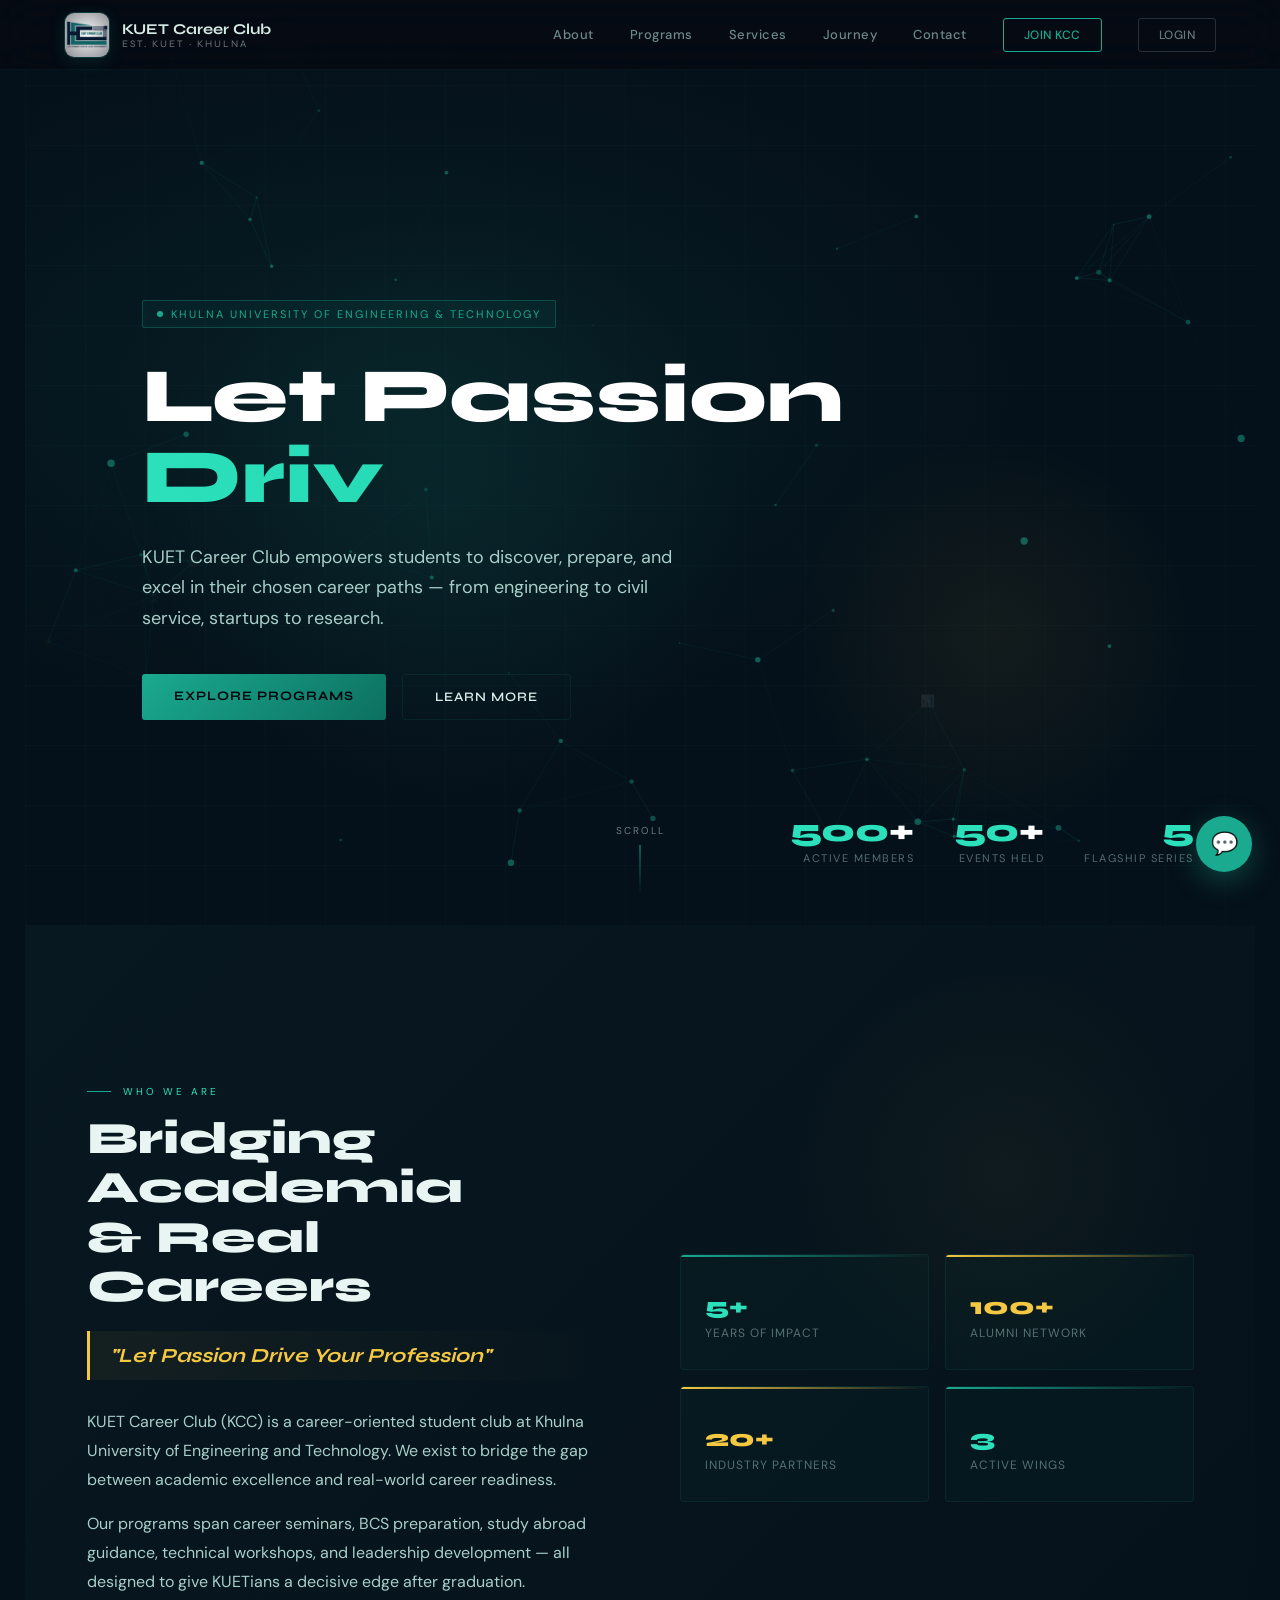
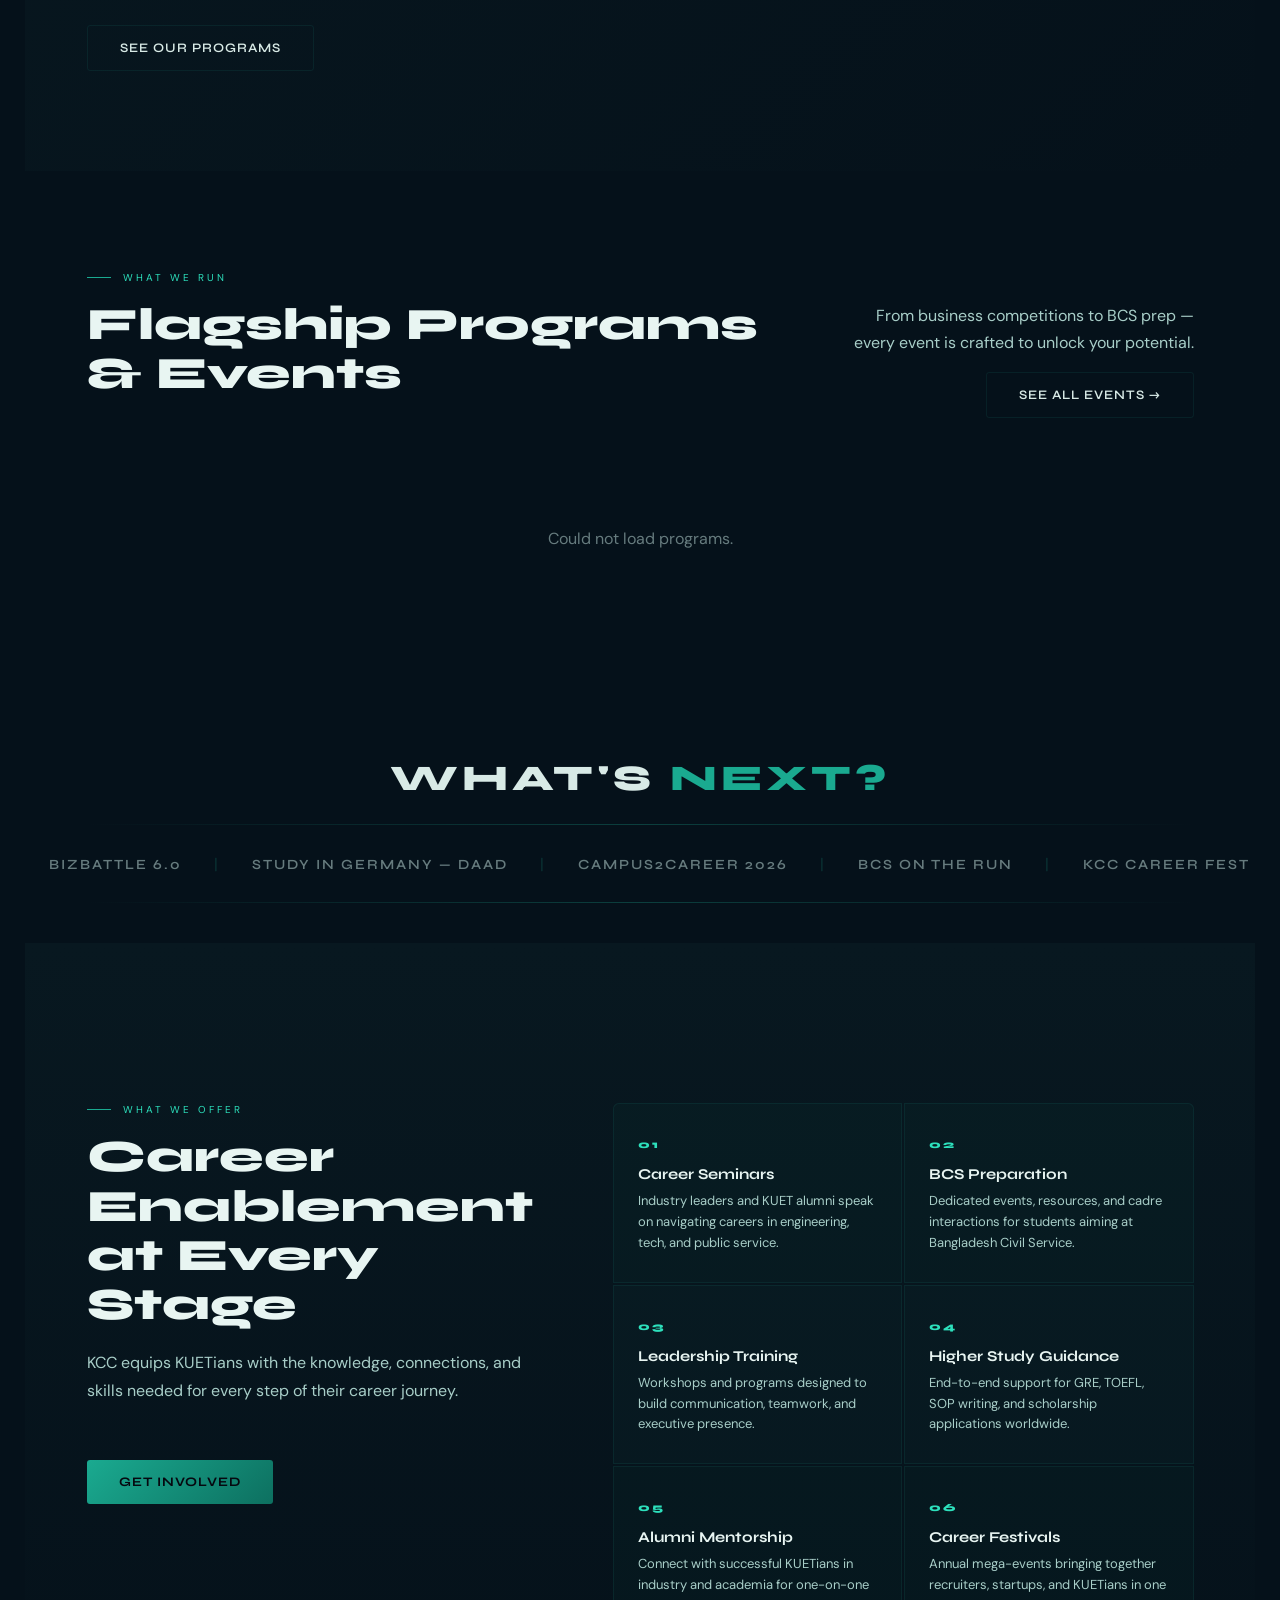
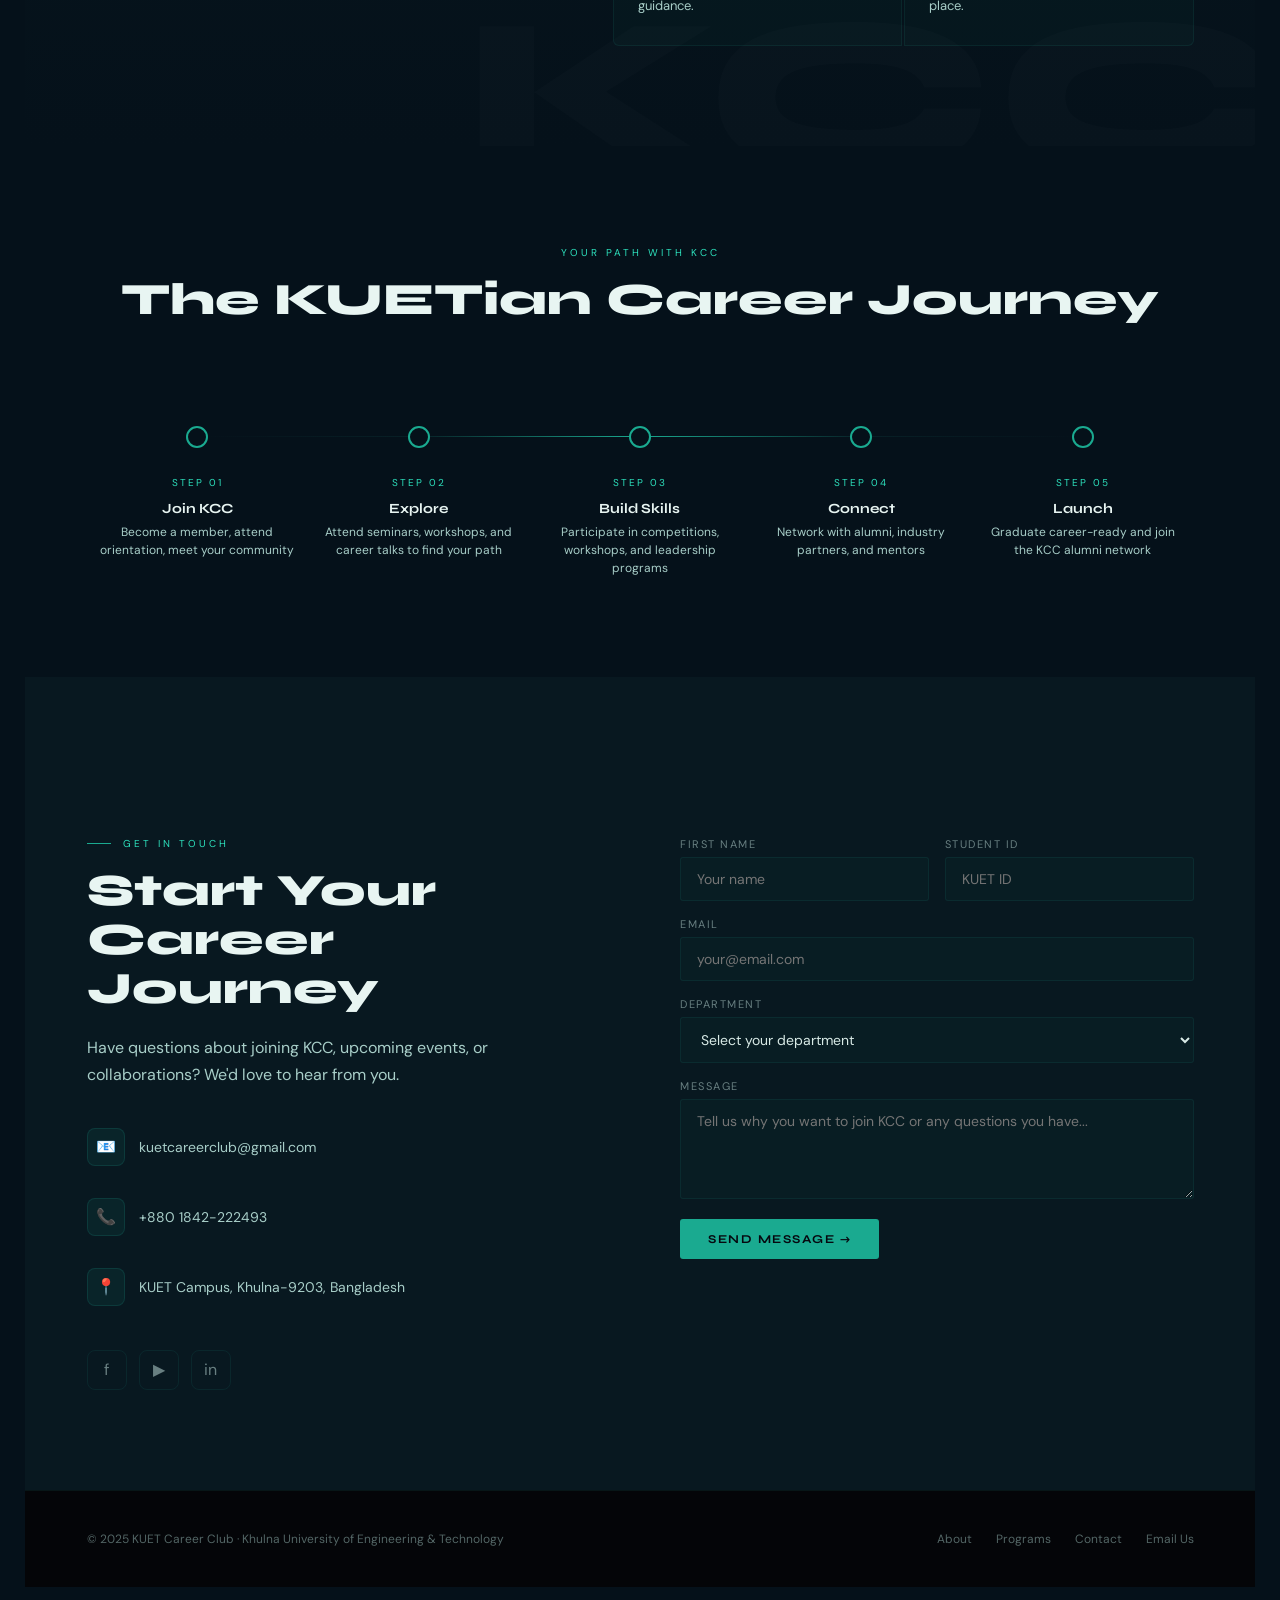
<file: index.html>
<!doctype html>
<html lang="en">
<head>
    <meta charset="UTF-8" />
    <meta name="viewport" content="width=device-width, initial-scale=1.0" />
    <title>KUET Career Club - KCC</title>
    <link href="https://fonts.googleapis.com/css2?family=Syne:wght@400;600;700;800&family=DM+Sans:ital,opsz,wght@0,9..40,300;0,9..40,400;0,9..40,500;0,9..40,600;1,9..40,400&display=swap"
          rel="stylesheet" />
    <link rel="stylesheet" href="style.css" />
</head>
<body>
    <canvas id="mouse-canvas"></canvas>

    <!-- NAV -->
    <nav id="main-nav">
        <a href="#" class="nav-logo">
            <div class="nav-logo-mark">
                <img src="images/lo.jpg" alt="KCC Logo" />
            </div>
            <div class="nav-logo-text">
                KUET Career Club
                <span>Est. KUET · Khulna</span>
            </div>
        </a>
        <ul class="nav-links">
            <li><a href="#about"><span class="link-text">About</span></a></li>
            <li><a href="#programs"><span class="link-text">Programs</span></a></li>
            <li><a href="#services"><span class="link-text">Services</span></a></li>
            <li><a href="#journey"><span class="link-text">Journey</span></a></li>
            <li><a href="#contact"><span class="link-text">Contact</span></a></li>
            <li><a href="#contact" class="nav-cta">Join KCC</a></li>
            <li><a href="admin/login.html" class="nav-login">Login</a></li>
        </ul>
        <button class="nav-hamburger" id="nav-hamburger" onclick="toggleNav()">
            <span></span><span></span><span></span>
        </button>
    </nav>

    <!-- HERO -->
    <section id="hero">
        <canvas id="hero-canvas"></canvas>
        <div class="hero-grid-overlay"></div>
        <div class="hero-glow"></div>
        <div class="hero-glow-2"></div>
        <div class="hero-content">
            <div class="hero-badge">
                <div class="hero-badge-dot"></div>
                Khulna University of Engineering &amp; Technology
            </div>
            <h1 class="hero-title">
                <span class="line">Let Passion</span>
                <span class="line accent" id="typewriter-line">Drive Your Profession</span>
            </h1>
            <p class="hero-sub">
                KUET Career Club empowers students to discover, prepare, and excel in
                their chosen career paths — from engineering to civil service,
                startups to research.
            </p>
            <div class="hero-actions">
                <a href="#programs" class="btn-primary">Explore Programs</a>
                <a href="#about" class="btn-secondary">Learn More</a>
            </div>
        </div>
        <div class="hero-stats">
            <div class="hero-stat">
                <div class="hero-stat-num"><span class="unit">500</span>+</div>
                <div class="hero-stat-label">Active Members</div>
            </div>
            <div class="hero-stat">
                <div class="hero-stat-num"><span class="unit">50</span>+</div>
                <div class="hero-stat-label">Events Held</div>
            </div>
            <div class="hero-stat">
                <div class="hero-stat-num"><span class="unit">5</span></div>
                <div class="hero-stat-label">Flagship Series</div>
            </div>
        </div>
        <div class="scroll-indicator">
            <span>Scroll</span>
            <div class="scroll-line"></div>
        </div>
    </section>

    <!-- ABOUT -->
    <section id="about">
        <div class="about-grid">
            <div class="about-text reveal">
                <div class="section-label">Who We Are</div>
                <h2 class="section-title">Bridging Academia<br />& Real Careers</h2>
                <div class="about-motto">"Let Passion Drive Your Profession"</div>
                <p>
                    KUET Career Club (KCC) is a career-oriented student club at Khulna
                    University of Engineering and Technology. We exist to bridge the gap
                    between academic excellence and real-world career readiness.
                </p>
                <p>
                    Our programs span career seminars, BCS preparation, study abroad
                    guidance, technical workshops, and leadership development — all
                    designed to give KUETians a decisive edge after graduation.
                </p>
                <a href="#programs" class="btn-secondary" style="display:inline-block">See Our Programs</a>
            </div>
            <div class="about-visual reveal">
                <div class="stats-grid">
                    <div class="stat-card">
                        <div class="stat-num"><span class="s-unit">5+</span></div>
                        <div class="stat-label">Years of Impact</div>
                    </div>
                    <div class="stat-card gold-accent">
                        <div class="stat-num"><span class="s-unit" style="color:var(--gold)">100+</span></div>
                        <div class="stat-label">Alumni Network</div>
                    </div>
                    <div class="stat-card gold-accent">
                        <div class="stat-num"><span class="s-unit" style="color:var(--gold)">20+</span></div>
                        <div class="stat-label">Industry Partners</div>
                    </div>
                    <div class="stat-card">
                        <div class="stat-num"><span class="s-unit">3</span></div>
                        <div class="stat-label">Active Wings</div>
                    </div>
                </div>
            </div>
        </div>
    </section>

    <!-- PROGRAMS -->
    <section id="programs">
        <div class="programs-header reveal">
            <div>
                <div class="section-label">What We Run</div>
                <h2 class="section-title">Flagship Programs<br />&amp; Events</h2>
            </div>
            <div style="display:flex;flex-direction:column;align-items:flex-end;gap:16px">
                <p class="section-sub" style="max-width:360px;text-align:right">
                    From business competitions to BCS prep — every event is crafted to unlock your potential.
                </p>
                <a href="events.html" class="btn-secondary" style="display:inline-block">See All Events →</a>
            </div>
        </div>
        <div class="programs-grid" id="programs-grid">
            <div style="grid-column:1/-1;text-align:center;padding:60px 20px;color:var(--muted)">
                <div style="width:32px;height:32px;border:2px solid var(--card-border);border-top-color:var(--cyan);border-radius:50%;animation:spin 0.8s linear infinite;margin:0 auto 16px"></div>
                <p>Loading programs...</p>
            </div>
        </div>
    </section>

    <!-- UPCOMING TICKER -->
    <div class="upcoming-ticker-wrap">
        <div class="upcoming-label">What's <span>Next?</span></div>
        <div class="ticker-line top"></div>
        <div class="ticker-track">
            <div class="ticker-inner" id="ticker-inner">
                <span>BizBattle 6.0</span>
                <span class="sep">|</span>
                <span>Study in Germany — DAAD</span>
                <span class="sep">|</span>
                <span>Campus2Career 2026</span>
                <span class="sep">|</span>
                <span>BCS On The Run</span>
                <span class="sep">|</span>
                <span>KCC Career Fest</span>
                <span class="sep">|</span>
                <span>BizBattle 6.0</span>
                <span class="sep">|</span>
                <span>Study in Germany — DAAD</span>
                <span class="sep">|</span>
                <span>Campus2Career 2026</span>
                <span class="sep">|</span>
                <span>BCS On The Run</span>
                <span class="sep">|</span>
                <span>KCC Career Fest</span>
                <span class="sep">|</span>
            </div>
        </div>
        <div class="ticker-line bottom"></div>
    </div>

    <!-- SERVICES -->
    <section id="services">
        <div class="services-layout">
            <div class="services-intro reveal">
                <div class="section-label">What We Offer</div>
                <h2 class="section-title">Career<br />Enablement<br />at Every Stage</h2>
                <p class="section-sub">
                    KCC equips KUETians with the knowledge, connections, and skills
                    needed for every step of their career journey.
                </p>
                <a href="#contact" class="btn-primary" style="display:inline-block;margin-top:24px">Get Involved</a>
            </div>
            <div class="services-list reveal">
                <div class="service-item">
                    <div class="service-num">01</div>
                    <h4>Career Seminars</h4>
                    <p>Industry leaders and KUET alumni speak on navigating careers in engineering, tech, and public service.</p>
                </div>
                <div class="service-item">
                    <div class="service-num">02</div>
                    <h4>BCS Preparation</h4>
                    <p>Dedicated events, resources, and cadre interactions for students aiming at Bangladesh Civil Service.</p>
                </div>
                <div class="service-item">
                    <div class="service-num">03</div>
                    <h4>Leadership Training</h4>
                    <p>Workshops and programs designed to build communication, teamwork, and executive presence.</p>
                </div>
                <div class="service-item">
                    <div class="service-num">04</div>
                    <h4>Higher Study Guidance</h4>
                    <p>End-to-end support for GRE, TOEFL, SOP writing, and scholarship applications worldwide.</p>
                </div>
                <div class="service-item">
                    <div class="service-num">05</div>
                    <h4>Alumni Mentorship</h4>
                    <p>Connect with successful KUETians in industry and academia for one-on-one guidance.</p>
                </div>
                <div class="service-item">
                    <div class="service-num">06</div>
                    <h4>Career Festivals</h4>
                    <p>Annual mega-events bringing together recruiters, startups, and KUETians in one place.</p>
                </div>
            </div>
        </div>
    </section>

    <!-- JOURNEY -->
    <section id="journey">
        <div class="journey-title-wrap reveal">
            <div class="section-label" style="justify-content:center">Your Path with KCC</div>
            <h2 class="section-title" style="text-align:center">The KUETian Career Journey</h2>
        </div>
        <div class="timeline reveal">
            <div class="tl-item">
                <div class="tl-dot"></div>
                <div class="tl-step">Step 01</div>
                <h4>Join KCC</h4>
                <p>Become a member, attend orientation, meet your community</p>
            </div>
            <div class="tl-item">
                <div class="tl-dot"></div>
                <div class="tl-step">Step 02</div>
                <h4>Explore</h4>
                <p>Attend seminars, workshops, and career talks to find your path</p>
            </div>
            <div class="tl-item">
                <div class="tl-dot"></div>
                <div class="tl-step">Step 03</div>
                <h4>Build Skills</h4>
                <p>Participate in competitions, workshops, and leadership programs</p>
            </div>
            <div class="tl-item">
                <div class="tl-dot"></div>
                <div class="tl-step">Step 04</div>
                <h4>Connect</h4>
                <p>Network with alumni, industry partners, and mentors</p>
            </div>
            <div class="tl-item">
                <div class="tl-dot"></div>
                <div class="tl-step">Step 05</div>
                <h4>Launch</h4>
                <p>Graduate career-ready and join the KCC alumni network</p>
            </div>
        </div>
    </section>

    <!-- CONTACT -->
    <section id="contact">
        <div class="contact-grid">
            <div class="contact-info reveal">
                <div class="section-label">Get In Touch</div>
                <h2 class="section-title">Start Your<br />Career Journey</h2>
                <p>Have questions about joining KCC, upcoming events, or collaborations? We'd love to hear from you.</p>
                <div class="contact-items">
                    <div class="contact-item">
                        <div class="contact-item-icon">📧</div>
                        kuetcareerclub@gmail.com
                    </div>
                    <div class="contact-item">
                        <div class="contact-item-icon">📞</div>
                        +880 1842-222493
                    </div>
                    <div class="contact-item">
                        <div class="contact-item-icon">📍</div>
                        KUET Campus, Khulna-9203, Bangladesh
                    </div>
                </div>
                <div class="social-links">
                    <a href="https://facebook.com/kuetcareerclub" class="social-link" target="_blank">f</a>
                    <a href="https://youtube.com/c/KUETCareerClub" class="social-link" target="_blank">▶</a>
                    <a href="https://bd.linkedin.com/company/kuetcareerclub" class="social-link" target="_blank">in</a>
                </div>
            </div>
            <div class="contact-form reveal">
                <div class="form-row">
                    <div class="form-group">
                        <label>First Name</label>
                        <input type="text" placeholder="Your name" />
                    </div>
                    <div class="form-group">
                        <label>Student ID</label>
                        <input type="text" placeholder="KUET ID" />
                    </div>
                </div>
                <div class="form-group">
                    <label>Email</label>
                    <input type="email" placeholder="your@email.com" />
                </div>
                <div class="form-group">
                    <label>Department</label>
                    <select>
                        <option value="">Select your department</option>
                        <option>CSE</option>
                        <option>EEE</option>
                        <option>ECE</option>
                        <option>ME</option>
                        <option>CE</option>
                        <option>IPE</option>
                        <option>URP</option>
                        <option>Other</option>
                    </select>
                </div>
                <div class="form-group">
                    <label>Message</label>
                    <textarea placeholder="Tell us why you want to join KCC or any questions you have..."></textarea>
                </div>
                <button class="form-submit" onclick="handleFormSubmit(this)">Send Message →</button>
            </div>
        </div>
    </section>

    <!-- FOOTER -->
    <footer>
        <p>© 2025 KUET Career Club · Khulna University of Engineering &amp; Technology</p>
        <div class="footer-links">
            <a href="#about"><span class="link-text">About</span></a>
            <a href="#programs"><span class="link-text">Programs</span></a>
            <a href="#contact"><span class="link-text">Contact</span></a>
            <a href="mailto:kuetcareerclub@gmail.com">Email Us</a>
        </div>
    </footer>

    <!-- CHATBOT -->
    <button class="chat-trigger" id="chat-trigger" title="Chat with KCC Bot">💬</button>
    <div class="chat-window" id="chat-window">
        <div class="chat-header">
            <div class="chat-avatar">KC</div>
            <div class="chat-header-info">
                <h4>KCC Assistant</h4>
                <span>Ask me anything about KCC</span>
            </div>
        </div>
        <div class="chat-messages" id="chat-messages">
            <div class="msg bot">
                <div class="msg-bot-icon">🤖</div>
                <div class="msg-bubble">
                    Hello! 👋 Welcome to KUET Career Club (KCC).

                    I can help you with:
                    ✅ Membership Information
                    ✅ BizBash
                    ✅ BCS On The Run
                    ✅ Study Abroad Guidance
                    ✅ Workshops & Events
                    ✅ Contact Information

                    How can I help you today?
                </div>
            </div>
        </div>
        <div class="chat-quick-btns">
            <button class="quick-btn" onclick="quickAsk('How do I join KCC?')">How to join?</button>
            <button class="quick-btn" onclick="quickAsk('What events does KCC organize?')">Events</button>
            <button class="quick-btn" onclick="quickAsk('Tell me about BizBash')">BizBash</button>
            <button class="quick-btn" onclick="quickAsk('BCS preparation at KCC')">BCS prep</button>
        </div>
        <div class="chat-input-wrap">
            <input class="chat-input" id="chat-input" placeholder="Ask about KCC..." type="text" />
            <button class="chat-send" id="chat-send" onclick="sendMessage()">➤</button>
        </div>
    </div>

    <script src="script.js"></script>
</body>
</html>
</file>
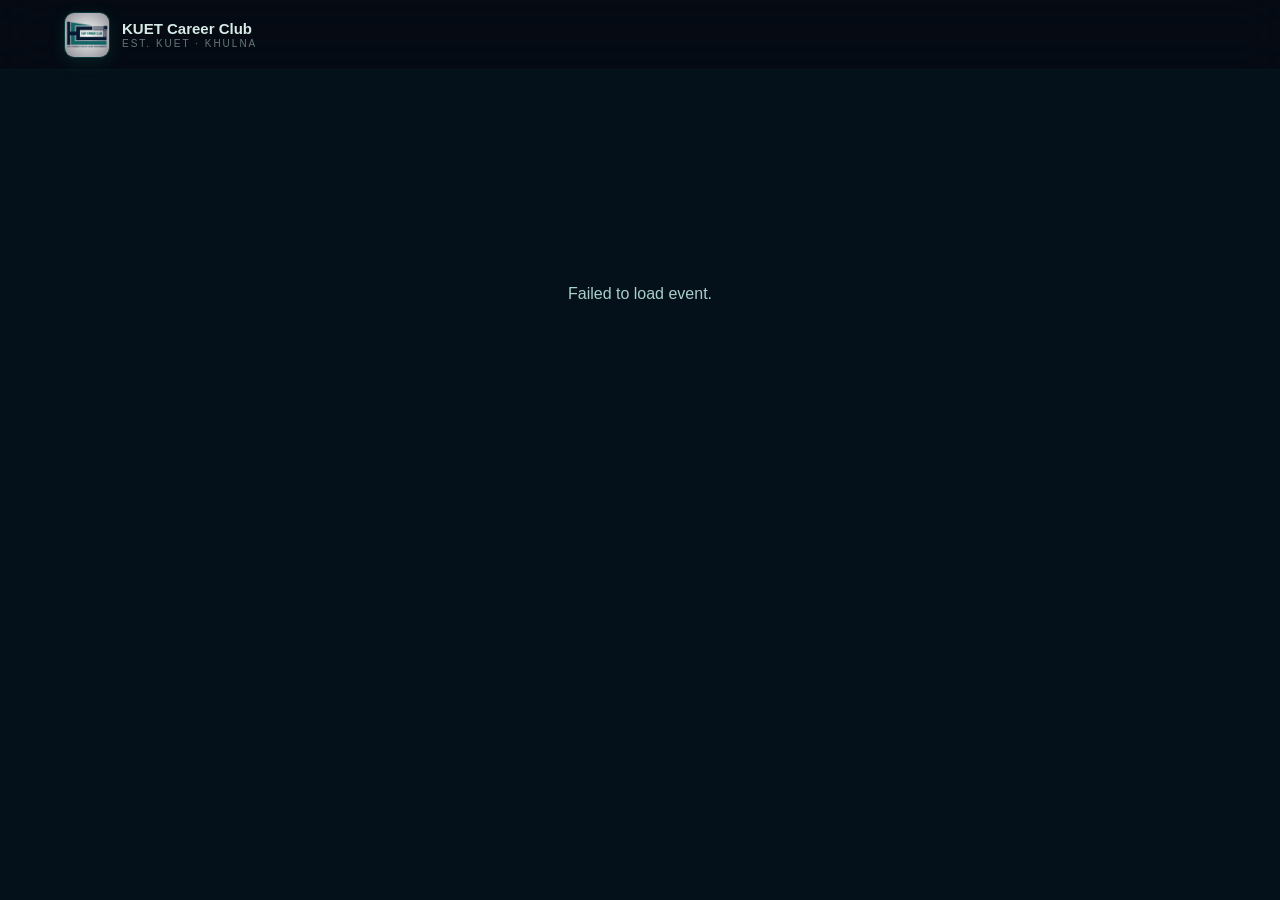
<file: event-detail.html>
<!doctype html>
<html lang="en">
<head>
    <meta charset="UTF-8">
    <meta name="viewport" content="width=device-width, initial-scale=1.0">
    <title>Event Details - KUET Career Club</title>

    <link rel="stylesheet" href="style.css">

    <style>
        .detail-wrap {
            max-width: 1100px;
            margin: 140px auto 80px;
            padding: 0 5%;
        }

        .back-btn {
            display: inline-flex;
            align-items: center;
            gap: 8px;
            text-decoration: none;
            color: var(--cyan);
            margin-bottom: 24px;
        }

        .detail-card {
            background: var(--card);
            border: 1px solid var(--card-border);
            border-radius: 12px;
            overflow: hidden;
        }

        .detail-banner {
            height: 420px;
            overflow: hidden;
            background: rgba(26,144,128,.08);
        }

            .detail-banner img {
                width: 100%;
                height: 100%;
                object-fit: cover;
            }

        .detail-content {
            padding: 40px;
        }

        .detail-title {
            font-size: 42px;
            font-weight: 800;
            margin-bottom: 18px;
        }

        .detail-meta {
            display: flex;
            flex-wrap: wrap;
            gap: 18px;
            margin-bottom: 28px;
            color: var(--muted);
        }

        .detail-description {
            line-height: 1.8;
            color: var(--text);
            font-size: 16px;
        }

        .register-btn {
            margin-top: 30px;
            display: inline-block;
            background: var(--cyan);
            color: #000;
            text-decoration: none;
            padding: 14px 24px;
            font-weight: 700;
            border-radius: 4px;
        }

        .loading {
            text-align: center;
            padding: 120px 20px;
        }

        @media(max-width:768px) {

            .detail-banner {
                height: 250px;
            }

            .detail-title {
                font-size: 28px;
            }

            .detail-content {
                padding: 24px;
            }
        }
    </style>
</head>

<body>

    <nav id="main-nav">
        <a href="index.html" class="nav-logo">
            <div class="nav-logo-mark">
                <img src="images/lo.jpg" alt="">
            </div>
            <div class="nav-logo-text">
                KUET Career Club
                <span>Est. KUET · Khulna</span>
            </div>
        </a>
    </nav>

    <div class="detail-wrap">

        <div id="event-detail">

            <div class="loading">
                Loading event details...
            </div>

        </div>

    </div>

    <script src="script.js"></script>

    <script>

        function formatDate(d) {

            if (!d) return "TBA";

            try {

                let date;

                if (typeof d === "string" && d.indexOf("/Date(") !== -1) {

                    const ms = parseInt(
                        d.replace("/Date(", "")
                            .replace(")/", "")
                            .split("+")[0]
                    );

                    date = new Date(ms);

                } else {

                    date = new Date(d);

                }

                return date.toLocaleDateString(
                    "en-GB",
                    {
                        day: "numeric",
                        month: "long",
                        year: "numeric"
                    }
                );

            } catch {

                return "TBA";

            }

        }

        const params = new URLSearchParams(window.location.search);
        const eventId = params.get("id");

        fetch("/api/GetEvents.ashx?type=all")
            .then(res => res.json())
            .then(data => {

                const event = data.find(
                    e => String(e.Id) === String(eventId)
                );

                if (!event) {

                    document.getElementById("event-detail").innerHTML =
                        `
            <div class="loading">
                Event not found.
            </div>
            `;
                    return;
                }

                const imageHtml = event.ImageUrl
                    ?
                    `<img src="${event.ImageUrl}" alt="${event.Title}">`
                    :
                    `<div style="height:100%;display:flex;align-items:center;justify-content:center;font-size:80px;">🎯</div>`;

                const isUpcoming =
                    event.Status &&
                    event.Status.toLowerCase() === "upcoming";

                document.getElementById("event-detail").innerHTML =
                    `
        <a href="events.html" class="back-btn">
            ← Back to Events
        </a>

        <div class="detail-card">

            <div class="detail-banner">
                ${imageHtml}
            </div>

            <div class="detail-content">

                <h1 class="detail-title">
                    ${event.Title}
                </h1>

                <div class="detail-meta">

                    <span>
                        📅 ${formatDate(event.EventDate)}
                    </span>

                    <span>
                        📍 ${event.Location || "KUET Campus"}
                    </span>

                    <span>
                        ${isUpcoming ? "🟢 Upcoming" : "⚪ Past"}
                    </span>

                </div>

                <div class="detail-description">
                    ${event.Description || "No description available."}
                </div>

                ${isUpcoming
                        ?
                        `<a href="events.html" class="register-btn">
                        Register Now
                    </a>`
                        :
                        ""
                    }

            </div>

        </div>
        `;

            })
            .catch(() => {

                document.getElementById("event-detail").innerHTML =
                    `
        <div class="loading">
            Failed to load event.
        </div>
        `;

            });

    </script>

</body>
</html>
</file>
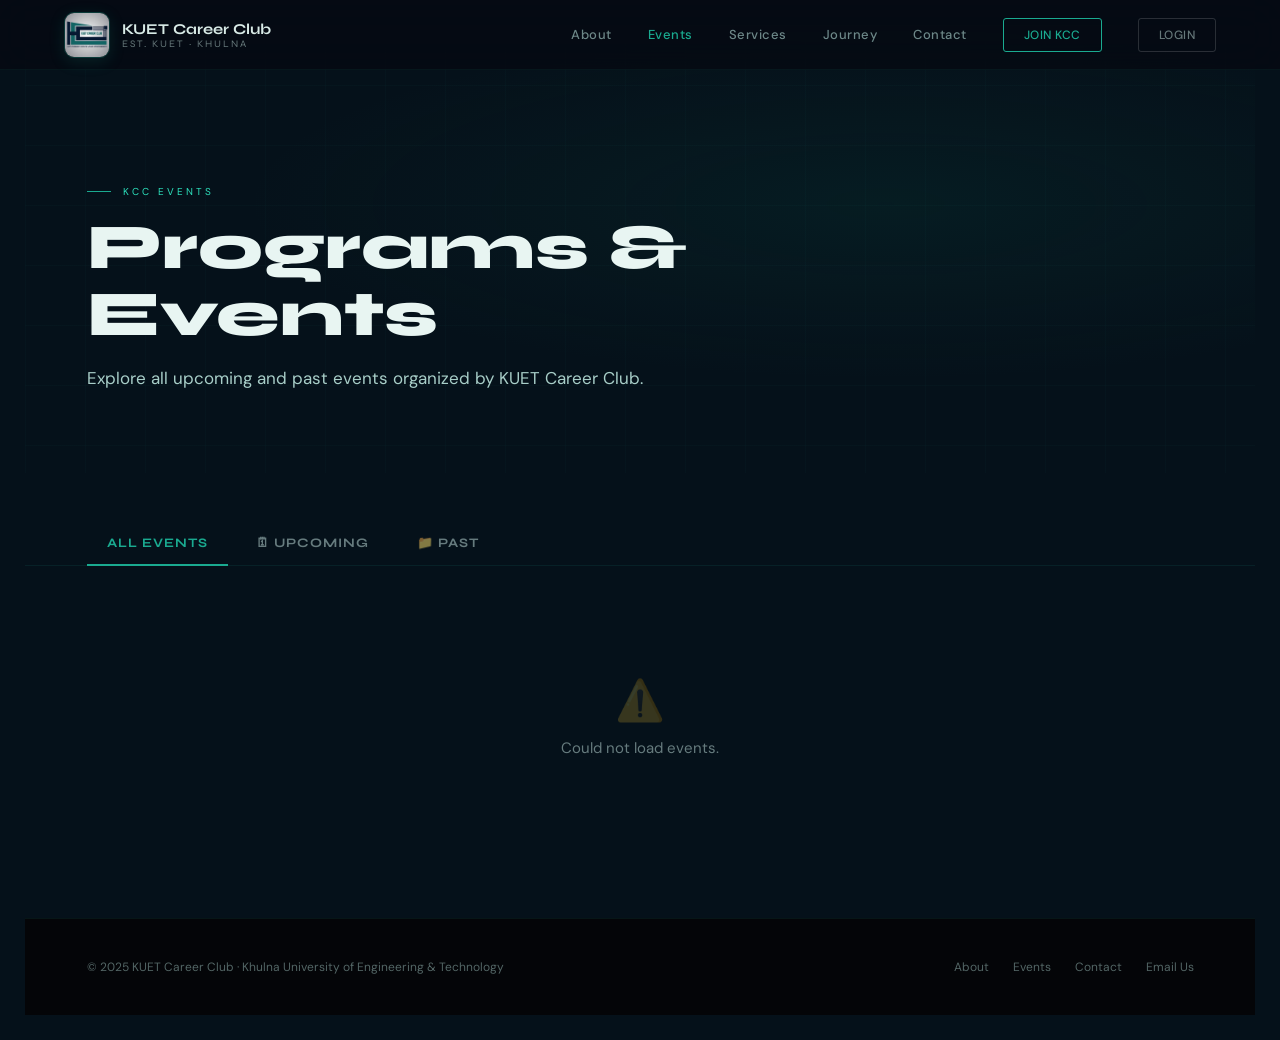
<file: events.html>
<!doctype html>
<html lang="en">
<head>
    <meta charset="UTF-8" />
    <meta name="viewport" content="width=device-width, initial-scale=1.0" />
    <title>Events — KUET Career Club</title>
    <link href="https://fonts.googleapis.com/css2?family=Syne:wght@400;600;700;800&family=DM+Sans:ital,opsz,wght@0,9..40,300;0,9..40,400;0,9..40,500;0,9..40,600;1,9..40,400&display=swap" rel="stylesheet" />
    <link rel="stylesheet" href="style.css" />
    <style>
        /* ─── HERO ─── */
        .events-hero {
            position: relative;
            padding: 160px 5% 80px;
            background: radial-gradient(ellipse 80% 60% at 70% 40%, rgba(13,90,79,0.15) 0%, transparent 65%), var(--bg);
            overflow: hidden;
        }

            .events-hero::before {
                content: "";
                position: absolute;
                inset: 0;
                background-image: linear-gradient(rgba(26,170,144,0.03) 1px, transparent 1px), linear-gradient(90deg, rgba(26,170,144,0.03) 1px, transparent 1px);
                background-size: 60px 60px;
                pointer-events: none;
            }

        .events-hero-content {
            position: relative;
            z-index: 2;
            max-width: 700px;
        }

        .events-hero h1 {
            font-size: clamp(36px, 5vw, 64px);
            font-weight: 800;
            line-height: 1.05;
            margin-bottom: 16px;
            color: var(--heading, #e8f5f2);
        }

        .events-hero p {
            font-size: 17px;
            color: var(--body-text, #a8cec8);
            line-height: 1.7;
        }

        /* ─── FILTER TABS ─── */
        .filter-bar {
            padding: 0 5%;
            margin-top: 48px;
            display: flex;
            gap: 8px;
            flex-wrap: wrap;
            align-items: center;
            border-bottom: 1px solid var(--card-border);
            padding-bottom: 0;
        }

        .filter-btn {
            background: transparent;
            border: none;
            color: var(--muted);
            font-family: "Syne", sans-serif;
            font-weight: 700;
            font-size: 13px;
            letter-spacing: 1px;
            text-transform: uppercase;
            padding: 14px 20px;
            cursor: pointer;
            position: relative;
            transition: color 0.2s;
        }

            .filter-btn::after {
                content: "";
                position: absolute;
                bottom: -1px;
                left: 0;
                right: 0;
                height: 2px;
                background: var(--cyan);
                transform: scaleX(0);
                transition: transform 0.25s;
            }

            .filter-btn.active {
                color: var(--cyan);
            }

                .filter-btn.active::after {
                    transform: scaleX(1);
                }

            .filter-btn:hover {
                color: var(--text);
            }

        /* ─── EVENTS SECTION ─── */
        .events-section {
            padding: 48px 5% 100px;
        }

        /* ─── SECTION DIVIDER ─── */
        .events-group-label {
            font-family: "Syne", sans-serif;
            font-size: 10px;
            font-weight: 700;
            letter-spacing: 3px;
            text-transform: uppercase;
            color: var(--accent-teal, #2de0bc);
            margin-bottom: 20px;
            margin-top: 40px;
            display: flex;
            align-items: center;
            gap: 12px;
        }

            .events-group-label:first-child {
                margin-top: 0;
            }

            .events-group-label::before {
                content: "";
                width: 24px;
                height: 1px;
                background: var(--accent-teal, #2de0bc);
            }

        /* ─── GRID ─── */
        .events-grid {
            display: grid;
            grid-template-columns: repeat(auto-fill, minmax(300px, 1fr));
            gap: 24px;
            margin-bottom: 16px;
        }

        /* ─── CARD ─── */
        .event-card {
            background: var(--card);
            border: 1px solid var(--card-border);
            border-radius: 10px;
            overflow: hidden;
            display: flex;
            flex-direction: column;
            cursor: pointer;
            transition: transform 0.3s ease, border-color 0.3s ease, box-shadow 0.3s ease;
            text-decoration: none;
        }

            .event-card:hover {
                transform: translateY(-6px);
                border-color: rgba(26,170,144,0.3);
                box-shadow: 0 20px 50px rgba(13,90,79,0.25);
            }

            .event-card.upcoming-card {
                border-top: 2px solid var(--cyan);
            }

            .event-card.past-card {
                border-top: 2px solid rgba(200,230,225,0.2);
            }

        /* ─── CARD IMAGE ─── */
        .card-img {
            position: relative;
            height: 190px;
            overflow: hidden;
            background: rgba(26,144,128,0.05);
            flex-shrink: 0;
        }

            .card-img img {
                width: 100%;
                height: 100%;
                object-fit: cover;
                transition: transform 0.5s ease;
                display: block;
            }

        .event-card:hover .card-img img {
            transform: scale(1.06);
        }

        .card-img-placeholder {
            width: 100%;
            height: 100%;
            display: flex;
            align-items: center;
            justify-content: center;
            font-size: 44px;
            background: linear-gradient(135deg, rgba(26,144,128,0.1), rgba(26,144,128,0.02));
        }

        .card-img-overlay {
            position: absolute;
            inset: 0;
            background: linear-gradient(to top, rgba(6,8,15,0.75) 0%, transparent 55%);
            display: flex;
            align-items: flex-end;
            justify-content: space-between;
            padding: 12px;
        }

        .card-status-badge {
            font-size: 10px;
            font-weight: 700;
            letter-spacing: 1.5px;
            text-transform: uppercase;
            padding: 4px 10px;
            border-radius: 2px;
            border: 1px solid;
        }

            .card-status-badge.upcoming {
                color: var(--cyan);
                border-color: rgba(26,170,144,0.4);
                background: rgba(26,170,144,0.12);
            }

            .card-status-badge.past {
                color: var(--muted);
                border-color: rgba(200,230,225,0.15);
                background: rgba(200,230,225,0.05);
            }

        .card-date-badge {
            font-size: 10px;
            color: rgba(255,255,255,0.7);
            letter-spacing: 0.5px;
        }

        /* ─── CARD BODY ─── */
        .card-body {
            padding: 20px;
            flex: 1;
            display: flex;
            flex-direction: column;
            gap: 10px;
        }

        .card-title {
            font-family: "Syne", sans-serif;
            font-size: 16px;
            font-weight: 700;
            color: var(--heading, #e8f5f2);
            line-height: 1.3;
            margin: 0;
        }

        .card-location {
            font-size: 12px;
            color: var(--muted);
            display: flex;
            align-items: center;
            gap: 5px;
        }

        .card-actions {
            display: flex;
            gap: 8px;
            margin-top: auto;
            padding-top: 12px;
            border-top: 1px solid rgba(26,144,128,0.08);
        }

        .card-btn {
            flex: 1;
            padding: 9px 14px;
            border-radius: 4px;
            font-family: "Syne", sans-serif;
            font-weight: 700;
            font-size: 11px;
            letter-spacing: 1px;
            text-transform: uppercase;
            cursor: pointer;
            border: none;
            text-align: center;
            transition: opacity 0.2s, transform 0.2s;
            text-decoration: none;
            display: inline-block;
        }

            .card-btn:hover {
                opacity: 0.88;
                transform: translateY(-1px);
            }

            .card-btn.primary {
                background: var(--cyan);
                color: #06080f;
            }

            .card-btn.outline {
                background: transparent;
                color: var(--muted);
                border: 1px solid var(--card-border);
            }

                .card-btn.outline:hover {
                    border-color: rgba(200,230,225,0.3);
                    color: var(--text);
                }

        /* ─── LOADING / EMPTY ─── */
        .loading-wrap {
            text-align: center;
            padding: 80px 20px;
            color: var(--muted);
        }

        .loading-spinner {
            width: 32px;
            height: 32px;
            border: 2px solid var(--card-border);
            border-top-color: var(--cyan);
            border-radius: 50%;
            animation: spin 0.8s linear infinite;
            margin: 0 auto 16px;
        }

        @keyframes spin {
            to {
                transform: rotate(360deg);
            }
        }

        .empty-state {
            text-align: center;
            padding: 60px 20px;
            color: var(--muted);
            font-size: 15px;
        }

        .empty-icon {
            font-size: 40px;
            margin-bottom: 12px;
            opacity: 0.4;
        }

        /* ─── REGISTER MODAL ─── */
        .modal-overlay {
            position: fixed;
            inset: 0;
            background: rgba(5,17,26,0.88);
            backdrop-filter: blur(8px);
            z-index: 3000;
            display: flex;
            align-items: center;
            justify-content: center;
            padding: 20px;
            opacity: 0;
            pointer-events: none;
            transition: opacity 0.3s;
        }

            .modal-overlay.visible {
                opacity: 1;
                pointer-events: all;
            }

        .modal {
            background: #0c1824;
            border: 1px solid rgba(26,170,144,0.15);
            border-radius: 12px;
            padding: 36px;
            width: 100%;
            max-width: 480px;
            position: relative;
            transform: translateY(20px);
            transition: transform 0.3s;
            max-height: 90vh;
            overflow-y: auto;
        }

        .modal-overlay.visible .modal {
            transform: translateY(0);
        }

        .modal-close {
            position: absolute;
            top: 16px;
            right: 16px;
            background: transparent;
            border: none;
            color: var(--muted);
            font-size: 20px;
            cursor: pointer;
            width: 32px;
            height: 32px;
            display: flex;
            align-items: center;
            justify-content: center;
            border-radius: 50%;
            transition: background 0.2s, color 0.2s;
        }

            .modal-close:hover {
                background: rgba(255,255,255,0.06);
                color: var(--text);
            }

        .modal h3 {
            font-size: 20px;
            font-weight: 800;
            color: var(--heading, #e8f5f2);
            margin-bottom: 6px;
        }

        .modal-event-name {
            font-size: 12px;
            color: var(--cyan);
            letter-spacing: 1px;
            text-transform: uppercase;
            margin-bottom: 24px;
        }

        .form-group {
            display: flex;
            flex-direction: column;
            gap: 6px;
            margin-bottom: 14px;
        }

            .form-group label {
                font-size: 11px;
                letter-spacing: 1.5px;
                text-transform: uppercase;
                color: var(--muted);
            }

            .form-group input, .form-group select {
                background: rgba(26,144,128,0.04);
                border: 1px solid var(--card-border);
                color: var(--text);
                padding: 11px 14px;
                font-family: "DM Sans", sans-serif;
                font-size: 14px;
                border-radius: 4px;
                outline: none;
                transition: border-color 0.2s;
                width: 100%;
            }

                .form-group input:focus, .form-group select:focus {
                    border-color: rgba(26,170,144,0.4);
                }

                .form-group input::placeholder {
                    color: var(--muted);
                }

                .form-group select option {
                    background: #0c1824;
                    color: var(--text);
                }

        .form-row {
            display: grid;
            grid-template-columns: 1fr 1fr;
            gap: 14px;
        }

        .form-submit {
            width: 100%;
            background: var(--cyan);
            color: #06080f;
            padding: 13px 24px;
            border: none;
            font-family: "Syne", sans-serif;
            font-weight: 700;
            font-size: 12px;
            letter-spacing: 1.5px;
            text-transform: uppercase;
            cursor: pointer;
            border-radius: 4px;
            transition: opacity 0.2s;
            margin-top: 8px;
        }

            .form-submit:hover {
                opacity: 0.88;
            }

        @media (max-width: 768px) {
            .events-grid {
                grid-template-columns: 1fr;
            }

            .form-row {
                grid-template-columns: 1fr;
            }

            .filter-bar {
                gap: 0;
            }

            .filter-btn {
                padding: 12px 14px;
                font-size: 12px;
            }
        }
    </style>
</head>
<body>
    <canvas id="mouse-canvas"></canvas>

    <!-- NAV -->
    <nav id="main-nav">
        <a href="index.html" class="nav-logo">
            <div class="nav-logo-mark"><img src="images/lo.jpg" alt="KCC Logo" /></div>
            <div class="nav-logo-text">KUET Career Club <span>Est. KUET · Khulna</span></div>
        </a>
        <ul class="nav-links">
            <li><a href="index.html#about"><span class="link-text">About</span></a></li>
            <li><a href="events.html" style="color:var(--cyan)"><span class="link-text">Events</span></a></li>
            <li><a href="index.html#services"><span class="link-text">Services</span></a></li>
            <li><a href="index.html#journey"><span class="link-text">Journey</span></a></li>
            <li><a href="index.html#contact"><span class="link-text">Contact</span></a></li>
            <li><a href="index.html#contact" class="nav-cta">Join KCC</a></li>
            <li><a href="admin/login.html" class="nav-login">Login</a></li>
        </ul>
        <button class="nav-hamburger" id="nav-hamburger" onclick="toggleNav()">
            <span></span><span></span><span></span>
        </button>
    </nav>

    <!-- HERO -->
    <div class="events-hero">
        <div class="events-hero-content reveal">
            <div class="section-label">KCC Events</div>
            <h1>Programs &amp; Events</h1>
            <p>Explore all upcoming and past events organized by KUET Career Club.</p>
        </div>
    </div>

    <!-- FILTER BAR -->
    <div class="filter-bar">
        <button class="filter-btn active" onclick="filterEvents('all', this)">All Events</button>
        <button class="filter-btn" onclick="filterEvents('upcoming', this)">🗓 Upcoming</button>
        <button class="filter-btn" onclick="filterEvents('past', this)">📁 Past</button>
    </div>

    <!-- EVENTS SECTION -->
    <div class="events-section" id="events-section">
        <div class="loading-wrap">
            <div class="loading-spinner"></div>
            <p>Loading events...</p>
        </div>
    </div>

    <!-- FOOTER -->
    <footer>
        <p>© 2025 KUET Career Club · Khulna University of Engineering &amp; Technology</p>
        <div class="footer-links">
            <a href="index.html#about"><span class="link-text">About</span></a>
            <a href="events.html"><span class="link-text">Events</span></a>
            <a href="index.html#contact"><span class="link-text">Contact</span></a>
            <a href="mailto:kuetcareerclub@gmail.com">Email Us</a>
        </div>
    </footer>

    <!-- REGISTER MODAL -->
    <div class="modal-overlay" id="reg-modal">
        <div class="modal">
            <button class="modal-close" onclick="closeReg()">✕</button>
            <h3>Event Registration</h3>
            <p class="modal-event-name" id="reg-event-name"></p>
            <div class="form-group">
                <label>Full Name</label>
                <input type="text" id="reg-name" placeholder="Your full name" />
            </div>
            <div class="form-row">
                <div class="form-group">
                    <label>Student ID</label>
                    <input type="text" id="reg-id" placeholder="KUET ID" />
                </div>
                <div class="form-group">
                    <label>Year</label>
                    <select id="reg-year">
                        <option value="">Select year</option>
                        <option>1st Year</option>
                        <option>2nd Year</option>
                        <option>3rd Year</option>
                        <option>4th Year</option>
                    </select>
                </div>
            </div>
            <div class="form-group">
                <label>Email</label>
                <input type="email" id="reg-email" placeholder="your@email.com" />
            </div>
            <div class="form-group">
                <label>Department</label>
                <select id="reg-dept">
                    <option value="">Select department</option>
                    <option>CSE</option>
                    <option>EEE</option>
                    <option>ECE</option>
                    <option>ME</option>
                    <option>CE</option>
                    <option>IPE</option>
                    <option>URP</option>
                    <option>Other</option>
                </select>
            </div>
            <button class="form-submit" onclick="submitReg(this)">Confirm Registration →</button>
        </div>
    </div>

    <script src="script.js"></script>
    <script>
        // NAV
        //const nav = document.getElementById("main-nav");
        //window.addEventListener("scroll", () => nav.classList.toggle("scrolled", window.scrollY > 50));

        // DATE FORMAT
        function formatDate(d) {
            if (!d) return "TBA";
            try {
                let date;
                if (typeof d === "string" && d.indexOf("/Date(") !== -1) {
                    const ms = parseInt(d.replace("/Date(", "").replace(")/", "").split("+")[0]);
                    date = new Date(ms);
                } else {
                    date = new Date(d);
                }
                if (isNaN(date.getTime())) return "TBA";
                return date.toLocaleDateString("en-GB", { day: "numeric", month: "short", year: "numeric" });
            } catch { return "TBA"; }
        }

        // ALL EVENTS STORE
        let allEvents = [];
        let currentFilter = "all";

        // LOAD
        function loadEvents() {
            console.log("LOAD EVENTS CALLED");

            document.getElementById("events-section").innerHTML =
                `<div class="loading-wrap"><div class="loading-spinner"></div><p>Loading events...</p></div>`;

            fetch("/api/GetEvents.ashx?type=all")
                .then(res => res.json())
                .then(data => {
                    console.log("RAW DATA:", data);

                    allEvents = data;
                    renderEvents(allEvents);
                })
                .catch(err => {
                    console.error("FETCH ERROR:", err);

                    document.getElementById("events-section").innerHTML =
                        `<div class="empty-state"><div class="empty-icon">⚠️</div><p>Could not load events.</p></div>`;
                });
        }

        // FILTER
        function filterEvents(type, btn) {
            currentFilter = type;
            document.querySelectorAll(".filter-btn").forEach(b => b.classList.remove("active"));
            btn.classList.add("active");
            if (type === "all") renderEvents(allEvents);
            else renderEvents(allEvents.filter(e => e.Status && e.Status.toLowerCase() === type));
        }

        function safe(val) {
            return (val || "").toString();
        }

        // RENDER
        function renderEvents(events) {
            const section = document.getElementById("events-section");
            if (!events || events.length === 0) {
                section.innerHTML = `<div class="empty-state"><div class="empty-icon">📭</div><p>No events found.</p></div>`;
                return;
            }

            const upcoming = events.filter(e => (e.Status || "").toLowerCase() === "upcoming");
            const past = events.filter(e => (e.Status || "").toLowerCase() === "past");

            let html = "";

            if (upcoming.length > 0) {
                html += `<div class="events-group-label">Upcoming Events</div>`;
                html += `<div class="events-grid">`;
                html += upcoming.map(ev => buildCard(ev)).join("");
                html += `</div>`;
            }

            if (past.length > 0) {
                html += `<div class="events-group-label">Past Events</div>`;
                html += `<div class="events-grid">`;
                html += past.map(ev => buildCard(ev)).join("");
                html += `</div>`;
            }

            section.innerHTML = html;
            section.querySelectorAll(".reveal").forEach(el => observer.observe(el));
        }

        // BUILD CARD
        function buildCard(ev) {
            const isUpcoming = ev.Status && ev.Status.toLowerCase() === "upcoming";
            const imgHtml = ev.ImageUrl
                ? `<img src="${ev.ImageUrl}" alt="${ev.Title}" onerror="this.parentElement.innerHTML='<div class=\\'card-img-placeholder\\'>🎯</div>'" />`
                : `<div class="card-img-placeholder">🎯</div>`;

            const detailUrl = `event-detail.html?id=${ev.Id}`;

            return `
                <div class="event-card ${isUpcoming ? 'upcoming-card' : 'past-card'} reveal">
                  <div class="card-img">
                    ${imgHtml}
                    <div class="card-img-overlay">
                      <span class="card-status-badge ${isUpcoming ? 'upcoming' : 'past'}">${isUpcoming ? 'Upcoming' : 'Past'}</span>
                      <span class="card-date-badge">${formatDate(ev.EventDate)}</span>
                    </div>
                  </div>
                  <div class="card-body">
                    <h3 class="card-title">${ev.Title}</h3>
                    <div class="card-location">📍 ${ev.Location || 'KUET Campus'}</div>
                    <div class="card-actions">
                      <a href="${detailUrl}" class="card-btn outline">View Details</a>
                      ${isUpcoming ? `<button class="card-btn primary" onclick="openReg('${ev.Title.replace(/'/g, "\\'")}')">Register Now</button>` : ""}
                    </div>
                  </div>
                </div>
              `;
        }

        // REGISTER
        function openReg(eventName) {
            document.getElementById("reg-event-name").textContent = eventName;
            document.getElementById("reg-modal").classList.add("visible");
            document.body.style.overflow = "hidden";
        }
        function closeReg() {
            document.getElementById("reg-modal").classList.remove("visible");
            document.body.style.overflow = "";
        }
        document.getElementById("reg-modal").addEventListener("click", function (e) {
            if (e.target === this) closeReg();
        });

        function submitReg(btn) {
            const name = document.getElementById("reg-name").value.trim();
            const email = document.getElementById("reg-email").value.trim();
            const dept = document.getElementById("reg-dept").value;
            const eventName = document.getElementById("reg-event-name").textContent;

            if (!name || !email || !dept) {
                alert("Please fill in Name, Email and Department.");
                return;
            }

            btn.textContent = "Submitting...";
            btn.disabled = true;

            const fd = new FormData();
            fd.append("fullName", name);
            fd.append("studentId", document.getElementById("reg-id").value.trim());
            fd.append("year", document.getElementById("reg-year").value);
            fd.append("email", email);
            fd.append("department", dept);
            fd.append("eventName", eventName);
           

            fetch("/api/RegisterEvent.ashx", { method: "POST", body: fd })
                .then(r => r.json())
                .then(data => {
                    if (data.success) {
                        btn.textContent = "✓ Registered!";
                        btn.style.background = "#00e676";
                        setTimeout(() => {
                            closeReg();
                            btn.textContent = "Confirm Registration →";
                            btn.disabled = false;
                            btn.style.background = "";
                        }, 2000);
                    } else {
                        alert("Error: " + data.message);
                        btn.textContent = "Confirm Registration →";
                        btn.disabled = false;
                    }
                })
                .catch(() => {
                    alert("Something went wrong.");
                    btn.textContent = "Confirm Registration →";
                    btn.disabled = false;
                });
        }

        loadEvents();
    </script>
</body>
</html>
</file>
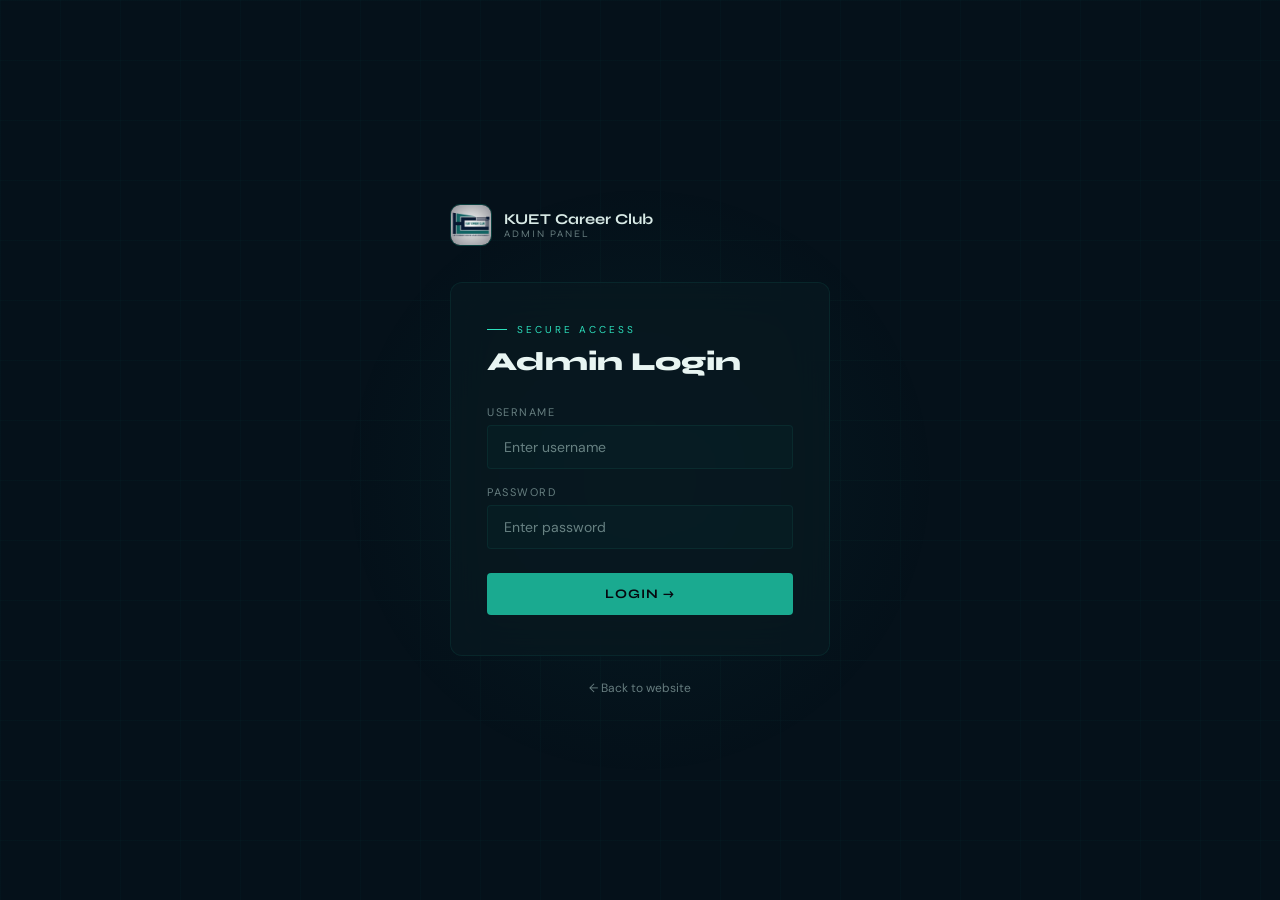
<file: admin/contacts.html>
<!doctype html>
<html lang="en">
  <head>
    <meta charset="UTF-8" />
    <meta name="viewport" content="width=device-width, initial-scale=1.0" />
    <title>Contact Forms — KCC Admin</title>
    <link
      href="https://fonts.googleapis.com/css2?family=Syne:wght@400;600;700;800&family=DM+Sans:ital,opsz,wght@0,9..40,300;0,9..40,400;0,9..40,500;0,9..40,600;1,9..40,400&display=swap"
      rel="stylesheet"
    />
    <style>
      :root {
        --bg: #05111a;
        --surface: #081820;
        --card: rgba(26, 144, 128, 0.04);
        --card-border: rgba(26, 144, 128, 0.12);
        --cyan: #1aaa90;
        --gold: #f5c842;
        --text: #d8eae6;
        --muted: rgba(200, 230, 225, 0.5);
        --heading: #e8f5f2;
        --body-text: #a8cec8;
        --accent-teal: #2de0bc;
        --dim: rgba(180, 220, 215, 0.45);
        --sidebar-w: 220px;
      }
      *, *::before, *::after { box-sizing: border-box; margin: 0; padding: 0; }
      body { font-family: "DM Sans", sans-serif; background: var(--bg); color: var(--text); min-height: 100vh; display: flex; }

      /* ─── SIDEBAR ─── */
      .sidebar { width: var(--sidebar-w); background: var(--surface); border-right: 1px solid var(--card-border); display: flex; flex-direction: column; position: fixed; top: 0; left: 0; bottom: 0; z-index: 100; }
      .sidebar-logo { display: flex; align-items: center; gap: 10px; padding: 24px 20px; border-bottom: 1px solid var(--card-border); text-decoration: none; }
      .sidebar-logo-mark { width: 36px; height: 36px; border-radius: 8px; overflow: hidden; border: 1px solid rgba(26,170,144,0.3); flex-shrink: 0; }
      .sidebar-logo-mark img { width: 100%; height: 100%; object-fit: cover; }
      .sidebar-logo-text { font-family: "Syne", sans-serif; font-weight: 700; font-size: 13px; color: var(--text); line-height: 1.2; }
      .sidebar-logo-text span { display: block; font-size: 9px; color: var(--accent-teal); font-weight: 400; letter-spacing: 2px; text-transform: uppercase; }
      .sidebar-nav { flex: 1; padding: 20px 0; }
      .sidebar-nav a { display: flex; align-items: center; gap: 10px; padding: 11px 20px; color: var(--muted); text-decoration: none; font-size: 13px; font-weight: 500; transition: background 0.2s, color 0.2s; border-left: 2px solid transparent; }
      .sidebar-nav a:hover { background: rgba(26,170,144,0.05); color: var(--text); }
      .sidebar-nav a.active { background: rgba(26,170,144,0.08); color: var(--accent-teal); border-left-color: var(--accent-teal); }
      .nav-icon { font-size: 16px; width: 20px; text-align: center; }
      .sidebar-bottom { padding: 20px; border-top: 1px solid var(--card-border); }
      .logout-btn { display: flex; align-items: center; gap: 8px; color: var(--muted); font-size: 13px; cursor: pointer; background: none; border: none; font-family: "DM Sans", sans-serif; transition: color 0.2s; padding: 0; }
      .logout-btn:hover { color: #ff8f9a; }

      /* ─── MAIN ─── */
      .main { margin-left: var(--sidebar-w); flex: 1; display: flex; flex-direction: column; }
      .topbar { background: var(--surface); border-bottom: 1px solid var(--card-border); padding: 16px 32px; display: flex; align-items: center; justify-content: space-between; }
      .topbar h1 { font-family: "Syne", sans-serif; font-size: 18px; font-weight: 800; color: var(--heading); }
      .topbar-right { display: flex; align-items: center; gap: 12px; font-size: 13px; color: var(--muted); }
      .admin-badge { background: rgba(26,170,144,0.1); border: 1px solid rgba(26,170,144,0.2); color: var(--accent-teal); font-size: 11px; padding: 4px 10px; border-radius: 20px; font-weight: 600; letter-spacing: 1px; }
      .content { padding: 32px; flex: 1; }

      /* ─── STATS ─── */
      .stats-row { display: grid; grid-template-columns: repeat(3, 1fr); gap: 16px; margin-bottom: 24px; }
      .stat-card { background: var(--card); border: 1px solid var(--card-border); border-radius: 8px; padding: 20px; position: relative; overflow: hidden; }
      .stat-card::after { content: ""; position: absolute; top: 0; left: 0; right: 0; height: 2px; background: linear-gradient(90deg, var(--cyan), transparent); }
      .stat-card.gold::after { background: linear-gradient(90deg, var(--gold), transparent); }
      .stat-card.purple::after { background: linear-gradient(90deg, #b06aff, transparent); }
      .stat-num { font-family: "Syne", sans-serif; font-size: 28px; font-weight: 800; color: var(--heading); line-height: 1; margin-bottom: 4px; }
      .stat-label { font-size: 11px; color: var(--muted); letter-spacing: 1px; text-transform: uppercase; }

      /* ─── FILTERS ─── */
      .filters { display: flex; gap: 12px; margin-bottom: 20px; flex-wrap: wrap; align-items: center; justify-content: space-between; }
      .filters-left { display: flex; gap: 12px; flex-wrap: wrap; }
      .filter-select { background: var(--card); border: 1px solid var(--card-border); color: var(--text); padding: 9px 14px; font-family: "DM Sans", sans-serif; font-size: 13px; border-radius: 4px; outline: none; transition: border-color 0.2s; cursor: pointer; }
      .filter-select:focus { border-color: rgba(26,170,144,0.4); }
      .search-input { background: var(--card); border: 1px solid var(--card-border); color: var(--text); padding: 9px 14px; font-family: "DM Sans", sans-serif; font-size: 13px; border-radius: 4px; outline: none; transition: border-color 0.2s; width: 220px; }
      .search-input:focus { border-color: rgba(26,170,144,0.4); }
      .search-input::placeholder { color: var(--muted); }
      .btn-export { background: transparent; border: 1px solid var(--card-border); color: var(--muted); padding: 9px 18px; font-family: "Syne", sans-serif; font-weight: 600; font-size: 11px; letter-spacing: 1px; text-transform: uppercase; cursor: pointer; border-radius: 4px; transition: border-color 0.2s, color 0.2s; }
      .btn-export:hover { border-color: rgba(200,230,225,0.3); color: var(--text); }

      /* ─── TABLE ─── */
      .table-wrap { background: var(--card); border: 1px solid var(--card-border); border-radius: 8px; overflow: hidden; }
      table { width: 100%; border-collapse: collapse; }
      thead { background: rgba(26,170,144,0.05); border-bottom: 1px solid var(--card-border); }
      th { font-family: "Syne", sans-serif; font-size: 10px; font-weight: 700; letter-spacing: 1.5px; text-transform: uppercase; color: var(--accent-teal); padding: 12px 16px; text-align: left; }
      td { font-size: 13px; color: var(--body-text); padding: 12px 16px; border-bottom: 1px solid rgba(26,144,128,0.06); vertical-align: middle; }
      tr:last-child td { border-bottom: none; }
      tr:hover td { background: rgba(26,170,144,0.03); }
      .empty-row td { text-align: center; color: var(--muted); padding: 40px; font-size: 14px; }

      .act-btn { background: transparent; border: 1px solid var(--card-border); color: var(--muted); font-size: 11px; padding: 4px 10px; border-radius: 3px; cursor: pointer; font-family: "DM Sans", sans-serif; transition: all 0.2s; }
      .act-btn:hover { border-color: rgba(200,230,225,0.3); color: var(--text); }
      .act-btn.danger:hover { border-color: rgba(255,95,109,0.4); color: #ff8f9a; }

      /* ─── VIEW MODAL ─── */
      .modal-overlay { position: fixed; inset: 0; background: rgba(5,17,26,0.88); backdrop-filter: blur(8px); z-index: 3000; display: flex; align-items: center; justify-content: center; padding: 20px; opacity: 0; pointer-events: none; transition: opacity 0.3s; }
      .modal-overlay.visible { opacity: 1; pointer-events: all; }
      .modal { background: #0c1824; border: 1px solid rgba(26,170,144,0.15); border-radius: 12px; padding: 36px; width: 100%; max-width: 500px; position: relative; transform: translateY(20px); transition: transform 0.3s; max-height: 90vh; overflow-y: auto; }
      .modal-overlay.visible .modal { transform: translateY(0); }
      .modal-close { position: absolute; top: 16px; right: 16px; background: transparent; border: none; color: var(--muted); font-size: 20px; cursor: pointer; width: 32px; height: 32px; display: flex; align-items: center; justify-content: center; border-radius: 50%; transition: background 0.2s, color 0.2s; }
      .modal-close:hover { background: rgba(255,255,255,0.06); color: var(--text); }
      .modal h3 { font-family: "Syne", sans-serif; font-size: 18px; font-weight: 800; color: var(--heading); margin-bottom: 20px; }
      .detail-row { display: flex; flex-direction: column; gap: 4px; margin-bottom: 16px; padding-bottom: 16px; border-bottom: 1px solid var(--card-border); }
      .detail-row:last-of-type { border-bottom: none; }
      .detail-label { font-size: 10px; letter-spacing: 1.5px; text-transform: uppercase; color: var(--accent-teal); }
      .detail-value { font-size: 14px; color: var(--text); line-height: 1.6; }

      /* ─── CONFIRM MODAL ─── */
      .confirm-modal { background: #0c1824; border: 1px solid rgba(255,95,109,0.2); border-radius: 12px; padding: 32px; width: 100%; max-width: 380px; text-align: center; transform: translateY(20px); transition: transform 0.3s; }
      .modal-overlay.visible .confirm-modal { transform: translateY(0); }
      .confirm-modal h3 { font-family: "Syne", sans-serif; font-size: 18px; font-weight: 800; color: var(--heading); margin-bottom: 10px; }
      .confirm-modal p { font-size: 14px; color: var(--muted); margin-bottom: 24px; line-height: 1.6; }
      .confirm-btns { display: flex; gap: 10px; justify-content: center; }
      .btn-outline { background: transparent; color: var(--muted); border: 1px solid var(--card-border); padding: 10px 24px; font-family: "Syne", sans-serif; font-weight: 600; font-size: 12px; letter-spacing: 1px; text-transform: uppercase; cursor: pointer; border-radius: 4px; transition: border-color 0.2s, color 0.2s; }
      .btn-outline:hover { border-color: rgba(200,230,225,0.3); color: var(--text); }
      .btn-danger { background: #ff5f6d; color: white; padding: 10px 24px; border: none; font-family: "Syne", sans-serif; font-weight: 700; font-size: 12px; letter-spacing: 1px; text-transform: uppercase; cursor: pointer; border-radius: 4px; transition: opacity 0.2s; }
      .btn-danger:hover { opacity: 0.88; }
    </style>
  </head>
  <body>
    <!-- SIDEBAR -->
    <aside class="sidebar">
      <a href="../index.html" class="sidebar-logo">
        <div class="sidebar-logo-mark">
          <img src="../images/lo.jpg" alt="KCC Logo" />
        </div>
        <div class="sidebar-logo-text">KCC Admin <span>Contact Forms</span></div>
      </a>
      <nav class="sidebar-nav">
        <a href="dashboard.html"><span class="nav-icon">📊</span> Dashboard</a>
        <a href="events.html"><span class="nav-icon">🗓</span> Events</a>
        <a href="registrations.html"><span class="nav-icon">📋</span> Registrations</a>
        <a href="contacts.html" class="active"><span class="nav-icon">✉️</span> Contact Forms</a>
      </nav>
      <div class="sidebar-bottom">
        <button class="logout-btn" onclick="logout()">🚪 Logout</button>
      </div>
    </aside>

    <!-- MAIN -->
    <div class="main">
      <div class="topbar">
        <h1>Contact Forms</h1>
        <div class="topbar-right">
          <span>Welcome, Admin</span>
          <span class="admin-badge">Admin</span>
        </div>
      </div>

      <div class="content">

        <!-- STATS -->
        <div class="stats-row">
          <div class="stat-card">
            <div class="stat-num" id="total-count">0</div>
            <div class="stat-label">Total Submissions</div>
          </div>
          <div class="stat-card gold">
            <div class="stat-num" id="dept-count">0</div>
            <div class="stat-label">Departments</div>
          </div>
          <div class="stat-card purple">
            <div class="stat-num" id="today-count">0</div>
            <div class="stat-label">This Month</div>
          </div>
        </div>

        <!-- FILTERS -->
        <div class="filters">
          <div class="filters-left">
            <select class="filter-select" id="filter-dept" onchange="applyFilters()">
              <option value="">All Departments</option>
              <option>CSE</option><option>EEE</option><option>ECE</option>
              <option>ME</option><option>CE</option><option>IPE</option>
              <option>URP</option><option>Other</option>
            </select>
            <input class="search-input" id="search-input" placeholder="Search by name or email..." oninput="applyFilters()" />
          </div>
        </div>

        <!-- TABLE -->
        <div class="table-wrap">
          <table>
            <thead>
              <tr>
                <th>#</th>
                <th>Full Name</th>
                <th>Student ID</th>
                <th>Department</th>
                <th>Email</th>
                <th>Submitted</th>
                <th>Actions</th>
              </tr>
            </thead>
            <tbody id="contacts-table"></tbody>
          </table>
        </div>

      </div>
    </div>

    <!-- VIEW MODAL -->
    <div class="modal-overlay" id="view-modal">
      <div class="modal">
        <button class="modal-close" onclick="closeModal('view-modal')">✕</button>
        <h3>Submission Details</h3>
        <div class="detail-row">
          <div class="detail-label">Full Name</div>
          <div class="detail-value" id="d-name"></div>
        </div>
        <div class="detail-row">
          <div class="detail-label">Student ID</div>
          <div class="detail-value" id="d-id"></div>
        </div>
        <div class="detail-row">
          <div class="detail-label">Department</div>
          <div class="detail-value" id="d-dept"></div>
        </div>
        <div class="detail-row">
          <div class="detail-label">Email</div>
          <div class="detail-value" id="d-email"></div>
        </div>
        <div class="detail-row">
          <div class="detail-label">Message</div>
          <div class="detail-value" id="d-msg"></div>
        </div>
        <div class="detail-row">
          <div class="detail-label">Submitted On</div>
          <div class="detail-value" id="d-date"></div>
        </div>
      </div>
    </div>

    <!-- DELETE CONFIRM -->
    <div class="modal-overlay" id="delete-modal">
      <div class="confirm-modal">
        <h3>Delete Submission?</h3>
        <p>This will permanently remove this contact form submission.</p>
        <div class="confirm-btns">
          <button class="btn-outline" onclick="closeModal('delete-modal')">Cancel</button>
          <button class="btn-danger" onclick="confirmDelete()">Yes, Delete</button>
        </div>
      </div>
    </div>

    <script>
      if (!sessionStorage.getItem("kcc_admin")) window.location.href = "login.html";
      function logout() { sessionStorage.removeItem("kcc_admin"); window.location.href = "login.html"; }

      // SAMPLE DATA DB 
        let contacts = [];
        let filtered = [];
        let deletingId = null;

        function loadContacts() {
            fetch("/api/GetContacts.ashx")
                .then(res => res.json())
                .then(data => {
                    contacts = data.map(c => ({
                        id: c.Id,
                        name: c.FullName,
                        studentId: c.StudentId,
                        dept: c.Department,
                        email: c.Email,
                        message: c.Message,
                        date: c.SubmittedAt
                    }));
                    filtered = [...contacts];
                    updateStats();
                    renderTable();
                })
                .catch(() => {
                    document.getElementById("contacts-table").innerHTML =
                        `<tr><td colspan="7" style="text-align:center;padding:40px;color:var(--muted)">Could not load submissions.</td></tr>`;
                });
        }

      function updateStats() {
        document.getElementById("total-count").textContent = contacts.length;
        document.getElementById("dept-count").textContent = new Set(contacts.map(c => c.dept)).size;
        const thisMonth = contacts.filter(c => new Date(c.date).getMonth() === new Date().getMonth()).length;
        document.getElementById("today-count").textContent = thisMonth;
      }

      function applyFilters() {
        const dept = document.getElementById("filter-dept").value;
        const search = document.getElementById("search-input").value.toLowerCase();
        filtered = contacts.filter(c => {
          const matchDept = !dept || c.dept === dept;
          const matchSearch = !search || c.name.toLowerCase().includes(search) || c.email.toLowerCase().includes(search);
          return matchDept && matchSearch;
        });
        renderTable();
      }

      function renderTable() {
        const tbody = document.getElementById("contacts-table");
        if (filtered.length === 0) {
          tbody.innerHTML = `<tr class="empty-row"><td colspan="7">No submissions found.</td></tr>`;
          return;
        }
        tbody.innerHTML = filtered.map((c, i) => `
          <tr>
            <td style="color:var(--dim)">${i + 1}</td>
            <td><strong style="color:var(--heading)">${c.name}</strong></td>
            <td>${c.studentId}</td>
            <td>${c.dept}</td>
            <td>${c.email}</td>
            <td style="color:var(--dim)">${formatDate(c.date)}</td>
            <td>
              <div style="display:flex;gap:6px">
                <button class="act-btn" onclick="viewDetail(${c.id})">View</button>
                <button class="act-btn danger" onclick="openDelete(${c.id})">Delete</button>
              </div>
            </td>
          </tr>
        `).join("");
      }
        function formatDate(d) {
            if (!d) return "—";
            try {
                if (typeof d === "string" && d.indexOf("/Date(") !== -1) {
                    const ms = parseInt(d.replace("/Date(", "").replace(")/", "").split("+")[0]);
                    return new Date(ms).toLocaleDateString("en-GB", { day: "numeric", month: "short", year: "numeric" });
                }
                const date = new Date(d);
                if (isNaN(date.getTime())) return "—";
                return date.toLocaleDateString("en-GB", { day: "numeric", month: "short", year: "numeric" });
            } catch (e) {
                return "—";
            }
        }

      function viewDetail(id) {
        const c = contacts.find(x => x.id === id);
        if (!c) return;
        document.getElementById("d-name").textContent = c.name;
        document.getElementById("d-id").textContent = c.studentId;
        document.getElementById("d-dept").textContent = c.dept;
        document.getElementById("d-email").textContent = c.email;
        document.getElementById("d-msg").textContent = c.message;
        document.getElementById("d-date").textContent = formatDate(c.date);
        document.getElementById("view-modal").classList.add("visible");
        document.body.style.overflow = "hidden";
      }

      function openDelete(id) {
        deletingId = id;
        document.getElementById("delete-modal").classList.add("visible");
        document.body.style.overflow = "hidden";
      }

        function confirmDelete() {
            const formData = new FormData();
            formData.append("type", "contact");
            formData.append("id", deletingId);
            fetch("/api/DeleteItem.ashx", { method: "POST", body: formData })
                .then(() => {
                    loadContacts();
                    closeModal("delete-modal");
                })
                .catch(() => alert("Something went wrong."));
        }

      function closeModal(id) {
        document.getElementById(id).classList.remove("visible");
        document.body.style.overflow = "";
      }

      document.querySelectorAll(".modal-overlay").forEach(m => {
        m.addEventListener("click", function(e) {
          if (e.target === this) closeModal(this.id);
        });
      });

        loadContacts();
    </script>
  </body>
</html>
</file>
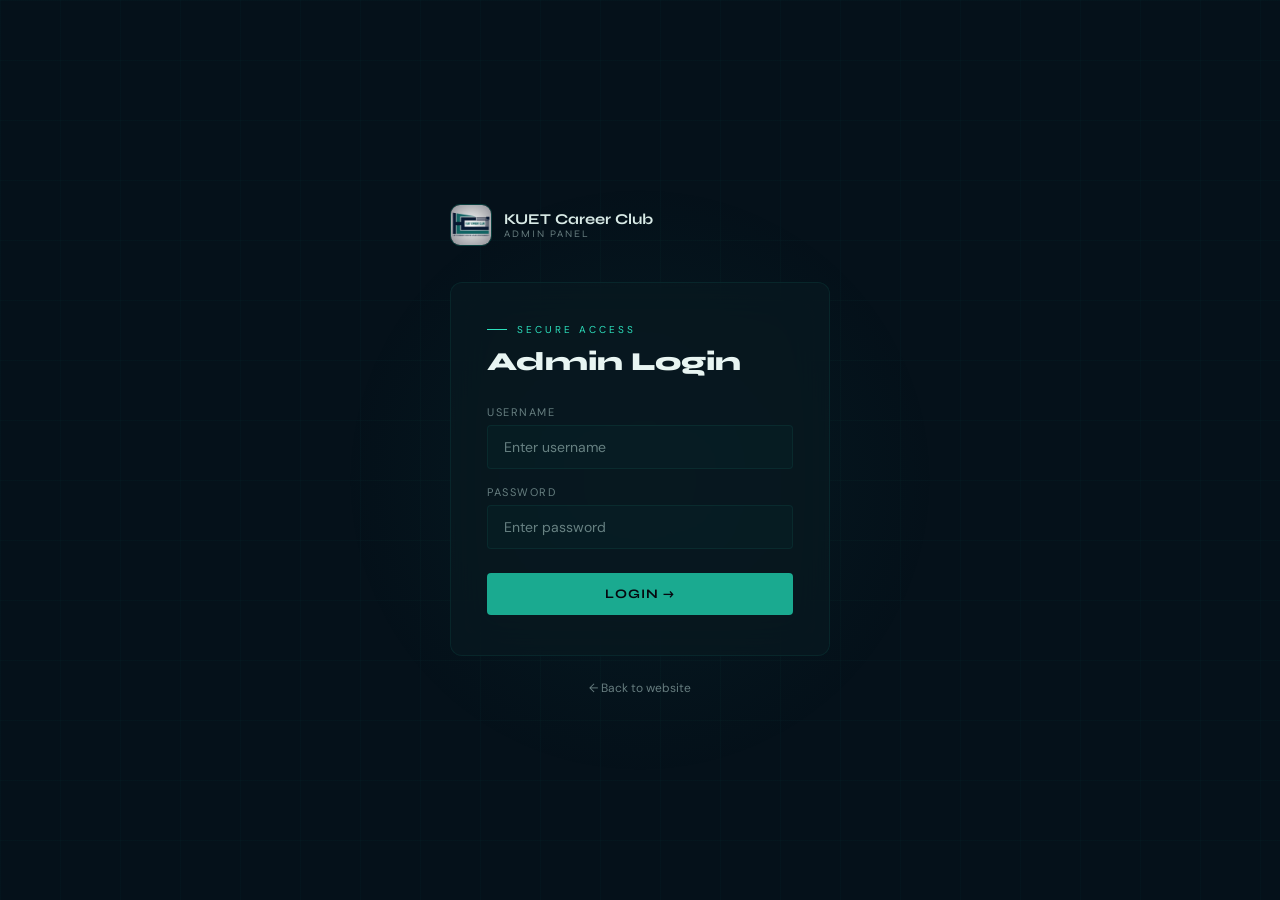
<file: admin/dashboard.html>
<!doctype html>
<html lang="en">
  <head>
    <meta charset="UTF-8" />
    <meta name="viewport" content="width=device-width, initial-scale=1.0" />
    <title>Dashboard — KCC Admin</title>
    <link
      href="https://fonts.googleapis.com/css2?family=Syne:wght@400;600;700;800&family=DM+Sans:ital,opsz,wght@0,9..40,300;0,9..40,400;0,9..40,500;0,9..40,600;1,9..40,400&display=swap"
      rel="stylesheet"
    />
    <style>
      :root {
        --bg: #05111a;
        --surface: #081820;
        --card: rgba(26, 144, 128, 0.04);
        --card-border: rgba(26, 144, 128, 0.12);
        --cyan: #1aaa90;
        --gold: #f5c842;
        --text: #d8eae6;
        --muted: rgba(200, 230, 225, 0.5);
        --heading: #e8f5f2;
        --body-text: #a8cec8;
        --accent-teal: #2de0bc;
        --dim: rgba(180, 220, 215, 0.45);
        --sidebar-w: 220px;
      }
      *, *::before, *::after { box-sizing: border-box; margin: 0; padding: 0; }
      body {
        font-family: "DM Sans", sans-serif;
        background: var(--bg);
        color: var(--text);
        min-height: 100vh;
        display: flex;
      }

      /* ─── SIDEBAR ─── */
      .sidebar {
        width: var(--sidebar-w);
        background: var(--surface);
        border-right: 1px solid var(--card-border);
        display: flex;
        flex-direction: column;
        position: fixed;
        top: 0;
        left: 0;
        bottom: 0;
        z-index: 100;
      }
      .sidebar-logo {
        display: flex;
        align-items: center;
        gap: 10px;
        padding: 24px 20px;
        border-bottom: 1px solid var(--card-border);
        text-decoration: none;
      }
      .sidebar-logo-mark {
        width: 36px;
        height: 36px;
        border-radius: 8px;
        overflow: hidden;
        border: 1px solid rgba(26, 170, 144, 0.3);
        flex-shrink: 0;
      }
      .sidebar-logo-mark img {
        width: 100%;
        height: 100%;
        object-fit: cover;
      }
      .sidebar-logo-text {
        font-family: "Syne", sans-serif;
        font-weight: 700;
        font-size: 13px;
        color: var(--text);
        line-height: 1.2;
      }
      .sidebar-logo-text span {
        display: block;
        font-size: 9px;
        color: var(--accent-teal);
        font-weight: 400;
        letter-spacing: 2px;
        text-transform: uppercase;
      }

      .sidebar-nav {
        flex: 1;
        padding: 20px 0;
      }
      .sidebar-nav a {
        display: flex;
        align-items: center;
        gap: 10px;
        padding: 11px 20px;
        color: var(--muted);
        text-decoration: none;
        font-size: 13px;
        font-weight: 500;
        transition: background 0.2s, color 0.2s;
        border-left: 2px solid transparent;
      }
      .sidebar-nav a:hover {
        background: rgba(26, 170, 144, 0.05);
        color: var(--text);
      }
      .sidebar-nav a.active {
        background: rgba(26, 170, 144, 0.08);
        color: var(--accent-teal);
        border-left-color: var(--accent-teal);
      }
      .sidebar-nav .nav-icon { font-size: 16px; width: 20px; text-align: center; }

      .sidebar-bottom {
        padding: 20px;
        border-top: 1px solid var(--card-border);
      }
      .logout-btn {
        display: flex;
        align-items: center;
        gap: 8px;
        color: var(--muted);
        font-size: 13px;
        cursor: pointer;
        background: none;
        border: none;
        font-family: "DM Sans", sans-serif;
        transition: color 0.2s;
        padding: 0;
      }
      .logout-btn:hover { color: #ff8f9a; }

      /* ─── MAIN ─── */
      .main {
        margin-left: var(--sidebar-w);
        flex: 1;
        display: flex;
        flex-direction: column;
        min-height: 100vh;
      }

      /* ─── TOPBAR ─── */
      .topbar {
        background: var(--surface);
        border-bottom: 1px solid var(--card-border);
        padding: 16px 32px;
        display: flex;
        align-items: center;
        justify-content: space-between;
      }
      .topbar h1 {
        font-family: "Syne", sans-serif;
        font-size: 18px;
        font-weight: 800;
        color: var(--heading);
      }
      .topbar-right {
        display: flex;
        align-items: center;
        gap: 12px;
        font-size: 13px;
        color: var(--muted);
      }
      .admin-badge {
        background: rgba(26, 170, 144, 0.1);
        border: 1px solid rgba(26, 170, 144, 0.2);
        color: var(--accent-teal);
        font-size: 11px;
        padding: 4px 10px;
        border-radius: 20px;
        font-weight: 600;
        letter-spacing: 1px;
      }

      /* ─── CONTENT ─── */
      .content {
        padding: 32px;
        flex: 1;
      }

      /* ─── STATS CARDS ─── */
      .stats-row {
        display: grid;
        grid-template-columns: repeat(4, 1fr);
        gap: 16px;
        margin-bottom: 32px;
      }
      .stat-card {
        background: var(--card);
        border: 1px solid var(--card-border);
        border-radius: 8px;
        padding: 24px 20px;
        position: relative;
        overflow: hidden;
        transition: border-color 0.3s, transform 0.3s;
      }
      .stat-card:hover {
        border-color: rgba(26, 170, 144, 0.2);
        transform: translateY(-3px);
      }
      .stat-card::after {
        content: "";
        position: absolute;
        top: 0; left: 0; right: 0;
        height: 2px;
        background: linear-gradient(90deg, var(--cyan), transparent);
      }
      .stat-card.gold::after {
        background: linear-gradient(90deg, var(--gold), transparent);
      }
      .stat-card.purple::after {
        background: linear-gradient(90deg, #b06aff, transparent);
      }
      .stat-card.red::after {
        background: linear-gradient(90deg, #ff6b6b, transparent);
      }
      .stat-icon {
        font-size: 22px;
        margin-bottom: 12px;
      }
      .stat-num {
        font-family: "Syne", sans-serif;
        font-size: 32px;
        font-weight: 800;
        color: var(--heading);
        line-height: 1;
        margin-bottom: 4px;
      }
      .stat-label {
        font-size: 12px;
        color: var(--muted);
        letter-spacing: 1px;
        text-transform: uppercase;
      }

      /* ─── SECTION HEADER ─── */
      .section-header {
        display: flex;
        align-items: center;
        justify-content: space-between;
        margin-bottom: 16px;
      }
      .section-header h2 {
        font-family: "Syne", sans-serif;
        font-size: 15px;
        font-weight: 700;
        color: var(--heading);
      }
      .btn-small {
        background: var(--cyan);
        color: #06080f;
        padding: 8px 16px;
        border: none;
        font-family: "Syne", sans-serif;
        font-weight: 700;
        font-size: 11px;
        letter-spacing: 1px;
        text-transform: uppercase;
        cursor: pointer;
        border-radius: 3px;
        text-decoration: none;
        transition: opacity 0.2s;
      }
      .btn-small:hover { opacity: 0.85; }
      .btn-outline {
        background: transparent;
        color: var(--muted);
        border: 1px solid var(--card-border);
        padding: 8px 16px;
        font-family: "Syne", sans-serif;
        font-weight: 600;
        font-size: 11px;
        letter-spacing: 1px;
        text-transform: uppercase;
        cursor: pointer;
        border-radius: 3px;
        text-decoration: none;
        transition: border-color 0.2s, color 0.2s;
      }
      .btn-outline:hover {
        border-color: rgba(200, 230, 225, 0.3);
        color: var(--text);
      }

      /* ─── TABLE ─── */
      .table-wrap {
        background: var(--card);
        border: 1px solid var(--card-border);
        border-radius: 8px;
        overflow: hidden;
        margin-bottom: 32px;
      }
      table {
        width: 100%;
        border-collapse: collapse;
      }
      thead {
        background: rgba(26, 170, 144, 0.05);
        border-bottom: 1px solid var(--card-border);
      }
      th {
        font-family: "Syne", sans-serif;
        font-size: 10px;
        font-weight: 700;
        letter-spacing: 1.5px;
        text-transform: uppercase;
        color: var(--accent-teal);
        padding: 12px 16px;
        text-align: left;
      }
      td {
        font-size: 13px;
        color: var(--body-text);
        padding: 12px 16px;
        border-bottom: 1px solid rgba(26, 144, 128, 0.06);
      }
      tr:last-child td { border-bottom: none; }
      tr:hover td { background: rgba(26, 170, 144, 0.03); }

      .badge {
        font-size: 10px;
        font-weight: 700;
        letter-spacing: 1px;
        text-transform: uppercase;
        padding: 3px 8px;
        border-radius: 2px;
        border: 1px solid;
      }
      .badge.upcoming {
        color: var(--accent-teal);
        border-color: rgba(45, 224, 188, 0.25);
        background: rgba(45, 224, 188, 0.07);
      }
      .badge.past {
        color: var(--muted);
        border-color: rgba(200, 230, 225, 0.12);
        background: transparent;
      }
      .badge.visible {
        color: #00e676;
        border-color: rgba(0, 230, 118, 0.25);
        background: rgba(0, 230, 118, 0.07);
      }
      .badge.hidden {
        color: #ff8f9a;
        border-color: rgba(255, 143, 154, 0.25);
        background: rgba(255, 143, 154, 0.07);
      }

      .action-btns {
        display: flex;
        gap: 6px;
      }
      .act-btn {
        background: transparent;
        border: 1px solid var(--card-border);
        color: var(--muted);
        font-size: 11px;
        padding: 4px 10px;
        border-radius: 3px;
        cursor: pointer;
        font-family: "DM Sans", sans-serif;
        transition: all 0.2s;
      }
      .act-btn:hover { border-color: rgba(200,230,225,0.3); color: var(--text); }
      .act-btn.danger:hover { border-color: rgba(255,95,109,0.4); color: #ff8f9a; }

      /* ─── QUICK LINKS ─── */
      .quick-links {
        display: grid;
        grid-template-columns: repeat(3, 1fr);
        gap: 12px;
        margin-bottom: 32px;
      }
      .quick-link {
        background: var(--card);
        border: 1px solid var(--card-border);
        border-radius: 8px;
        padding: 20px;
        text-decoration: none;
        display: flex;
        align-items: center;
        gap: 14px;
        transition: border-color 0.2s, transform 0.2s;
      }
      .quick-link:hover {
        border-color: rgba(26, 170, 144, 0.2);
        transform: translateY(-2px);
      }
      .quick-link-icon {
        font-size: 24px;
        flex-shrink: 0;
      }
      .quick-link-text strong {
        display: block;
        font-family: "Syne", sans-serif;
        font-size: 13px;
        font-weight: 700;
        color: var(--heading);
        margin-bottom: 2px;
      }
      .quick-link-text span {
        font-size: 12px;
        color: var(--muted);
      }
    </style>
  </head>
  <body>
    <!-- SIDEBAR -->
    <aside class="sidebar">
      <a href="../index.html" class="sidebar-logo">
        <div class="sidebar-logo-mark">
          <img src="../images/lo.jpg" alt="KCC Logo" />
        </div>
        <div class="sidebar-logo-text">
          KCC Admin
          <span>Dashboard</span>
        </div>
      </a>
      <nav class="sidebar-nav">
        <a href="dashboard.html" class="active">
          <span class="nav-icon">📊</span> Dashboard
        </a>
        <a href="events.html">
          <span class="nav-icon">🗓</span> Events
        </a>
        <a href="registrations.html">
          <span class="nav-icon">📋</span> Registrations
        </a>
        <a href="contacts.html">
          <span class="nav-icon">✉️</span> Contact Forms
        </a>
      </nav>
      <div class="sidebar-bottom">
        <button class="logout-btn" onclick="logout()">
          🚪 Logout
        </button>
      </div>
    </aside>

    <!-- MAIN -->
    <div class="main">
      <!-- TOPBAR -->
      <div class="topbar">
        <h1>Dashboard</h1>
        <div class="topbar-right">
          <span>Welcome, Admin</span>
          <span class="admin-badge">Admin</span>
        </div>
      </div>

      <!-- CONTENT -->
      <div class="content">

        <!-- STATS -->
        <div class="stats-row">
          <div class="stat-card">
            <div class="stat-icon">🗓</div>
            <div class="stat-num">8</div>
            <div class="stat-label">Total Events</div>
          </div>
          <div class="stat-card gold">
            <div class="stat-icon">📋</div>
            <div class="stat-num">124</div>
            <div class="stat-label">Registrations</div>
          </div>
          <div class="stat-card purple">
            <div class="stat-icon">✉️</div>
            <div class="stat-num">37</div>
            <div class="stat-label">Contact Forms</div>
          </div>
          <div class="stat-card red">
            <div class="stat-icon">🕐</div>
            <div class="stat-num">2</div>
            <div class="stat-label">Upcoming Events</div>
          </div>
        </div>

        <!-- QUICK LINKS -->
        <div class="section-header">
          <h2>Quick Actions</h2>
        </div>
        <div class="quick-links">
          <a href="events.html" class="quick-link">
            <span class="quick-link-icon">➕</span>
            <div class="quick-link-text">
              <strong>Add New Event</strong>
              <span>Create upcoming event</span>
            </div>
          </a>
          <a href="registrations.html" class="quick-link">
            <span class="quick-link-icon">📋</span>
            <div class="quick-link-text">
              <strong>View Registrations</strong>
              <span>See who registered</span>
            </div>
          </a>
          <a href="contacts.html" class="quick-link">
            <span class="quick-link-icon">✉️</span>
            <div class="quick-link-text">
              <strong>Contact Submissions</strong>
              <span>Join KCC form data</span>
            </div>
          </a>
        </div>

        <!-- RECENT EVENTS TABLE -->
        <div class="section-header">
          <h2>Recent Events</h2>
          <a href="events.html" class="btn-small">Manage All</a>
        </div>
        <div class="table-wrap">
          <table>
            <thead>
              <tr>
                <th>Event Name</th>
                <th>Date</th>
                <th>Status</th>
                <th>Visibility</th>
                <th>Registrations</th>
                <th>Actions</th>
              </tr>
            </thead>
            <tbody>
              <tr>
                <td>BizBattle 6.0</td>
                <td>Jun 15, 2026</td>
                <td><span class="badge upcoming">Upcoming</span></td>
                <td><span class="badge visible">Visible</span></td>
                <td>48</td>
                <td>
                  <div class="action-btns">
                    <button class="act-btn">Edit</button>
                    <button class="act-btn danger">Delete</button>
                  </div>
                </td>
              </tr>
              <tr>
                <td>Study in Germany</td>
                <td>Jul 5, 2026</td>
                <td><span class="badge upcoming">Upcoming</span></td>
                <td><span class="badge visible">Visible</span></td>
                <td>76</td>
                <td>
                  <div class="action-btns">
                    <button class="act-btn">Edit</button>
                    <button class="act-btn danger">Delete</button>
                  </div>
                </td>
              </tr>
              <tr>
                <td>BizBattle 5.0</td>
                <td>Mar–Apr 2026</td>
                <td><span class="badge past">Past</span></td>
                <td><span class="badge visible">Visible</span></td>
                <td>220</td>
                <td>
                  <div class="action-btns">
                    <button class="act-btn">Edit</button>
                    <button class="act-btn danger">Delete</button>
                  </div>
                </td>
              </tr>
              <tr>
                <td>Campus2Career</td>
                <td>2025</td>
                <td><span class="badge past">Past</span></td>
                <td><span class="badge hidden">Hidden</span></td>
                <td>95</td>
                <td>
                  <div class="action-btns">
                    <button class="act-btn">Edit</button>
                    <button class="act-btn danger">Delete</button>
                  </div>
                </td>
              </tr>
            </tbody>
          </table>
        </div>

        <!-- RECENT REGISTRATIONS -->
        <div class="section-header">
          <h2>Recent Registrations</h2>
          <a href="registrations.html" class="btn-outline">View All</a>
        </div>
        <div class="table-wrap">
          <table>
            <thead>
              <tr>
                <th>Name</th>
                <th>Student ID</th>
                <th>Department</th>
                <th>Event</th>
                <th>Date</th>
              </tr>
            </thead>
            <tbody>
              <tr>
                <td>Rafiul Islam</td>
                <td>2103001</td>
                <td>CSE</td>
                <td>BizBattle 6.0</td>
                <td>May 22, 2026</td>
              </tr>
              <tr>
                <td>Nusrat Jahan</td>
                <td>2003045</td>
                <td>EEE</td>
                <td>Study in Germany</td>
                <td>May 21, 2026</td>
              </tr>
              <tr>
                <td>Tanvir Ahmed</td>
                <td>2203012</td>
                <td>ME</td>
                <td>BizBattle 6.0</td>
                <td>May 20, 2026</td>
              </tr>
            </tbody>
          </table>
        </div>

      </div>
    </div>

    <script>

        // ─── LOAD DASHBOARD STATS ───
        function loadStats() {
            // Total Events
            fetch("/api/GetEvents.ashx?type=admin")
                .then(res => res.json())
                .then(data => {
                    document.querySelector(".stats-row .stat-card:nth-child(1) .stat-num").textContent = data.length;
                    const upcoming = data.filter(e => e.Status && e.Status.toLowerCase() === "upcoming").length;
                    document.querySelector(".stats-row .stat-card:nth-child(4) .stat-num").textContent = upcoming;
                })
                .catch(() => { });

            // Total Registrations
            fetch("/api/GetRegistrations.ashx")
                .then(res => res.json())
                .then(data => {
                    document.querySelector(".stats-row .stat-card:nth-child(2) .stat-num").textContent = data.length;
                })
                .catch(() => { });

            // Total Contact Forms
            fetch("/api/GetContacts.ashx")
                .then(res => res.json())
                .then(data => {
                    document.querySelector(".stats-row .stat-card:nth-child(3) .stat-num").textContent = data.length;
                })
                .catch(() => { });
        }

        loadStats();

      // Auth check
      if (!sessionStorage.getItem("kcc_admin")) {
        window.location.href = "login.html";
      }

      function logout() {
        sessionStorage.removeItem("kcc_admin");
        window.location.href = "login.html";
      }
    </script>
  </body>
</html>
</file>
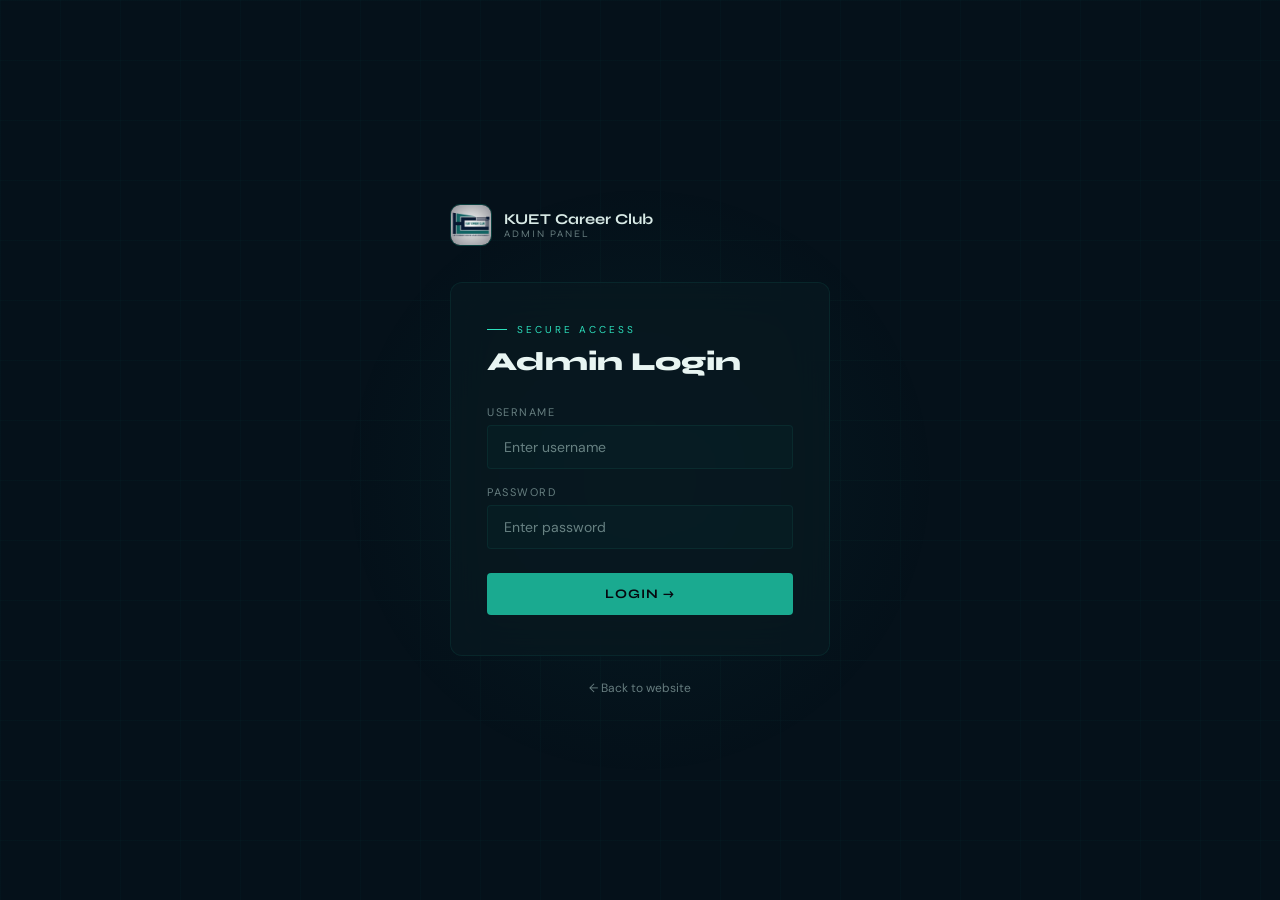
<file: admin/events.html>
<!doctype html>
<html lang="en">
  <head>
    <meta charset="UTF-8" />
    <meta name="viewport" content="width=device-width, initial-scale=1.0" />
    <title>Events — KCC Admin</title>
    <link
      href="https://fonts.googleapis.com/css2?family=Syne:wght@400;600;700;800&family=DM+Sans:ital,opsz,wght@0,9..40,300;0,9..40,400;0,9..40,500;0,9..40,600;1,9..40,400&display=swap"
      rel="stylesheet"
    />
    <style>
      :root {
        --bg: #05111a;
        --surface: #081820;
        --card: rgba(26, 144, 128, 0.04);
        --card-border: rgba(26, 144, 128, 0.12);
        --cyan: #1aaa90;
        --gold: #f5c842;
        --text: #d8eae6;
        --muted: rgba(200, 230, 225, 0.5);
        --heading: #e8f5f2;
        --body-text: #a8cec8;
        --accent-teal: #2de0bc;
        --dim: rgba(180, 220, 215, 0.45);
        --sidebar-w: 220px;
      }
      *, *::before, *::after { box-sizing: border-box; margin: 0; padding: 0; }
      body {
        font-family: "DM Sans", sans-serif;
        background: var(--bg);
        color: var(--text);
        min-height: 100vh;
        display: flex;
      }

      /* ─── SIDEBAR ─── */
      .sidebar {
        width: var(--sidebar-w);
        background: var(--surface);
        border-right: 1px solid var(--card-border);
        display: flex;
        flex-direction: column;
        position: fixed;
        top: 0; left: 0; bottom: 0;
        z-index: 100;
      }
      .sidebar-logo {
        display: flex;
        align-items: center;
        gap: 10px;
        padding: 24px 20px;
        border-bottom: 1px solid var(--card-border);
        text-decoration: none;
      }
      .sidebar-logo-mark {
        width: 36px; height: 36px;
        border-radius: 8px;
        overflow: hidden;
        border: 1px solid rgba(26, 170, 144, 0.3);
        flex-shrink: 0;
      }
      .sidebar-logo-mark img { width: 100%; height: 100%; object-fit: cover; }
      .sidebar-logo-text {
        font-family: "Syne", sans-serif;
        font-weight: 700; font-size: 13px;
        color: var(--text); line-height: 1.2;
      }
      .sidebar-logo-text span {
        display: block; font-size: 9px;
        color: var(--accent-teal); font-weight: 400;
        letter-spacing: 2px; text-transform: uppercase;
      }
      .sidebar-nav { flex: 1; padding: 20px 0; }
      .sidebar-nav a {
        display: flex; align-items: center; gap: 10px;
        padding: 11px 20px;
        color: var(--muted); text-decoration: none;
        font-size: 13px; font-weight: 500;
        transition: background 0.2s, color 0.2s;
        border-left: 2px solid transparent;
      }
      .sidebar-nav a:hover { background: rgba(26,170,144,0.05); color: var(--text); }
      .sidebar-nav a.active {
        background: rgba(26,170,144,0.08);
        color: var(--accent-teal);
        border-left-color: var(--accent-teal);
      }
      .nav-icon { font-size: 16px; width: 20px; text-align: center; }
      .sidebar-bottom { padding: 20px; border-top: 1px solid var(--card-border); }
      .logout-btn {
        display: flex; align-items: center; gap: 8px;
        color: var(--muted); font-size: 13px; cursor: pointer;
        background: none; border: none;
        font-family: "DM Sans", sans-serif;
        transition: color 0.2s; padding: 0;
      }
      .logout-btn:hover { color: #ff8f9a; }

      /* ─── MAIN ─── */
      .main { margin-left: var(--sidebar-w); flex: 1; display: flex; flex-direction: column; }
      .topbar {
        background: var(--surface);
        border-bottom: 1px solid var(--card-border);
        padding: 16px 32px;
        display: flex; align-items: center; justify-content: space-between;
      }
      .topbar h1 { font-family: "Syne", sans-serif; font-size: 18px; font-weight: 800; color: var(--heading); }
      .topbar-right { display: flex; align-items: center; gap: 12px; font-size: 13px; color: var(--muted); }
      .admin-badge {
        background: rgba(26,170,144,0.1); border: 1px solid rgba(26,170,144,0.2);
        color: var(--accent-teal); font-size: 11px; padding: 4px 10px;
        border-radius: 20px; font-weight: 600; letter-spacing: 1px;
      }
      .content { padding: 32px; flex: 1; }

      /* ─── BUTTONS ─── */
      .btn-primary {
        background: var(--cyan); color: #06080f;
        padding: 10px 20px; border: none;
        font-family: "Syne", sans-serif; font-weight: 700;
        font-size: 12px; letter-spacing: 1px; text-transform: uppercase;
        cursor: pointer; border-radius: 4px;
        transition: opacity 0.2s, transform 0.2s;
      }
      .btn-primary:hover { opacity: 0.88; transform: translateY(-1px); }
      .btn-outline {
        background: transparent; color: var(--muted);
        border: 1px solid var(--card-border);
        padding: 10px 20px;
        font-family: "Syne", sans-serif; font-weight: 600;
        font-size: 12px; letter-spacing: 1px; text-transform: uppercase;
        cursor: pointer; border-radius: 4px;
        transition: border-color 0.2s, color 0.2s;
      }
      .btn-outline:hover { border-color: rgba(200,230,225,0.3); color: var(--text); }

      /* ─── SECTION HEADER ─── */
      .section-header {
        display: flex; align-items: center;
        justify-content: space-between; margin-bottom: 20px;
      }
      .section-header h2 {
        font-family: "Syne", sans-serif; font-size: 15px;
        font-weight: 700; color: var(--heading);
      }

      /* ─── TABLE ─── */
      .table-wrap {
        background: var(--card); border: 1px solid var(--card-border);
        border-radius: 8px; overflow: hidden; margin-bottom: 32px;
      }
      table { width: 100%; border-collapse: collapse; }
      thead { background: rgba(26,170,144,0.05); border-bottom: 1px solid var(--card-border); }
      th {
        font-family: "Syne", sans-serif; font-size: 10px; font-weight: 700;
        letter-spacing: 1.5px; text-transform: uppercase;
        color: var(--accent-teal); padding: 12px 16px; text-align: left;
      }
      td {
        font-size: 13px; color: var(--body-text);
        padding: 12px 16px; border-bottom: 1px solid rgba(26,144,128,0.06);
        vertical-align: middle;
      }
      tr:last-child td { border-bottom: none; }
      tr:hover td { background: rgba(26,170,144,0.03); }

      .badge {
        font-size: 10px; font-weight: 700; letter-spacing: 1px;
        text-transform: uppercase; padding: 3px 8px;
        border-radius: 2px; border: 1px solid;
      }
      .badge.upcoming { color: var(--accent-teal); border-color: rgba(45,224,188,0.25); background: rgba(45,224,188,0.07); }
      .badge.past { color: var(--muted); border-color: rgba(200,230,225,0.12); background: transparent; }
      .badge.visible { color: #00e676; border-color: rgba(0,230,118,0.25); background: rgba(0,230,118,0.07); }
      .badge.hidden { color: #ff8f9a; border-color: rgba(255,143,154,0.25); background: rgba(255,143,154,0.07); }

      .action-btns { display: flex; gap: 6px; flex-wrap: wrap; }
      .act-btn {
        background: transparent; border: 1px solid var(--card-border);
        color: var(--muted); font-size: 11px; padding: 4px 10px;
        border-radius: 3px; cursor: pointer;
        font-family: "DM Sans", sans-serif; transition: all 0.2s;
      }
      .act-btn:hover { border-color: rgba(200,230,225,0.3); color: var(--text); }
      .act-btn.danger:hover { border-color: rgba(255,95,109,0.4); color: #ff8f9a; }
      .act-btn.success { color: #00e676; border-color: rgba(0,230,118,0.25); }
      .act-btn.success:hover { background: rgba(0,230,118,0.07); }

      /* ─── MODAL ─── */
      .modal-overlay {
        position: fixed; inset: 0;
        background: rgba(5,17,26,0.88);
        backdrop-filter: blur(8px);
        z-index: 3000;
        display: flex; align-items: center; justify-content: center;
        padding: 20px; opacity: 0; pointer-events: none;
        transition: opacity 0.3s;
      }
      .modal-overlay.visible { opacity: 1; pointer-events: all; }
      .modal {
        background: #0c1824;
        border: 1px solid rgba(26,170,144,0.15);
        border-radius: 12px; padding: 36px;
        width: 100%; max-width: 560px;
        position: relative;
        transform: translateY(20px);
        transition: transform 0.3s;
        max-height: 90vh; overflow-y: auto;
      }
      .modal-overlay.visible .modal { transform: translateY(0); }
      .modal-close {
        position: absolute; top: 16px; right: 16px;
        background: transparent; border: none;
        color: var(--muted); font-size: 20px; cursor: pointer;
        width: 32px; height: 32px;
        display: flex; align-items: center; justify-content: center;
        border-radius: 50%; transition: background 0.2s, color 0.2s;
      }
      .modal-close:hover { background: rgba(255,255,255,0.06); color: var(--text); }
      .modal h3 {
        font-family: "Syne", sans-serif; font-size: 20px;
        font-weight: 800; color: var(--heading); margin-bottom: 24px;
      }
      .form-group { display: flex; flex-direction: column; gap: 6px; margin-bottom: 16px; }
      .form-group label {
        font-size: 11px; letter-spacing: 1.5px;
        text-transform: uppercase; color: var(--muted);
      }
      .form-group input,
      .form-group textarea,
      .form-group select {
        background: rgba(26,144,128,0.04);
        border: 1px solid var(--card-border);
        color: var(--text); padding: 11px 14px;
        font-family: "DM Sans", sans-serif; font-size: 14px;
        border-radius: 4px; outline: none;
        transition: border-color 0.2s; width: 100%;
      }
      .form-group input:focus,
      .form-group textarea:focus,
      .form-group select:focus { border-color: rgba(26,170,144,0.4); }
      .form-group input::placeholder,
      .form-group textarea::placeholder { color: var(--muted); }
      .form-group textarea { resize: vertical; min-height: 90px; }
      .form-row { display: grid; grid-template-columns: 1fr 1fr; gap: 16px; }
      .form-submit {
        background: var(--cyan); color: #06080f;
        padding: 12px 24px; border: none;
        font-family: "Syne", sans-serif; font-weight: 700;
        font-size: 12px; letter-spacing: 1px; text-transform: uppercase;
        cursor: pointer; border-radius: 4px;
        transition: opacity 0.2s; margin-top: 8px;
      }
      .form-submit:hover { opacity: 0.88; }

      /* ─── CONFIRM MODAL ─── */
      .confirm-modal {
        background: #0c1824;
        border: 1px solid rgba(255,95,109,0.2);
        border-radius: 12px; padding: 32px;
        width: 100%; max-width: 380px;
        text-align: center;
        transform: translateY(20px);
        transition: transform 0.3s;
      }
      .modal-overlay.visible .confirm-modal { transform: translateY(0); }
      .confirm-modal h3 {
        font-family: "Syne", sans-serif; font-size: 18px;
        font-weight: 800; color: var(--heading); margin-bottom: 10px;
      }
      .confirm-modal p { font-size: 14px; color: var(--muted); margin-bottom: 24px; line-height: 1.6; }
      .confirm-btns { display: flex; gap: 10px; justify-content: center; }
      .btn-danger {
        background: #ff5f6d; color: white;
        padding: 10px 24px; border: none;
        font-family: "Syne", sans-serif; font-weight: 700;
        font-size: 12px; letter-spacing: 1px; text-transform: uppercase;
        cursor: pointer; border-radius: 4px;
        transition: opacity 0.2s;
      }
      .btn-danger:hover { opacity: 0.88; }
        .form-group select option {
            background: #0c1824;
            color: var(--text);
        }
    </style>
  </head>
  <body>
    <!-- SIDEBAR -->
    <aside class="sidebar">
      <a href="../index.html" class="sidebar-logo">
        <div class="sidebar-logo-mark">
          <img src="../images/lo.jpg" alt="KCC Logo" />
        </div>
        <div class="sidebar-logo-text">
          KCC Admin
          <span>Events</span>
        </div>
      </a>
      <nav class="sidebar-nav">
        <a href="dashboard.html"><span class="nav-icon">📊</span> Dashboard</a>
        <a href="events.html" class="active"><span class="nav-icon">🗓</span> Events</a>
        <a href="registrations.html"><span class="nav-icon">📋</span> Registrations</a>
        <a href="contacts.html"><span class="nav-icon">✉️</span> Contact Forms</a>
      </nav>
      <div class="sidebar-bottom">
        <button class="logout-btn" onclick="logout()">🚪 Logout</button>
      </div>
    </aside>

    <!-- MAIN -->
    <div class="main">
      <div class="topbar">
        <h1>Manage Events</h1>
        <div class="topbar-right">
          <span>Welcome, Admin</span>
          <span class="admin-badge">Admin</span>
        </div>
      </div>

      <div class="content">
        <div class="section-header">
          <h2>All Events</h2>
          <button class="btn-primary" onclick="openAddModal()">+ Add New Event</button>
        </div>

        <div class="table-wrap">
          <table>
            <thead>
              <tr>
                <th>Event Name</th>
                <th>Date</th>
                <th>Status</th>
                <th>Visibility</th>
                <th>Registrations</th>
                <th>Actions</th>
              </tr>
            </thead>
            <tbody id="events-table">
              <!-- Rows injected by JS -->
            </tbody>
          </table>
        </div>
      </div>
    </div>

    <!-- ADD / EDIT MODAL -->
    <div class="modal-overlay" id="event-modal">
      <div class="modal">
        <button class="modal-close" onclick="closeModal('event-modal')">✕</button>
        <h3 id="modal-title">Add New Event</h3>

        <div class="form-group">
          <label>Event Title</label>
          <input type="text" id="ev-title" placeholder="e.g. BizBattle 6.0" />
        </div>
        <div class="form-group">
          <label>Description</label>
          <textarea id="ev-desc" placeholder="Brief description of the event..."></textarea>
        </div>
        <div class="form-row">
          <div class="form-group">
            <label>Event Date</label>
            <input type="date" id="ev-date" />
          </div>
          <div class="form-group">
            <label>Location</label>
            <input type="text" id="ev-location" placeholder="e.g. KUET Auditorium" />
          </div>
        </div>
        <div class="form-row" >
          <div class="form-group">
            <label>Status</label>
            <select id="ev-status">
              <option value="upcoming">Upcoming</option>
              <option value="past">Past</option>
            </select>
          </div>
          <div class="form-group">
            <label>Visibility</label>
            <select id="ev-visibility">
              <option value="visible">Visible</option>
              <option value="hidden">Hidden</option>
            </select>
          </div>
        </div>
        <div class="form-group">
            <label>Event Image</label>
            <input type="file" id="ev-image" accept=".jpg,.jpeg,.png,.webp" />
        </div>

        <button class="form-submit" onclick="saveEvent(this)">Save Event →</button>
      </div>
    </div>

    <!-- DELETE CONFIRM MODAL -->
    <div class="modal-overlay" id="delete-modal">
      <div class="confirm-modal">
        <h3>Delete Event?</h3>
        <p>This will permanently delete the event and all its registrations. This cannot be undone.</p>
        <div class="confirm-btns">
          <button class="btn-outline" onclick="closeModal('delete-modal')">Cancel</button>
          <button class="btn-danger" onclick="confirmDelete()">Yes, Delete</button>
        </div>
      </div>
    </div>

    <script>
      if (!sessionStorage.getItem("kcc_admin")) window.location.href = "login.html";
      function logout() { sessionStorage.removeItem("kcc_admin"); window.location.href = "login.html"; }

        let events = [];
        let editingId = null;
        let deletingId = null;

        // ─── LOAD FROM DB ───
        function loadEvents() {
            fetch("/api/GetEvents.ashx?type=admin")
                .then(res => res.json())
                .then(data => {
                    console.log(data);
                    events = data.map(e => ({
                        id: e.Id,
                        title: e.Title,
                        date: e.EventDate || "",
                        location: e.Location || "",
                        desc: e.Description || "",
                        imageUrl: e.ImageUrl || "",
                        status: e.Status,
                        visibility: e.Visibility,
                        regs: 0
                    }));
                    renderTable();
                })
                .catch(() => {
                    console.error("Failed to load events");
                    renderTable();
                });
        }

      function renderTable() {
        const tbody = document.getElementById("events-table");
        tbody.innerHTML = events.map(ev => `
          <tr>
            <td><strong style="color:var(--heading)">${ev.title}</strong></td>
            <td>${formatDate(ev.date)}</td>
            <td><span class="badge ${ev.status}">${ev.status}</span></td>
            <td><span class="badge ${ev.visibility}">${ev.visibility}</span></td>
            <td>${ev.regs}</td>
            <td>
              <div class="action-btns">
                <button class="act-btn" onclick="openEditModal(${ev.id})">Edit</button>
                <button class="act-btn danger" onclick="openDeleteModal(${ev.id})">Delete</button>
              </div>
            </td>
          </tr>
        `).join("");
      }

        function formatDate(d) {
            if (!d) return "—";

            const match = d.match(/\d+/);

            if (!match) return "—";

            const date = new Date(parseInt(match[0]));

            return date.toLocaleDateString("en-GB", {
                day: "numeric",
                month: "short",
                year: "numeric"
            });
        }

      // ─── ADD MODAL ───
      function openAddModal() {
        editingId = null;
        document.getElementById("modal-title").textContent = "Add New Event";
        document.getElementById("ev-title").value = "";
        document.getElementById("ev-desc").value = "";
        document.getElementById("ev-date").value = "";
        document.getElementById("ev-location").value = "";
        document.getElementById("ev-status").value = "upcoming";
        document.getElementById("ev-visibility").value = "visible";
        document.getElementById("event-modal").classList.add("visible");
        document.body.style.overflow = "hidden";
      }

      // ─── EDIT MODAL ───
      function openEditModal(id) {
        const ev = events.find(e => e.id === id);
        if (!ev) return;
        editingId = id;
        document.getElementById("modal-title").textContent = "Edit Event";
        document.getElementById("ev-title").value = ev.title;
        document.getElementById("ev-desc").value = ev.desc;
          if (ev.date && ev.date.startsWith("/Date(")) {

              const timestamp = parseInt(ev.date.match(/\d+/)[0]);
              const d = new Date(timestamp);

              document.getElementById("ev-date").value =
                  d.getFullYear() + "-" +
                  String(d.getMonth() + 1).padStart(2, "0") + "-" +
                  String(d.getDate()).padStart(2, "0");

          } else {

              document.getElementById("ev-date").value = "";

          }
        document.getElementById("ev-location").value = ev.location;
        document.getElementById("ev-status").value = ev.status;
        document.getElementById("ev-visibility").value = ev.visibility;
        document.getElementById("event-modal").classList.add("visible");
          document.body.style.overflow = "hidden";
     
      }

      // ─── SAVE ───
      function saveEvent(btn) {
        const title = document.getElementById("ev-title").value.trim();
        const desc = document.getElementById("ev-desc").value.trim();
        const date = document.getElementById("ev-date").value;
        const location = document.getElementById("ev-location").value.trim();
        const status = document.getElementById("ev-status").value;
        const visibility = document.getElementById("ev-visibility").value;

        if (!title || !date) { alert("Please fill in Event Title and Date."); return; }

        btn.textContent = "Saving...";
        btn.disabled = true;

          const formData = new FormData();

          formData.append("id", editingId || "0");
          formData.append("title", title);
          formData.append("description", desc);
          formData.append("date", date);
          formData.append("location", location);
          formData.append("status", status);
          formData.append("visibility", visibility);

          const imageFile = document.getElementById("ev-image").files[0];

          if (imageFile) {
              formData.append("image", imageFile);
          }

          fetch("/api/SaveEvent.ashx", {
              method: "POST",
              body: formData
          })
              .then(res => res.json())
              .then(data => {
                  if (data.success) {
                      loadEvents();
                      closeModal("event-modal");
                  } else {
                      alert("Error: " + data.message);
                  }
                  btn.textContent = "Save Event →";
                  btn.disabled = false;
              })
              .catch(() => {
                  alert("Something went wrong.");
                  btn.textContent = "Save Event →";
                  btn.disabled = false;
              });
      }

      // ─── TOGGLE VISIBILITY ───
        function toggleVisibility(id) {
            const formData = new FormData();
            formData.append("type", "toggleVisibility");
            formData.append("id", id);
            fetch("/api/SaveEvent.ashx", {
                method: "POST",
                body: formData
            })
                .then(() => loadEvents())
                .catch(() => alert("Something went wrong."));
        }

      // ─── DELETE ───
      function openDeleteModal(id) {
        deletingId = id;
        document.getElementById("delete-modal").classList.add("visible");
        document.body.style.overflow = "hidden";
      }
        function confirmDelete() {
            const formData = new FormData();
            formData.append("type", "event");
            formData.append("id", deletingId);
            fetch("/api/DeleteItem.ashx", {
                method: "POST",
                body: formData
            })
                .then(() => {
                    loadEvents();
                    closeModal("delete-modal");
                })
                .catch(() => alert("Something went wrong."));
        }

      // ─── CLOSE MODAL ───
      function closeModal(id) {
        document.getElementById(id).classList.remove("visible");
        document.body.style.overflow = "";
      }
      document.querySelectorAll(".modal-overlay").forEach(m => {
        m.addEventListener("click", function(e) {
          if (e.target === this) closeModal(this.id);
        });
      });

        loadEvents();
    </script>
  </body>
</html>
</file>
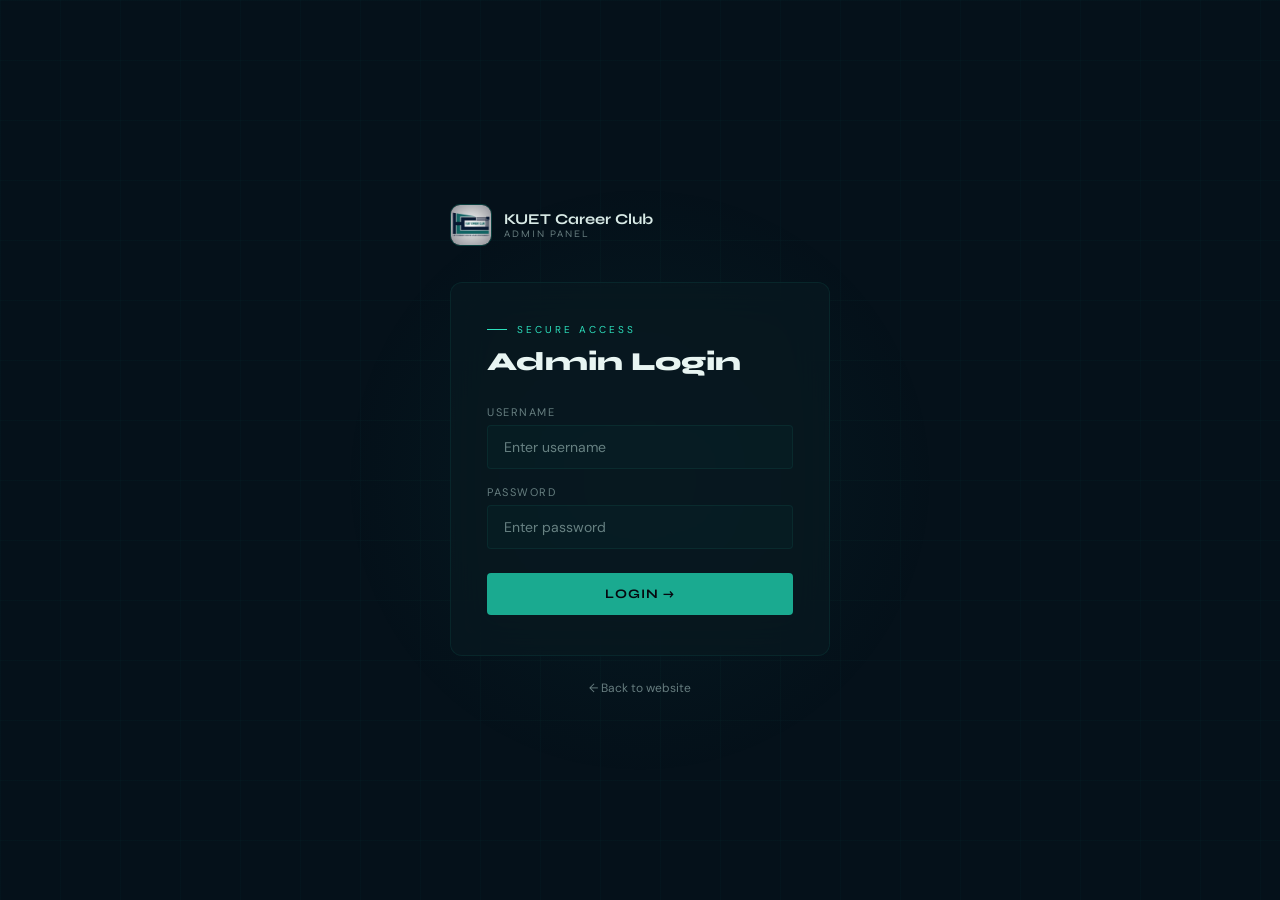
<file: admin/login.html>
<!doctype html>
<html lang="en">
  <head>
    <meta charset="UTF-8" />
    <meta name="viewport" content="width=device-width, initial-scale=1.0" />
    <title>Admin Login — KUET Career Club</title>
    <link
      href="https://fonts.googleapis.com/css2?family=Syne:wght@400;600;700;800&family=DM+Sans:ital,opsz,wght@0,9..40,300;0,9..40,400;0,9..40,500;0,9..40,600;1,9..40,400&display=swap"
      rel="stylesheet"
    />
    <style>
      :root {
        --bg: #05111a;
        --surface: #081820;
        --card: rgba(26, 144, 128, 0.04);
        --card-border: rgba(26, 144, 128, 0.12);
        --cyan: #1aaa90;
        --gold: #f5c842;
        --text: #d8eae6;
        --muted: rgba(200, 230, 225, 0.5);
        --heading: #e8f5f2;
        --body-text: #a8cec8;
        --accent-teal: #2de0bc;
        --dim: rgba(180, 220, 215, 0.45);
      }
      *,
      *::before,
      *::after {
        box-sizing: border-box;
        margin: 0;
        padding: 0;
      }
      html {
        scroll-behavior: smooth;
      }
      body {
        font-family: "DM Sans", sans-serif;
        background: var(--bg);
        color: var(--text);
        min-height: 100vh;
        display: flex;
        align-items: center;
        justify-content: center;
        overflow: hidden;
        position: relative;
      }

      /* ─── BACKGROUND ─── */
      .bg-grid {
        position: fixed;
        inset: 0;
        background-image:
          linear-gradient(rgba(26, 170, 144, 0.03) 1px, transparent 1px),
          linear-gradient(90deg, rgba(26, 170, 144, 0.03) 1px, transparent 1px);
        background-size: 60px 60px;
        pointer-events: none;
      }
      .bg-glow {
        position: fixed;
        top: 20%;
        left: 50%;
        transform: translateX(-50%);
        width: 600px;
        height: 600px;
        background: radial-gradient(
          circle,
          rgba(26, 144, 128, 0.08) 0%,
          transparent 70%
        );
        pointer-events: none;
      }

      /* ─── LOGIN CARD ─── */
      .login-wrap {
        position: relative;
        z-index: 2;
        width: 100%;
        max-width: 420px;
        padding: 20px;
        animation: fadeUp 0.7s ease both;
      }

      @keyframes fadeUp {
        from {
          opacity: 0;
          transform: translateY(20px);
        }
        to {
          opacity: 1;
          transform: translateY(0);
        }
      }

      .login-logo {
        display: flex;
        align-items: center;
        gap: 12px;
        margin-bottom: 36px;
        text-decoration: none;
      }
      .login-logo-mark {
        width: 42px;
        height: 42px;
        border-radius: 10px;
        overflow: hidden;
        border: 1.5px solid rgba(26, 170, 144, 0.3);
        flex-shrink: 0;
      }
      .login-logo-mark img {
        width: 100%;
        height: 100%;
        object-fit: cover;
      }
      .login-logo-text {
        font-family: "Syne", sans-serif;
        font-weight: 700;
        font-size: 15px;
        color: var(--text);
        line-height: 1.2;
      }
      .login-logo-text span {
        display: block;
        font-size: 10px;
        color: var(--muted);
        font-weight: 400;
        letter-spacing: 2px;
        text-transform: uppercase;
      }

      .login-card {
        background: rgba(8, 24, 32, 0.8);
        border: 1px solid var(--card-border);
        border-radius: 12px;
        padding: 40px 36px;
        backdrop-filter: blur(20px);
      }

      .login-label {
        font-size: 10px;
        letter-spacing: 3px;
        text-transform: uppercase;
        color: var(--accent-teal);
        margin-bottom: 10px;
        display: flex;
        align-items: center;
        gap: 10px;
      }
      .login-label::before {
        content: "";
        width: 20px;
        height: 1px;
        background: var(--accent-teal);
      }

      .login-card h2 {
        font-family: "Syne", sans-serif;
        font-size: 26px;
        font-weight: 800;
        color: var(--heading);
        margin-bottom: 28px;
        line-height: 1.2;
      }

      .form-group {
        display: flex;
        flex-direction: column;
        gap: 6px;
        margin-bottom: 16px;
      }
      .form-group label {
        font-size: 11px;
        letter-spacing: 1.5px;
        text-transform: uppercase;
        color: var(--muted);
      }
      .form-group input {
        background: rgba(26, 144, 128, 0.04);
        border: 1px solid var(--card-border);
        color: var(--text);
        padding: 12px 16px;
        font-family: "DM Sans", sans-serif;
        font-size: 14px;
        border-radius: 4px;
        outline: none;
        transition: border-color 0.2s;
        width: 100%;
      }
      .form-group input:focus {
        border-color: rgba(26, 170, 144, 0.4);
      }
      .form-group input::placeholder {
        color: var(--muted);
      }

      .login-btn {
        width: 100%;
        background: var(--cyan);
        color: #06080f;
        padding: 13px 28px;
        border: none;
        font-family: "Syne", sans-serif;
        font-weight: 700;
        font-size: 13px;
        letter-spacing: 1px;
        text-transform: uppercase;
        cursor: pointer;
        border-radius: 4px;
        margin-top: 8px;
        transition:
          opacity 0.2s,
          transform 0.2s;
      }
      .login-btn:hover {
        opacity: 0.88;
        transform: translateY(-2px);
      }
      .login-btn:disabled {
        opacity: 0.5;
        cursor: not-allowed;
        transform: none;
      }

      .login-error {
        background: rgba(255, 95, 109, 0.08);
        border: 1px solid rgba(255, 95, 109, 0.2);
        color: #ff8f9a;
        font-size: 13px;
        padding: 10px 14px;
        border-radius: 4px;
        margin-top: 14px;
        display: none;
      }
      .login-error.show {
        display: block;
      }

      .back-link {
        display: block;
        text-align: center;
        margin-top: 24px;
        font-size: 12px;
        color: var(--muted);
        text-decoration: none;
        transition: color 0.2s;
      }
      .back-link:hover {
        color: var(--accent-teal);
      }
    </style>
  </head>
  <body>
    <div class="bg-grid"></div>
    <div class="bg-glow"></div>

    <div class="login-wrap">
      <a href="../index.html" class="login-logo">
        <div class="login-logo-mark">
          <img src="../images/lo.jpg" alt="KCC Logo" />
        </div>
        <div class="login-logo-text">
          KUET Career Club
          <span>Admin Panel</span>
        </div>
      </a>

      <div class="login-card">
        <div class="login-label">Secure Access</div>
        <h2>Admin Login</h2>

        <div class="form-group">
          <label>Username</label>
          <input type="text" id="username" placeholder="Enter username" />
        </div>
        <div class="form-group">
          <label>Password</label>
          <input type="password" id="password" placeholder="Enter password" />
        </div>

        <button class="login-btn" onclick="handleLogin(this)">Login →</button>

        <div class="login-error" id="login-error">
          ✕ Invalid username or password. Please try again.
        </div>
      </div>

      <a href="../index.html" class="back-link">← Back to website</a>
    </div>

    <script>
      // Temporary frontend-only login
      // Later this will be replaced by ASP.NET controller
      const ADMIN_USER = "alfi";
      const ADMIN_PASS = "1234";

      document.addEventListener("keydown", function (e) {
        if (e.key === "Enter")
          handleLogin(document.querySelector(".login-btn"));
      });

      function handleLogin(btn) {
        const username = document.getElementById("username").value.trim();
        const password = document.getElementById("password").value.trim();
        const errorEl = document.getElementById("login-error");

        if (!username || !password) {
          errorEl.textContent = "✕ Please enter both username and password.";
          errorEl.classList.add("show");
          return;
        }

        btn.textContent = "Logging in...";
        btn.disabled = true;
        errorEl.classList.remove("show");

        setTimeout(() => {
          if (username === ADMIN_USER && password === ADMIN_PASS) {
            sessionStorage.setItem("kcc_admin", "true");
            window.location.href = "dashboard.html";
          } else {
            errorEl.textContent = "✕ Invalid username or password.";
            errorEl.classList.add("show");
            btn.textContent = "Login →";
            btn.disabled = false;
          }
        }, 800);
      }
    </script>
  </body>
</html>
</file>
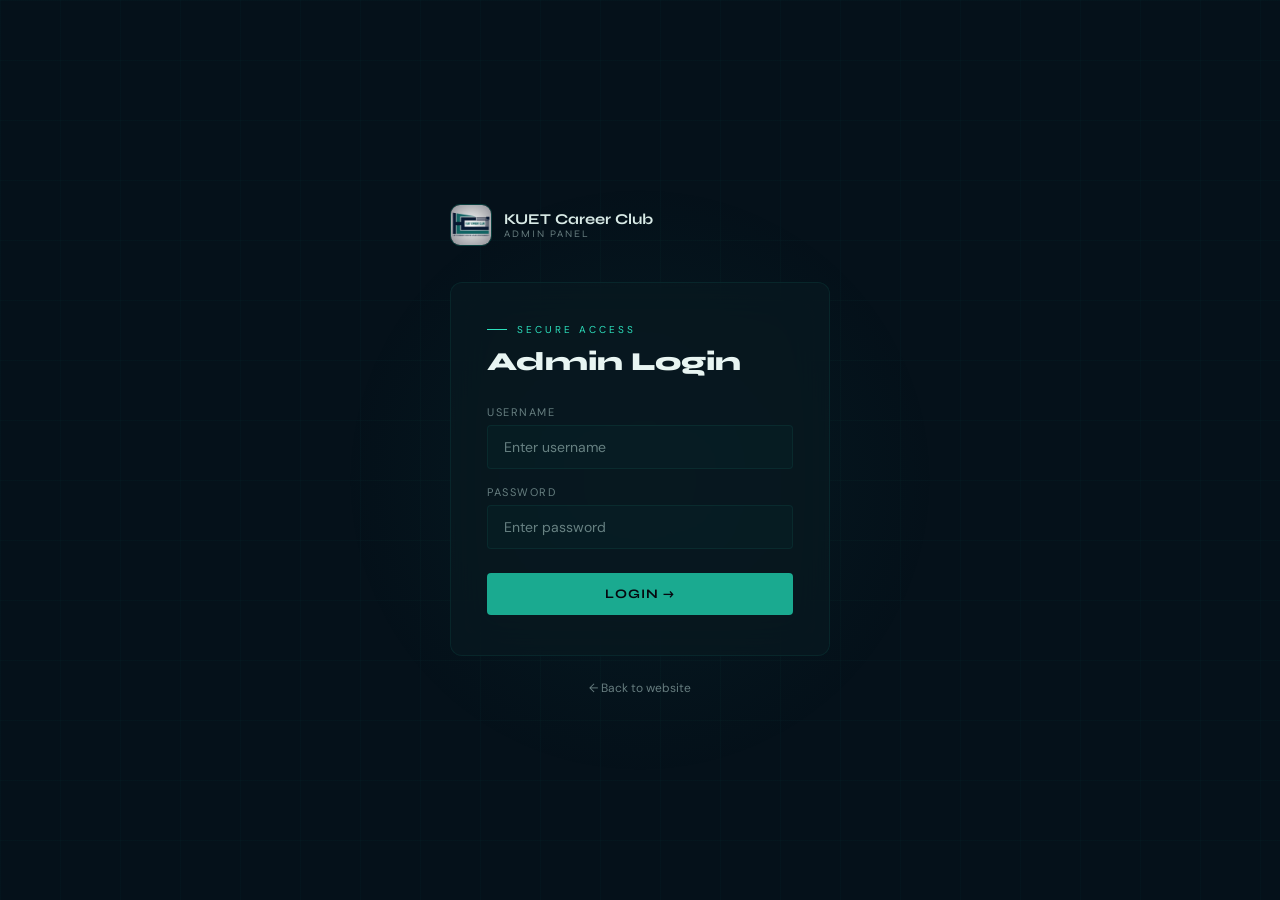
<file: admin/registrations.html>
<!doctype html>
<html lang="en">
  <head>
    <meta charset="UTF-8" />
    <meta name="viewport" content="width=device-width, initial-scale=1.0" />
    <title>Registrations — KCC Admin</title>
    <link
      href="https://fonts.googleapis.com/css2?family=Syne:wght@400;600;700;800&family=DM+Sans:ital,opsz,wght@0,9..40,300;0,9..40,400;0,9..40,500;0,9..40,600;1,9..40,400&display=swap"
      rel="stylesheet"
    />
    <style>
      :root {
        --bg: #05111a;
        --surface: #081820;
        --card: rgba(26, 144, 128, 0.04);
        --card-border: rgba(26, 144, 128, 0.12);
        --cyan: #1aaa90;
        --gold: #f5c842;
        --text: #d8eae6;
        --muted: rgba(200, 230, 225, 0.5);
        --heading: #e8f5f2;
        --body-text: #a8cec8;
        --accent-teal: #2de0bc;
        --dim: rgba(180, 220, 215, 0.45);
        --sidebar-w: 220px;
      }
      *, *::before, *::after { box-sizing: border-box; margin: 0; padding: 0; }
      body { font-family: "DM Sans", sans-serif; background: var(--bg); color: var(--text); min-height: 100vh; display: flex; }

      /* ─── SIDEBAR ─── */
      .sidebar { width: var(--sidebar-w); background: var(--surface); border-right: 1px solid var(--card-border); display: flex; flex-direction: column; position: fixed; top: 0; left: 0; bottom: 0; z-index: 100; }
      .sidebar-logo { display: flex; align-items: center; gap: 10px; padding: 24px 20px; border-bottom: 1px solid var(--card-border); text-decoration: none; }
      .sidebar-logo-mark { width: 36px; height: 36px; border-radius: 8px; overflow: hidden; border: 1px solid rgba(26,170,144,0.3); flex-shrink: 0; }
      .sidebar-logo-mark img { width: 100%; height: 100%; object-fit: cover; }
      .sidebar-logo-text { font-family: "Syne", sans-serif; font-weight: 700; font-size: 13px; color: var(--text); line-height: 1.2; }
      .sidebar-logo-text span { display: block; font-size: 9px; color: var(--accent-teal); font-weight: 400; letter-spacing: 2px; text-transform: uppercase; }
      .sidebar-nav { flex: 1; padding: 20px 0; }
      .sidebar-nav a { display: flex; align-items: center; gap: 10px; padding: 11px 20px; color: var(--muted); text-decoration: none; font-size: 13px; font-weight: 500; transition: background 0.2s, color 0.2s; border-left: 2px solid transparent; }
      .sidebar-nav a:hover { background: rgba(26,170,144,0.05); color: var(--text); }
      .sidebar-nav a.active { background: rgba(26,170,144,0.08); color: var(--accent-teal); border-left-color: var(--accent-teal); }
      .nav-icon { font-size: 16px; width: 20px; text-align: center; }
      .sidebar-bottom { padding: 20px; border-top: 1px solid var(--card-border); }
      .logout-btn { display: flex; align-items: center; gap: 8px; color: var(--muted); font-size: 13px; cursor: pointer; background: none; border: none; font-family: "DM Sans", sans-serif; transition: color 0.2s; padding: 0; }
      .logout-btn:hover { color: #ff8f9a; }

      /* ─── MAIN ─── */
      .main { margin-left: var(--sidebar-w); flex: 1; display: flex; flex-direction: column; }
      .topbar { background: var(--surface); border-bottom: 1px solid var(--card-border); padding: 16px 32px; display: flex; align-items: center; justify-content: space-between; }
      .topbar h1 { font-family: "Syne", sans-serif; font-size: 18px; font-weight: 800; color: var(--heading); }
      .topbar-right { display: flex; align-items: center; gap: 12px; font-size: 13px; color: var(--muted); }
      .admin-badge { background: rgba(26,170,144,0.1); border: 1px solid rgba(26,170,144,0.2); color: var(--accent-teal); font-size: 11px; padding: 4px 10px; border-radius: 20px; font-weight: 600; letter-spacing: 1px; }
      .content { padding: 32px; flex: 1; }

      /* ─── FILTERS ─── */
      .filters {
        display: flex;
        gap: 12px;
        margin-bottom: 20px;
        flex-wrap: wrap;
        align-items: center;
        justify-content: space-between;
      }
      .filters-left { display: flex; gap: 12px; flex-wrap: wrap; }
      .filter-select {
        background: var(--card);
        border: 1px solid var(--card-border);
        color: var(--text);
        padding: 9px 14px;
        font-family: "DM Sans", sans-serif;
        font-size: 13px;
        border-radius: 4px;
        outline: none;
        transition: border-color 0.2s;
        cursor: pointer;
      }
      .filter-select:focus { border-color: rgba(26,170,144,0.4); }
      .search-input {
        background: var(--card);
        border: 1px solid var(--card-border);
        color: var(--text);
        padding: 9px 14px;
        font-family: "DM Sans", sans-serif;
        font-size: 13px;
        border-radius: 4px;
        outline: none;
        transition: border-color 0.2s;
        width: 220px;
      }
      .search-input:focus { border-color: rgba(26,170,144,0.4); }
      .search-input::placeholder { color: var(--muted); }

      .btn-export {
        background: transparent;
        border: 1px solid var(--card-border);
        color: var(--muted);
        padding: 9px 18px;
        font-family: "Syne", sans-serif;
        font-weight: 600; font-size: 11px;
        letter-spacing: 1px; text-transform: uppercase;
        cursor: pointer; border-radius: 4px;
        transition: border-color 0.2s, color 0.2s;
      }
      .btn-export:hover { border-color: rgba(200,230,225,0.3); color: var(--text); }

      /* ─── STATS ROW ─── */
      .stats-row {
        display: grid;
        grid-template-columns: repeat(3, 1fr);
        gap: 16px;
        margin-bottom: 24px;
      }
      .stat-card {
        background: var(--card); border: 1px solid var(--card-border);
        border-radius: 8px; padding: 20px;
        position: relative; overflow: hidden;
      }
      .stat-card::after {
        content: ""; position: absolute;
        top: 0; left: 0; right: 0; height: 2px;
        background: linear-gradient(90deg, var(--cyan), transparent);
      }
      .stat-card.gold::after { background: linear-gradient(90deg, var(--gold), transparent); }
      .stat-card.purple::after { background: linear-gradient(90deg, #b06aff, transparent); }
      .stat-num { font-family: "Syne", sans-serif; font-size: 28px; font-weight: 800; color: var(--heading); line-height: 1; margin-bottom: 4px; }
      .stat-label { font-size: 11px; color: var(--muted); letter-spacing: 1px; text-transform: uppercase; }

      /* ─── TABLE ─── */
      .table-wrap { background: var(--card); border: 1px solid var(--card-border); border-radius: 8px; overflow: hidden; }
      table { width: 100%; border-collapse: collapse; }
      thead { background: rgba(26,170,144,0.05); border-bottom: 1px solid var(--card-border); }
      th { font-family: "Syne", sans-serif; font-size: 10px; font-weight: 700; letter-spacing: 1.5px; text-transform: uppercase; color: var(--accent-teal); padding: 12px 16px; text-align: left; }
      td { font-size: 13px; color: var(--body-text); padding: 12px 16px; border-bottom: 1px solid rgba(26,144,128,0.06); vertical-align: middle; }
      tr:last-child td { border-bottom: none; }
      tr:hover td { background: rgba(26,170,144,0.03); }

      .badge { font-size: 10px; font-weight: 700; letter-spacing: 1px; text-transform: uppercase; padding: 3px 8px; border-radius: 2px; border: 1px solid; }
      .badge.upcoming { color: var(--accent-teal); border-color: rgba(45,224,188,0.25); background: rgba(45,224,188,0.07); }
      .badge.past { color: var(--muted); border-color: rgba(200,230,225,0.12); }

      .act-btn { background: transparent; border: 1px solid var(--card-border); color: var(--muted); font-size: 11px; padding: 4px 10px; border-radius: 3px; cursor: pointer; font-family: "DM Sans", sans-serif; transition: all 0.2s; }
      .act-btn.danger:hover { border-color: rgba(255,95,109,0.4); color: #ff8f9a; }

      .empty-row td { text-align: center; color: var(--muted); padding: 40px; font-size: 14px; }

      /* ─── CONFIRM MODAL ─── */
      .modal-overlay { position: fixed; inset: 0; background: rgba(5,17,26,0.88); backdrop-filter: blur(8px); z-index: 3000; display: flex; align-items: center; justify-content: center; padding: 20px; opacity: 0; pointer-events: none; transition: opacity 0.3s; }
      .modal-overlay.visible { opacity: 1; pointer-events: all; }
      .confirm-modal { background: #0c1824; border: 1px solid rgba(255,95,109,0.2); border-radius: 12px; padding: 32px; width: 100%; max-width: 380px; text-align: center; transform: translateY(20px); transition: transform 0.3s; }
      .modal-overlay.visible .confirm-modal { transform: translateY(0); }
      .confirm-modal h3 { font-family: "Syne", sans-serif; font-size: 18px; font-weight: 800; color: var(--heading); margin-bottom: 10px; }
      .confirm-modal p { font-size: 14px; color: var(--muted); margin-bottom: 24px; line-height: 1.6; }
      .confirm-btns { display: flex; gap: 10px; justify-content: center; }
      .btn-outline { background: transparent; color: var(--muted); border: 1px solid var(--card-border); padding: 10px 24px; font-family: "Syne", sans-serif; font-weight: 600; font-size: 12px; letter-spacing: 1px; text-transform: uppercase; cursor: pointer; border-radius: 4px; transition: border-color 0.2s, color 0.2s; }
      .btn-outline:hover { border-color: rgba(200,230,225,0.3); color: var(--text); }
      .btn-danger { background: #ff5f6d; color: white; padding: 10px 24px; border: none; font-family: "Syne", sans-serif; font-weight: 700; font-size: 12px; letter-spacing: 1px; text-transform: uppercase; cursor: pointer; border-radius: 4px; transition: opacity 0.2s; }
      .btn-danger:hover { opacity: 0.88; }
    </style>
  </head>
  <body>
    <!-- SIDEBAR -->
    <aside class="sidebar">
      <a href="../index.html" class="sidebar-logo">
        <div class="sidebar-logo-mark">
          <img src="../images/lo.jpg" alt="KCC Logo" />
        </div>
        <div class="sidebar-logo-text">KCC Admin <span>Registrations</span></div>
      </a>
      <nav class="sidebar-nav">
        <a href="dashboard.html"><span class="nav-icon">📊</span> Dashboard</a>
        <a href="events.html"><span class="nav-icon">🗓</span> Events</a>
        <a href="registrations.html" class="active"><span class="nav-icon">📋</span> Registrations</a>
        <a href="contacts.html"><span class="nav-icon">✉️</span> Contact Forms</a>
      </nav>
      <div class="sidebar-bottom">
        <button class="logout-btn" onclick="logout()">🚪 Logout</button>
      </div>
    </aside>

    <!-- MAIN -->
    <div class="main">
      <div class="topbar">
        <h1>Registrations</h1>
        <div class="topbar-right">
          <span>Welcome, Admin</span>
          <span class="admin-badge">Admin</span>
        </div>
      </div>

      <div class="content">

        <!-- STATS -->
        <div class="stats-row">
          <div class="stat-card">
            <div class="stat-num" id="total-count">0</div>
            <div class="stat-label">Total Registrations</div>
          </div>
          <div class="stat-card gold">
            <div class="stat-num" id="upcoming-count">0</div>
            <div class="stat-label">Upcoming Events</div>
          </div>
          <div class="stat-card purple">
            <div class="stat-num" id="event-count">0</div>
            <div class="stat-label">Events with Registrations</div>
          </div>
        </div>

        <!-- FILTERS -->
        <div class="filters">
          <div class="filters-left">
            <select class="filter-select" id="filter-event" onchange="applyFilters()">
              <option value="">All Events</option>
            </select>
            <input class="search-input" id="search-input" placeholder="Search by name or ID..." oninput="applyFilters()" />
          </div>
        </div>

        <!-- TABLE -->
        <div class="table-wrap">
          <table>
            <thead>
              <tr>
                <th>#</th>
                <th>Full Name</th>
                <th>Student ID</th>
                <th>Department</th>
                <th>Year</th>
                <th>Email</th>
                <th>Event</th>
                <th>Registered</th>
                <th>Action</th>
              </tr>
            </thead>
            <tbody id="reg-table"></tbody>
          </table>
        </div>

      </div>
    </div>

    <!-- DELETE CONFIRM -->
    <div class="modal-overlay" id="delete-modal">
      <div class="confirm-modal">
        <h3>Delete Registration?</h3>
        <p>This will permanently remove this registration record.</p>
        <div class="confirm-btns">
          <button class="btn-outline" onclick="closeModal()">Cancel</button>
          <button class="btn-danger" onclick="confirmDelete()">Yes, Delete</button>
        </div>
      </div>
    </div>

    <script>
      if (!sessionStorage.getItem("kcc_admin")) window.location.href = "login.html";
      function logout() { sessionStorage.removeItem("kcc_admin"); window.location.href = "login.html"; }

        // SAMPLE DATA from DB

        let registrations = [];
        let filtered = [];
        let deletingId = null;

        function loadRegistrations() {
            fetch("/api/GetRegistrations.ashx")
                .then(res => res.json())
                .then(data => {
                    registrations = data.map(r => ({
                        id: r.Id,
                        name: r.FullName,
                        studentId: r.StudentId,
                        dept: r.Department,
                        year: r.Year,
                        email: r.Email,
                        event: r.EventName,
                        date: r.RegisteredAt
                    }));
                    filtered = [...registrations];
                    populateEventFilter();
                    updateStats();
                    renderTable();
                })
                .catch(() => {
                    document.getElementById("reg-table").innerHTML =
                        `<tr><td colspan="9" style="text-align:center;padding:40px;color:var(--muted)">Could not load registrations.</td></tr>`;
                });
        }


      function populateEventFilter() {
        const events = [...new Set(registrations.map(r => r.event))];
        const sel = document.getElementById("filter-event");
        events.forEach(ev => {
          const opt = document.createElement("option");
          opt.value = ev; opt.textContent = ev;
          sel.appendChild(opt);
        });
      }

      function updateStats() {
        document.getElementById("total-count").textContent = registrations.length;
        const upcomingEvents = new Set(registrations.filter(r => r.eventType === "upcoming").map(r => r.event));
        document.getElementById("upcoming-count").textContent = upcomingEvents.size;
        document.getElementById("event-count").textContent = new Set(registrations.map(r => r.event)).size;
      }

      function applyFilters() {
        const eventFilter = document.getElementById("filter-event").value;
        const search = document.getElementById("search-input").value.toLowerCase();
        filtered = registrations.filter(r => {
          const matchEvent = !eventFilter || r.event === eventFilter;
          const matchSearch = !search || r.name.toLowerCase().includes(search) || r.studentId.includes(search);
          return matchEvent && matchSearch;
        });
        renderTable();
      }

      function renderTable() {
        const tbody = document.getElementById("reg-table");
        if (filtered.length === 0) {
          tbody.innerHTML = `<tr class="empty-row"><td colspan="9">No registrations found.</td></tr>`;
          return;
        }
        tbody.innerHTML = filtered.map((r, i) => `
          <tr>
            <td style="color:var(--dim)">${i + 1}</td>
            <td><strong style="color:var(--heading)">${r.name}</strong></td>
            <td>${r.studentId}</td>
            <td>${r.dept}</td>
            <td>${r.year}</td>
            <td>${r.email}</td>
            <td>
              <span class="badge ${r.eventType}">${r.event}</span>
            </td>
            <td style="color:var(--dim)">${formatDate(r.date)}</td>
            <td>
              <button class="act-btn danger" onclick="openDelete(${r.id})">Delete</button>
            </td>
          </tr>
        `).join("");
      }

        function formatDate(d) {
            if (!d) return "—";
            try {
                if (typeof d === "string" && d.indexOf("/Date(") !== -1) {
                    const ms = parseInt(d.replace("/Date(", "").replace(")/", "").split("+")[0]);
                    return new Date(ms).toLocaleDateString("en-GB", { day: "numeric", month: "short", year: "numeric" });
                }
                const date = new Date(d);
                if (isNaN(date.getTime())) return "—";
                return date.toLocaleDateString("en-GB", { day: "numeric", month: "short", year: "numeric" });
            } catch (e) {
                return "—";
            }
        }

      function openDelete(id) {
        deletingId = id;
        document.getElementById("delete-modal").classList.add("visible");
        document.body.style.overflow = "hidden";
      }
      function closeModal() {
        document.getElementById("delete-modal").classList.remove("visible");
        document.body.style.overflow = "";
      }
        function confirmDelete() {
            const formData = new FormData();
            formData.append("type", "registration");
            formData.append("id", deletingId);
            fetch("/api/DeleteItem.ashx", { method: "POST", body: formData })
                .then(() => {
                    loadRegistrations();
                    closeModal();
                })
                .catch(() => alert("Something went wrong."));
        }


      document.getElementById("delete-modal").addEventListener("click", function(e) {
        if (e.target === this) closeModal();
      });

        loadRegistrations();
    </script>
  </body>
</html>
</file>
<file: style.css>
:root {
  --bg: #05111a;
  --surface: #081820;
  --card: rgba(26, 144, 128, 0.04);
  --card-border: rgba(26, 144, 128, 0.12);
  --cyan: #1aaa90;
  --cyan-light: #22d4b0;
  --gold: #f5c842;
  --teal-glow: rgba(26, 144, 128, 0.15);
  --text: #d8eae6;
  --muted: rgba(200, 230, 225, 0.5);
  --nav-h: 70px;
}
*,
*::before,
*::after {
  box-sizing: border-box;
  margin: 0;
  padding: 0;
}
html {
  scroll-behavior: smooth;
}
body {
  font-family: "DM Sans", sans-serif;
  background: var(--bg);
  color: var(--text);
  overflow-x: hidden;
  cursor: default;
  padding: 25px;
}
h1,
h2,
h3,
h4 {
  font-family: "Syne", sans-serif;
}

/* ─── SCROLLBAR ─── */
::-webkit-scrollbar {
  width: 4px;
}
::-webkit-scrollbar-track {
  background: var(--bg);
}
::-webkit-scrollbar-thumb {
  background: var(--cyan);
  border-radius: 2px;
}

/* ─── NAV ─── */
nav {
  position: fixed;
  top: 0;
  left: 0;
  right: 0;
  z-index: 1000;
  height: var(--nav-h);
  display: flex;
  align-items: center;
  justify-content: space-between;
  padding: 0 5%;
  background: rgba(6, 8, 15, 0.6);
  backdrop-filter: blur(20px);
  border-bottom: 1px solid rgba(26, 170, 144, 0.08);
  transition: background 0.3s;
}
nav.scrolled {
  background: rgba(6, 8, 15, 0.92);
}
.nav-logo {
  display: flex;
  align-items: center;
  gap: 12px;
  text-decoration: none;
}
.nav-logo-mark {
  width: 46px;
  height: 46px;
  border-radius: 10px;
  overflow: hidden;
  border: 1.5px solid rgba(26, 170, 144, 0.3);
  box-shadow: 0 4px 16px rgba(26, 170, 144, 0.15);
  flex-shrink: 0;
}
.nav-logo-mark img {
  width: 100%;
  height: 100%;
  object-fit: cover;
}
.nav-logo-text {
  font-family: "Syne", sans-serif;
  font-weight: 700;
  font-size: 15px;
  color: var(--text);
  line-height: 1.2;
}
.nav-logo-text span {
  display: block;
  font-size: 10px;
  color: var(--muted);
  font-weight: 400;
  letter-spacing: 2px;
  text-transform: uppercase;
}
.nav-links {
  display: flex;
  align-items: center;
  gap: 36px;
  list-style: none;
}
.nav-links a {
  color: var(--muted);
  text-decoration: none;
  font-size: 13px;
  letter-spacing: 0.5px;
  font-weight: 500;
  transition: color 0.2s;
  position: relative;
}
.nav-links a::after {
  content: "";
  position: absolute;
  bottom: -4px;
  left: 0;
  width: 0;
  height: 1px;
  background: var(--cyan);
  transition: width 0.25s;
}
.nav-links a:hover {
  color: var(--text);
}
.nav-links a:hover::after {
  width: 100%;
}
.nav-cta {
  background: transparent;
  border: 1px solid var(--cyan);
  color: var(--cyan) !important;
  padding: 8px 20px;
  border-radius: 3px;
  font-size: 12px !important;
  letter-spacing: 1px;
  text-transform: uppercase;
  transition:
    background 0.2s,
    color 0.2s !important;
  cursor: pointer;
  text-decoration: none;
}
.nav-cta:hover {
  background: var(--cyan) !important;
  color: var(--bg) !important;
}
.nav-cta::after {
  display: none !important;
}

/* ─── HERO ─── */
#hero {
  position: relative;
  min-height: 100vh;
  display: flex;
  align-items: center;
  overflow: hidden;
}
#hero-canvas {
  position: absolute;
  inset: 0;
  width: 100%;
  height: 100%;
  pointer-events: none;
}
.hero-grid-overlay {
  position: absolute;
  inset: 0;
  background-image:
    linear-gradient(rgba(26, 170, 144, 0.03) 1px, transparent 1px),
    linear-gradient(90deg, rgba(26, 170, 144, 0.03) 1px, transparent 1px);
  background-size: 60px 60px;
  pointer-events: none;
}
.hero-glow {
  position: absolute;
  top: 20%;
  left: 10%;
  width: 600px;
  height: 600px;
  background: radial-gradient(
    circle,
    rgba(26, 170, 144, 0.06) 0%,
    transparent 70%
  );
  pointer-events: none;
}
.hero-glow-2 {
  position: absolute;
  bottom: 10%;
  right: 5%;
  width: 400px;
  height: 400px;
  background: radial-gradient(
    circle,
    rgba(245, 200, 66, 0.05) 0%,
    transparent 70%
  );
  pointer-events: none;
}
.hero-content {
  position: relative;
  z-index: 2;
  padding: 0 5%;
  padding-top: var(--nav-h);
  max-width: 900px;
}
.hero-badge {
  display: inline-flex;
  align-items: center;
  gap: 8px;
  border: 1px solid rgba(26, 170, 144, 0.3);
  background: rgba(26, 170, 144, 0.06);
  padding: 6px 14px;
  border-radius: 2px;
  font-size: 11px;
  letter-spacing: 2px;
  text-transform: uppercase;
  color: var(--cyan);
  margin-bottom: 28px;
  animation: fadeUp 0.8s ease both;
}
.hero-badge-dot {
  width: 6px;
  height: 6px;
  border-radius: 50%;
  background: var(--cyan);
  animation: pulse 2s infinite;
}
@keyframes pulse {
  0%,
  100% {
    opacity: 1;
    transform: scale(1);
  }
  50% {
    opacity: 0.4;
    transform: scale(0.7);
  }
}
.hero-title {
  font-size: clamp(42px, 6vw, 80px);
  font-weight: 800;
  line-height: 1.05;
  margin-bottom: 24px;
  animation: fadeUp 0.8s 0.1s ease both;
}
.hero-title .line {
  display: block;
}
.hero-title .accent {
  color: var(--cyan);
  position: relative;
}
.hero-title .gold {
  color: var(--gold);
}
.hero-sub {
  font-size: 18px;
  color: var(--muted);
  line-height: 1.7;
  max-width: 540px;
  margin-bottom: 40px;
  animation: fadeUp 0.8s 0.2s ease both;
}
.hero-actions {
  display: flex;
  gap: 16px;
  flex-wrap: wrap;
  animation: fadeUp 0.8s 0.3s ease both;
}
.btn-primary {
  background: var(--cyan);
  color: #06080f;
  padding: 14px 32px;
  border: none;
  font-family: "Syne", sans-serif;
  font-weight: 700;
  font-size: 13px;
  letter-spacing: 1px;
  text-transform: uppercase;
  cursor: pointer;
  border-radius: 3px;
  text-decoration: none;
  display: inline-block;
  transition:
    transform 0.2s,
    box-shadow 0.2s;
}
.btn-primary:hover {
  transform: translateY(-2px);
  box-shadow: 0 12px 30px rgba(26, 170, 144, 0.25);
}
.btn-secondary {
  background: transparent;
  color: var(--text);
  padding: 14px 32px;
  border: 1px solid var(--card-border);
  font-family: "Syne", sans-serif;
  font-weight: 600;
  font-size: 13px;
  letter-spacing: 1px;
  text-transform: uppercase;
  cursor: pointer;
  border-radius: 3px;
  text-decoration: none;
  display: inline-block;
  transition:
    border-color 0.2s,
    color 0.2s;
}
.btn-secondary:hover {
  border-color: rgba(255, 255, 255, 0.3);
  color: white;
}
.hero-stats {
  position: absolute;
  bottom: 60px;
  right: 5%;
  display: flex;
  gap: 40px;
  animation: fadeUp 0.8s 0.4s ease both;
  z-index: 2;
}
.hero-stat {
  text-align: right;
}
.hero-stat-num {
  font-family: "Syne", sans-serif;
  font-weight: 800;
  font-size: 32px;
  color: white;
  line-height: 1;
}
.hero-stat-num .unit {
  color: var(--cyan);
}
.hero-stat-label {
  font-size: 11px;
  color: var(--muted);
  letter-spacing: 1.5px;
  text-transform: uppercase;
  margin-top: 4px;
}
.scroll-indicator {
  position: absolute;
  bottom: 30px;
  left: 50%;
  transform: translateX(-50%);
  display: flex;
  flex-direction: column;
  align-items: center;
  gap: 8px;
  z-index: 2;
  animation: fadeUp 1s 0.6s ease both;
}
.scroll-indicator span {
  font-size: 10px;
  letter-spacing: 2px;
  text-transform: uppercase;
  color: var(--muted);
}
.scroll-line {
  width: 1px;
  height: 50px;
  background: linear-gradient(var(--cyan), transparent);
  animation: scrollLine 1.5s ease infinite;
}
@keyframes scrollLine {
  0% {
    opacity: 0;
    transform: scaleY(0);
    transform-origin: top;
  }
  50% {
    opacity: 1;
    transform: scaleY(1);
  }
  100% {
    opacity: 0;
    transform: scaleY(0);
    transform-origin: bottom;
  }
}

/* ─── SECTIONS ─── */
section {
  padding: 100px 5%;
}
.section-label {
  font-size: 10px;
  letter-spacing: 3px;
  text-transform: uppercase;
  color: var(--cyan);
  margin-bottom: 16px;
  display: flex;
  align-items: center;
  gap: 12px;
}
.section-label::before {
  content: "";
  width: 24px;
  height: 1px;
  background: var(--cyan);
}
.section-title {
  font-size: clamp(28px, 3.5vw, 46px);
  font-weight: 800;
  line-height: 1.1;
  margin-bottom: 20px;
}
.section-sub {
  font-size: 16px;
  color: var(--muted);
  line-height: 1.7;
  max-width: 560px;
}

/* ─── ABOUT ─── */
#about {
  background: var(--surface);
  position: relative;
  overflow: hidden;
}
#about::before {
  content: "";
  position: absolute;
  top: 0;
  right: 0;
  width: 500px;
  height: 500px;
  background: radial-gradient(
    circle,
    rgba(245, 200, 66, 0.04) 0%,
    transparent 60%
  );
  pointer-events: none;
}
.about-grid {
  display: grid;
  grid-template-columns: 1fr 1fr;
  gap: 80px;
  align-items: center;
  margin-top: 60px;
}
.about-text p {
  color: var(--muted);
  line-height: 1.8;
  margin-bottom: 16px;
}
.about-text p:last-of-type {
  margin-bottom: 28px;
}
.about-motto {
  font-family: "Syne", sans-serif;
  font-weight: 700;
  font-size: 20px;
  color: var(--gold);
  border-left: 3px solid var(--gold);
  padding-left: 20px;
  margin-bottom: 28px;
  font-style: italic;
}
.about-visual {
  position: relative;
}
.stats-grid {
  display: grid;
  grid-template-columns: 1fr 1fr;
  gap: 16px;
}
.stat-card {
  background: var(--card);
  border: 1px solid var(--card-border);
  padding: 28px 24px;
  border-radius: 4px;
  position: relative;
  overflow: hidden;
  transition:
    transform 0.3s,
    border-color 0.3s;
}
.stat-card:hover {
  transform: translateY(-4px);
  border-color: rgba(26, 170, 144, 0.2);
}
.stat-card::after {
  content: "";
  position: absolute;
  top: 0;
  left: 0;
  right: 0;
  height: 2px;
  background: linear-gradient(90deg, var(--cyan), transparent);
}
.stat-card.gold-accent::after {
  background: linear-gradient(90deg, var(--gold), transparent);
}
.stat-num {
  font-family: "Syne", sans-serif;
  font-weight: 800;
  font-size: 38px;
  color: white;
  line-height: 1;
  margin-bottom: 4px;
}
.stat-num .s-unit {
  font-size: 24px;
  color: var(--cyan);
}
.stat-card.gold-accent .stat-num .s-unit {
  color: var(--gold);
}
.stat-label {
  font-size: 12px;
  color: var(--muted);
  letter-spacing: 1px;
  text-transform: uppercase;
}

/* ─── PROGRAMS ─── */
#programs {
  position: relative;
}
.programs-header {
  display: flex;
  justify-content: space-between;
  align-items: flex-end;
  margin-bottom: 50px;
  flex-wrap: wrap;
  gap: 20px;
}
.programs-grid {
  display: grid;
  grid-template-columns: repeat(auto-fit, minmax(280px, 1fr));
  gap: 20px;
}
.program-card {
  background: var(--card);
  border: 1px solid var(--card-border);
  border-radius: 6px;
  overflow: hidden;
  transition:
    transform 0.3s,
    border-color 0.3s;
  cursor: pointer;
}
.program-card:hover {
  transform: translateY(-6px);
  border-color: rgba(26, 170, 144, 0.15);
}
.program-card:hover .card-icon-wrap {
  border-color: var(--cyan);
}
.program-visual {
  height: 8px;
  background: linear-gradient(90deg, var(--cyan), rgba(26, 170, 144, 0.2));
}
.program-card:nth-child(2) .program-visual {
  background: linear-gradient(90deg, var(--gold), rgba(245, 200, 66, 0.2));
}
.program-card:nth-child(3) .program-visual {
  background: linear-gradient(90deg, #b06aff, rgba(176, 106, 255, 0.2));
}
.program-card:nth-child(4) .program-visual {
  background: linear-gradient(90deg, #00e5b0, rgba(0, 229, 176, 0.2));
}
.program-card:nth-child(5) .program-visual {
  background: linear-gradient(90deg, #ff6b6b, rgba(255, 107, 107, 0.2));
}
.program-card:nth-child(6) .program-visual {
  background: linear-gradient(90deg, #4fc3f7, rgba(79, 195, 247, 0.2));
}
.program-body {
  padding: 28px;
}
.card-icon-wrap {
  width: 48px;
  height: 48px;
  border: 1px solid var(--card-border);
  border-radius: 10px;
  display: flex;
  align-items: center;
  justify-content: center;
  font-size: 22px;
  margin-bottom: 18px;
  transition: border-color 0.3s;
}
.program-body h3 {
  font-size: 17px;
  font-weight: 700;
  margin-bottom: 10px;
}
.program-body p {
  font-size: 14px;
  color: var(--muted);
  line-height: 1.65;
  margin-bottom: 18px;
}
.program-tag {
  display: inline-block;
  font-size: 10px;
  letter-spacing: 1.5px;
  text-transform: uppercase;
  color: var(--cyan);
  border: 1px solid rgba(26, 170, 144, 0.25);
  padding: 4px 10px;
  border-radius: 2px;
}
.program-card:nth-child(2) .program-tag {
  color: var(--gold);
  border-color: rgba(245, 200, 66, 0.25);
}

/* ─── SERVICES / WHAT WE DO ─── */
#services {
  background: var(--surface);
  position: relative;
  overflow: hidden;
}
#services::after {
  content: "KCC";
  position: absolute;
  right: -30px;
  bottom: -60px;
  font-family: "Syne", sans-serif;
  font-weight: 800;
  font-size: 220px;
  color: rgba(255, 255, 255, 0.015);
  pointer-events: none;
  user-select: none;
  line-height: 1;
}
.services-layout {
  display: grid;
  grid-template-columns: 1fr 2fr;
  gap: 80px;
  margin-top: 60px;
  align-items: start;
}
.services-intro .section-sub {
  margin-bottom: 32px;
}
.services-list {
  display: grid;
  grid-template-columns: 1fr 1fr;
  gap: 2px;
}
.service-item {
  background: var(--card);
  padding: 28px 24px;
  border: 1px solid var(--card-border);
  transition: background 0.3s;
  cursor: default;
}
.service-item:hover {
  background: rgba(255, 255, 255, 0.06);
}
.service-item:first-child {
  border-radius: 6px 0 0 0;
}
.service-item:nth-child(2) {
  border-radius: 0 6px 0 0;
}
.service-item:nth-last-child(2) {
  border-radius: 0 0 0 6px;
}
.service-item:last-child {
  border-radius: 0 0 6px 0;
}
.service-num {
  font-family: "Syne", sans-serif;
  font-weight: 800;
  font-size: 11px;
  color: var(--cyan);
  letter-spacing: 2px;
  margin-bottom: 14px;
}
.service-item h4 {
  font-size: 15px;
  font-weight: 700;
  margin-bottom: 8px;
}
.service-item p {
  font-size: 13px;
  color: var(--muted);
  line-height: 1.6;
}

/* ─── CAREER PATH ─── */
#journey {
  position: relative;
  overflow: hidden;
}
.journey-title-wrap {
  text-align: center;
  margin-bottom: 70px;
}
.journey-title-wrap .section-label {
  justify-content: center;
}
.journey-title-wrap .section-label::before {
  display: none;
}
.timeline {
  position: relative;
  display: grid;
  grid-template-columns: repeat(5, 1fr);
  gap: 0;
}
.timeline::before {
  content: "";
  position: absolute;
  top: 42px;
  left: 10%;
  right: 10%;
  height: 1px;
  background: linear-gradient(
    90deg,
    transparent,
    var(--card-border),
    var(--cyan),
    var(--card-border),
    transparent
  );
}
.tl-item {
  text-align: center;
  padding: 0 10px;
  position: relative;
}
.tl-dot {
  width: 22px;
  height: 22px;
  border-radius: 50%;
  border: 2px solid var(--cyan);
  background: var(--bg);
  margin: 32px auto 28px;
  position: relative;
  z-index: 1;
  transition:
    background 0.3s,
    transform 0.3s;
  cursor: pointer;
}
.tl-dot::after {
  content: "";
  position: absolute;
  inset: 4px;
  border-radius: 50%;
  background: var(--cyan);
  opacity: 0;
  transition: opacity 0.3s;
}
.tl-item:hover .tl-dot {
  transform: scale(1.3);
  background: rgba(26, 170, 144, 0.1);
}
.tl-item:hover .tl-dot::after {
  opacity: 1;
}
.tl-step {
  font-size: 10px;
  letter-spacing: 2px;
  text-transform: uppercase;
  color: var(--cyan);
  margin-bottom: 8px;
}
.tl-item h4 {
  font-size: 14px;
  font-weight: 700;
  margin-bottom: 6px;
}
.tl-item p {
  font-size: 12px;
  color: var(--muted);
  line-height: 1.5;
}

/* ─── CONTACT ─── */
#contact {
  background: var(--surface);
}
.contact-grid {
  display: grid;
  grid-template-columns: 1fr 1fr;
  gap: 80px;
  margin-top: 60px;
  align-items: start;
}
.contact-info h3 {
  font-size: 24px;
  font-weight: 700;
  margin-bottom: 24px;
}
.contact-info p {
  color: var(--muted);
  line-height: 1.7;
  margin-bottom: 32px;
}
.contact-items {
  display: flex;
  flex-direction: column;
  gap: 16px;
  margin-bottom: 36px;
}
.contact-item {
  display: flex;
  align-items: center;
  gap: 14px;
  font-size: 14px;
  color: var(--muted);
}
.contact-item-icon {
  width: 38px;
  height: 38px;
  flex-shrink: 0;
  border: 1px solid var(--card-border);
  border-radius: 8px;
  display: flex;
  align-items: center;
  justify-content: center;
  font-size: 16px;
}
.social-links {
  display: flex;
  gap: 12px;
}
.social-link {
  width: 40px;
  height: 40px;
  border: 1px solid var(--card-border);
  border-radius: 8px;
  display: flex;
  align-items: center;
  justify-content: center;
  font-size: 16px;
  color: var(--muted);
  text-decoration: none;
  transition:
    border-color 0.2s,
    color 0.2s,
    transform 0.2s;
}
.social-link:hover {
  border-color: var(--cyan);
  color: var(--cyan);
  transform: translateY(-3px);
}
.contact-form {
  display: flex;
  flex-direction: column;
  gap: 16px;
}
.form-group {
  display: flex;
  flex-direction: column;
  gap: 6px;
}
.form-group label {
  font-size: 11px;
  letter-spacing: 1.5px;
  text-transform: uppercase;
  color: var(--muted);
}
.form-group input,
.form-group textarea,
.form-group select {
  background: var(--card);
  border: 1px solid var(--card-border);
  color: var(--text);
  padding: 12px 16px;
  font-family: "DM Sans", sans-serif;
  font-size: 14px;
  border-radius: 3px;
  outline: none;
  transition: border-color 0.2s;
  width: 100%;
}
.form-group input:focus,
.form-group textarea:focus,
.form-group select:focus {
  border-color: rgba(26, 170, 144, 0.4);
}
.form-group textarea {
  resize: vertical;
  min-height: 100px;
}
.form-row {
  display: grid;
  grid-template-columns: 1fr 1fr;
  gap: 16px;
}
.form-submit {
  background: var(--cyan);
  color: #06080f;
  padding: 13px 28px;
  border: none;
  font-family: "Syne", sans-serif;
  font-weight: 700;
  font-size: 12px;
  letter-spacing: 1.5px;
  text-transform: uppercase;
  cursor: pointer;
  border-radius: 3px;
  transition:
    opacity 0.2s,
    transform 0.2s;
  margin-top: 4px;
  align-self: flex-start;
}
.form-submit:hover {
  opacity: 0.85;
  transform: translateY(-2px);
}

/* ─── FOOTER ─── */
footer {
  background: #040508;
  padding: 40px 5%;
  border-top: 1px solid var(--card-border);
  display: flex;
  justify-content: space-between;
  align-items: center;
  flex-wrap: wrap;
  gap: 20px;
}
footer p {
  font-size: 12px;
  color: var(--muted);
}
.footer-links {
  display: flex;
  gap: 24px;
}
.footer-links a {
  font-size: 12px;
  color: var(--muted);
  text-decoration: none;
  transition: color 0.2s;
}
.footer-links a:hover {
  color: var(--cyan);
}

/* ─── CHATBOT ─── */
.chat-trigger {
  position: fixed;
  bottom: 28px;
  right: 28px;
  z-index: 2000;
  width: 56px;
  height: 56px;
  background: var(--cyan);
  color: #06080f;
  border: none;
  border-radius: 50%;
  font-size: 22px;
  cursor: pointer;
  display: flex;
  align-items: center;
  justify-content: center;
  box-shadow: 0 8px 28px rgba(26, 170, 144, 0.35);
  transition:
    transform 0.3s,
    box-shadow 0.3s;
}
.chat-trigger:hover {
  transform: scale(1.1);
  box-shadow: 0 12px 36px rgba(26, 170, 144, 0.5);
}
.chat-trigger.open {
  background: #ff5f6d;
  box-shadow: 0 8px 28px rgba(255, 95, 109, 0.35);
}
.chat-window {
  position: fixed;
  bottom: 96px;
  right: 28px;
  z-index: 1999;
  width: 360px;
  height: 520px;
  background: #0c1120;
  border: 1px solid rgba(26, 170, 144, 0.15);
  border-radius: 12px;
  display: flex;
  flex-direction: column;
  overflow: hidden;
  transform: scale(0.95) translateY(16px);
  opacity: 0;
  pointer-events: none;
  transition:
    transform 0.3s,
    opacity 0.3s;
  box-shadow: 0 24px 60px rgba(0, 0, 0, 0.6);
}
.chat-window.visible {
  transform: scale(1) translateY(0);
  opacity: 1;
  pointer-events: all;
}
.chat-header {
  background: rgba(26, 170, 144, 0.06);
  border-bottom: 1px solid rgba(26, 170, 144, 0.1);
  padding: 16px 18px;
  display: flex;
  align-items: center;
  gap: 12px;
}
.chat-avatar {
  width: 36px;
  height: 36px;
  border-radius: 50%;
  background: var(--cyan);
  display: flex;
  align-items: center;
  justify-content: center;
  font-family: "Syne", sans-serif;
  font-weight: 800;
  font-size: 12px;
  color: #06080f;
  flex-shrink: 0;
  position: relative;
}
.chat-avatar::after {
  content: "";
  position: absolute;
  bottom: 1px;
  right: 1px;
  width: 8px;
  height: 8px;
  border-radius: 50%;
  background: #00e676;
  border: 2px solid #0c1120;
}
.chat-header-info h4 {
  font-size: 14px;
  font-weight: 700;
  margin-bottom: 2px;
}
.chat-header-info span {
  font-size: 11px;
  color: var(--muted);
}
.chat-messages {
  flex: 1;
  overflow-y: auto;
  padding: 16px;
  display: flex;
  flex-direction: column;
  gap: 12px;
  scrollbar-width: thin;
  scrollbar-color: rgba(255, 255, 255, 0.1) transparent;
}
.msg {
  display: flex;
  gap: 8px;
  align-items: flex-end;
}
.msg.user {
  flex-direction: row-reverse;
}
.msg-bubble {
  max-width: 78%;
  padding: 10px 14px;
  font-size: 13px;
  line-height: 1.55;
  border-radius: 12px;
}
.msg.bot .msg-bubble {
  background: rgba(255, 255, 255, 0.05);
  border: 1px solid rgba(255, 255, 255, 0.06);
  border-radius: 12px 12px 12px 3px;
  color: var(--text);
}
.msg.user .msg-bubble {
  background: var(--cyan);
  color: #06080f;
  border-radius: 12px 12px 3px 12px;
  font-weight: 500;
}
.msg-bot-icon {
  width: 26px;
  height: 26px;
  flex-shrink: 0;
  border-radius: 50%;
  background: rgba(26, 170, 144, 0.12);
  border: 1px solid rgba(26, 170, 144, 0.2);
  display: flex;
  align-items: center;
  justify-content: center;
  font-size: 12px;
  margin-bottom: 2px;
}
.typing-dots {
  display: flex;
  gap: 4px;
  padding: 12px 14px;
}
.typing-dots span {
  width: 6px;
  height: 6px;
  border-radius: 50%;
  background: var(--cyan);
  opacity: 0.6;
  animation: typingDot 1.2s infinite;
}
.typing-dots span:nth-child(2) {
  animation-delay: 0.2s;
}
.typing-dots span:nth-child(3) {
  animation-delay: 0.4s;
}
@keyframes typingDot {
  0%,
  60%,
  100% {
    transform: translateY(0);
    opacity: 0.4;
  }
  30% {
    transform: translateY(-5px);
    opacity: 1;
  }
}
.chat-quick-btns {
  padding: 8px 16px;
  display: flex;
  gap: 6px;
  flex-wrap: wrap;
  border-top: 1px solid rgba(255, 255, 255, 0.04);
}
.quick-btn {
  background: rgba(26, 170, 144, 0.07);
  border: 1px solid rgba(26, 170, 144, 0.15);
  color: var(--cyan);
  font-size: 11px;
  padding: 5px 10px;
  border-radius: 20px;
  cursor: pointer;
  transition: background 0.2s;
  font-family: "DM Sans", sans-serif;
}
.quick-btn:hover {
  background: rgba(26, 170, 144, 0.15);
}
.chat-input-wrap {
  padding: 12px 16px;
  border-top: 1px solid rgba(255, 255, 255, 0.06);
  display: flex;
  gap: 8px;
  align-items: center;
}
.chat-input {
  flex: 1;
  background: rgba(255, 255, 255, 0.04);
  border: 1px solid rgba(255, 255, 255, 0.08);
  border-radius: 20px;
  padding: 9px 16px;
  color: var(--text);
  font-family: "DM Sans", sans-serif;
  font-size: 13px;
  outline: none;
  transition: border-color 0.2s;
}
.chat-input:focus {
  border-color: rgba(26, 170, 144, 0.3);
}
.chat-input::placeholder {
  color: var(--muted);
}
.chat-send {
  width: 36px;
  height: 36px;
  flex-shrink: 0;
  background: var(--cyan);
  border: none;
  border-radius: 50%;
  color: #06080f;
  font-size: 14px;
  cursor: pointer;
  display: flex;
  align-items: center;
  justify-content: center;
  transition:
    transform 0.2s,
    opacity 0.2s;
}
.chat-send:hover {
  transform: scale(1.1);
}
.chat-send:disabled {
  opacity: 0.4;
  cursor: not-allowed;
  transform: none;
}

/* ─── ANIMATIONS ─── */
@keyframes fadeUp {
  from {
    opacity: 0;
    transform: translateY(24px);
  }
  to {
    opacity: 1;
    transform: translateY(0);
  }
}
.reveal {
  opacity: 0;
  transform: translateY(30px);
  transition:
    opacity 0.7s ease,
    transform 0.7s ease;
}
.reveal.in {
  opacity: 1;
  transform: translateY(0);
}

/* ─── MOBILE ─── */
@media (max-width: 768px) {
  .about-grid,
  .services-layout,
  .contact-grid {
    grid-template-columns: 1fr;
    gap: 40px;
  }
  .timeline {
    grid-template-columns: 1fr;
  }
  .timeline::before {
    display: none;
  }
  .hero-stats {
    position: relative;
    bottom: auto;
    right: auto;
    flex-wrap: wrap;
    gap: 24px;
    margin-top: 40px;
  }
  .hero-stats .hero-stat {
    text-align: left;
  }
  .nav-links {
    display: none;
  }
  .services-list {
    grid-template-columns: 1fr;
  }
  .form-row {
    grid-template-columns: 1fr;
  }
}

/* ─── MOUSE BUBBLE CANVAS ─── */
#mouse-canvas {
  position: fixed;
  inset: 0;
  width: 100%;
  height: 100%;
  pointer-events: none;
  z-index: 9999;
}

/* ─── PROGRAM IMAGE CARDS ─── */
.program-img-wrap {
  position: relative;
  overflow: hidden;
  height: 200px;
}
.program-real-img {
  width: 100%;
  height: 100%;
  object-fit: cover;
  transition: transform 0.5s ease;
  display: block;
}
.program-card:hover .program-real-img {
  transform: scale(1.06);
}
.program-img-overlay {
  position: absolute;
  inset: 0;
  background: linear-gradient(
    to top,
    rgba(6, 8, 15, 0.85) 0%,
    rgba(6, 8, 15, 0.2) 60%,
    transparent 100%
  );
  display: flex;
  align-items: flex-end;
  padding: 14px;
  transition: opacity 0.3s;
}
.program-img-tag {
  font-size: 11px;
  font-weight: 700;
  letter-spacing: 1px;
  text-transform: uppercase;
  color: var(--cyan);
  background: rgba(26, 170, 144, 0.1);
  border: 1px solid rgba(26, 170, 144, 0.25);
  padding: 4px 10px;
  border-radius: 2px;
}
.program-card:nth-child(2) .program-img-tag {
  color: var(--gold);
  border-color: rgba(245, 200, 66, 0.25);
  background: rgba(245, 200, 66, 0.1);
}
.program-card:nth-child(3) .program-img-tag {
  color: #b06aff;
  border-color: rgba(176, 106, 255, 0.25);
  background: rgba(176, 106, 255, 0.1);
}
/* Remove top colored bar on image cards */
.program-card .program-visual {
  display: none;
}

/* ─── LOGO-MATCHED BACKGROUND ─── */
body {
  background: var(--bg);
}
#hero {
  background:
    radial-gradient(
      ellipse 80% 60% at 30% 40%,
      rgba(13, 90, 79, 0.18) 0%,
      transparent 65%
    ),
    var(--bg);
}
#about {
  background: linear-gradient(135deg, #081820 0%, #05111a 100%);
}
#programs {
  background: var(--bg);
}
#services {
  background: linear-gradient(180deg, #081820 0%, #05111a 100%);
}
#journey {
  background: var(--bg);
}
#contact {
  background: #081820;
}

/* ─── HERO GLOW UPDATED ─── */
.hero-glow {
  background: radial-gradient(
    circle,
    rgba(26, 144, 128, 0.1) 0%,
    transparent 70%
  );
}
.hero-glow-2 {
  background: radial-gradient(
    circle,
    rgba(245, 200, 66, 0.06) 0%,
    transparent 70%
  );
}

/* ─── TEXT HOVER TRANSITIONS ─── */
h1,
h2,
h3,
h4 {
  transition: color 0.3s ease;
}
.section-title {
  position: relative;
  display: inline-block;
  background: linear-gradient(90deg, var(--text), var(--cyan-light, #22d4b0));
  -webkit-background-clip: text;
  -webkit-text-fill-color: transparent;
  background-clip: text;
}
.program-body h3 {
  -webkit-text-fill-color: var(--text);
  background: none;
  transition: color 0.3s ease;
}
.program-card:hover .program-body h3 {
  color: var(--cyan);
}

/* ─── CARD HOVER GLOW ─── */
.program-card {
  transition:
    transform 0.35s ease,
    border-color 0.35s ease,
    box-shadow 0.35s ease;
}
.program-card:hover {
  transform: translateY(-8px) scale(1.01);
  border-color: rgba(26, 170, 144, 0.3) !important;
  box-shadow:
    0 20px 60px rgba(13, 90, 79, 0.3),
    0 0 0 1px rgba(26, 170, 144, 0.1);
}

/* ─── STAT CARDS GLOW ─── */
.stat-card:hover {
  box-shadow: 0 12px 40px rgba(26, 144, 128, 0.2);
}

/* ─── NAV LINK ANIMATED UNDERLINE ─── */
.nav-links a {
  color: rgba(200, 230, 225, 0.55);
}
.nav-links a::after {
  background: var(--cyan);
}
.nav-links a:hover {
  color: var(--text);
}

/* ─── HERO TITLE SHIMMER ─── */
.hero-title .accent {
  background: linear-gradient(
    90deg,
    #1aaa90,
    #22d4b0,
    #f5c842,
    #22d4b0,
    #1aaa90
  );
  background-size: 300% 100%;
  -webkit-background-clip: text;
  -webkit-text-fill-color: transparent;
  background-clip: text;
  animation: shimmer 4s linear infinite;
}
@keyframes shimmer {
  0% {
    background-position: 100% 0;
  }
  100% {
    background-position: -100% 0;
  }
}

/* ─── SECTION LABEL SLIDE ─── */
.section-label {
  position: relative;
  overflow: hidden;
  transition: letter-spacing 0.4s ease;
}

/* ─── SERVICE ITEM HOVER ─── */
.service-item {
  transition:
    background 0.3s,
    transform 0.3s,
    border-color 0.3s;
}
.service-item:hover {
  background: rgba(26, 144, 128, 0.08) !important;
  transform: translateX(6px);
  border-color: rgba(26, 170, 144, 0.25) !important;
}
.service-item h4 {
  transition: color 0.3s ease;
}
.service-item:hover h4 {
  color: var(--cyan);
}

/* ─── TIMELINE DOT PULSE ─── */
.tl-item:hover .tl-dot {
  box-shadow:
    0 0 0 8px rgba(26, 170, 144, 0.1),
    0 0 0 16px rgba(26, 170, 144, 0.05);
}

/* ─── BUTTON TRANSITIONS ─── */
.btn-primary {
  background: linear-gradient(135deg, #1aaa90, #0d7060);
  transition:
    transform 0.25s,
    box-shadow 0.25s,
    background 0.25s;
}
.btn-primary:hover {
  background: linear-gradient(135deg, #22d4b0, #1aaa90);
  box-shadow: 0 12px 36px rgba(26, 144, 128, 0.4);
}
.nav-cta {
  border-color: var(--cyan) !important;
  color: var(--cyan) !important;
}
.nav-cta:hover {
  background: var(--cyan) !important;
  color: #05111a !important;
}

/* ─── CONTACT ITEM HOVER ─── */
.contact-item {
  transition:
    color 0.3s,
    transform 0.3s;
  padding: 8px 0;
  border-radius: 6px;
}
.contact-item:hover {
  color: var(--text);
  transform: translateX(4px);
}
.contact-item-icon {
  background: rgba(26, 144, 128, 0.1);
  border-color: rgba(26, 144, 128, 0.2) !important;
}

/* ─── SCROLLBAR TEAL ─── */
::-webkit-scrollbar-thumb {
  background: var(--cyan) !important;
}

/* ─── FOOTER LINK HOVER ─── */
.footer-links a:hover {
  color: var(--cyan);
}

/* ─── ABOUT MOTTO ─── */
.about-motto {
  border-left-color: var(--gold);
  background: linear-gradient(90deg, rgba(245, 200, 66, 0.05), transparent);
  padding: 12px 20px;
  border-radius: 0 8px 8px 0;
}

/* ─── PROGRAM TAG HOVER ─── */
.program-tag {
  transition:
    background 0.3s,
    transform 0.2s;
}
.program-card:hover .program-tag {
  background: rgba(26, 170, 144, 0.12);
  transform: scale(1.05);
}

/* ─── ABOUT GRID TEXT FADE ─── */
.about-text p {
  transition: color 0.3s;
}
.about-text p:hover {
  color: var(--text);
}

/* ─── CANVAS NODE COLOR FIX ─── */
/* nodes will use teal color via JS */

/*  LEFT-TO-RIGHT TEXT REVEAL + COLORS */

/* ── FONT COLOR SYSTEM ── */
:root {
  --white: #ffffff;
  --heading: #e8f5f2;
  --body-text: #a8cec8;
  --accent-teal: #2de0bc;
  --accent-gold: #f5c842;
  --dim: rgba(180, 220, 215, 0.45);
}

/* Override core text colors */
body {
  color: var(--body-text);
}
h1,
h2,
h3,
h4 {
  color: var(--heading);
  -webkit-text-fill-color: var(--heading);
  background: none;
}
.hero-title {
  color: var(--white);
  -webkit-text-fill-color: var(--white);
}
.section-title {
  color: var(--heading);
  -webkit-text-fill-color: var(--heading);
  background: none;
}
.hero-sub {
  color: var(--body-text);
}
.section-sub {
  color: var(--body-text);
}
.about-text p {
  color: var(--body-text);
}
.service-item p {
  color: var(--body-text);
}
.tl-item p {
  color: var(--body-text);
}
.program-body p {
  color: var(--body-text);
}
.nav-links a {
  color: rgba(180, 220, 215, 0.6);
}
.nav-links a:hover {
  color: var(--white);
}
.service-num {
  color: var(--accent-teal);
}
.tl-step {
  color: var(--accent-teal);
}
.section-label {
  color: var(--accent-teal);
}
.about-motto {
  color: var(--accent-gold);
}
.hero-title .accent {
  background: linear-gradient(
    90deg,
    #2de0bc,
    #22d4b0,
    #f5c842,
    #22d4b0,
    #2de0bc
  );
  background-size: 300% 100%;
  -webkit-background-clip: text;
  -webkit-text-fill-color: transparent;
  background-clip: text;
  animation: shimmer 4s linear infinite;
}
.stat-num {
  color: var(--white);
}
.stat-num .s-unit {
  color: var(--accent-teal);
}
.hero-stat-num {
  color: var(--white);
}
.hero-stat-num .unit {
  color: var(--accent-teal);
}
.hero-stat-label {
  color: var(--dim);
}
.stat-label {
  color: var(--dim);
}
.contact-info h3 {
  color: var(--heading);
}
.contact-info p {
  color: var(--body-text);
}
.contact-item {
  color: var(--body-text);
}
footer p {
  color: var(--dim);
}
.footer-links a {
  color: var(--dim);
}
.footer-links a:hover {
  color: var(--accent-teal);
}
.ebody,
.ebody p {
  color: var(--body-text);
}
.edate {
  color: var(--dim);
}
.service-item h4 {
  color: var(--heading);
}
.service-item:hover h4 {
  color: var(--accent-teal);
}
.tl-item h4 {
  color: var(--heading);
}

/* L→R REVEAL ANIMATION ENGINE  */

/* Wrapper for any element you want revealed */
.ltr-reveal {
  position: relative;
  display: inline-block;
  overflow: hidden;
}
.ltr-reveal::after {
  content: "";
  position: absolute;
  inset: 0;
  background: var(--bg);
  transform: translateX(0%);
  transition: transform 0.55s cubic-bezier(0.77, 0, 0.18, 1);
  transform-origin: left;
  pointer-events: none;
}
.ltr-reveal:hover::after {
  transform: translateX(101%);
}

/* ── Section titles: wipe reveal ── */
.section-title {
  position: relative;
  display: inline-block;
  overflow: hidden;
}
.section-title::after {
  content: "";
  position: absolute;
  top: 0;
  left: 0;
  right: 0;
  bottom: 0;
  background: linear-gradient(90deg, var(--bg) 0%, var(--surface) 100%);
  transform: scaleX(1);
  transform-origin: left;
  transition: transform 0.7s cubic-bezier(0.77, 0, 0.18, 1);
}
.section-title.revealed::after,
.in .section-title::after,
.au.vis .section-title::after {
  transform: scaleX(0);
  transform-origin: right;
}

/* ── Card headings: color sweep L→R ── */
.program-body h3 {
  position: relative;
  display: inline-block;
  background: linear-gradient(
    90deg,
    var(--accent-teal) 50%,
    var(--heading) 50%
  );
  background-size: 200% 100%;
  background-position: 100% 0;
  -webkit-background-clip: text;
  background-clip: text;
  -webkit-text-fill-color: transparent;
  transition: background-position 0.5s ease;
}
.program-card:hover .program-body h3 {
  background-position: 0% 0;
}

/* ── Service items: L→R underline bar ── */
.service-item {
  position: relative;
  overflow: hidden;
}
.service-item::before {
  content: "";
  position: absolute;
  left: 0;
  bottom: 0;
  width: 0;
  height: 2px;
  background: linear-gradient(90deg, var(--accent-teal), var(--accent-gold));
  transition: width 0.5s cubic-bezier(0.77, 0, 0.18, 1);
}
.service-item:hover::before {
  width: 100%;
}

/* ── Service num: slide right ── */
.service-num {
  display: inline-block;
  transition:
    transform 0.35s ease,
    color 0.3s ease;
}
.service-item:hover .service-num {
  transform: translateX(6px);
  color: var(--accent-gold);
}

/* ── Nav link L→R fill ── */
.nav-links a {
  position: relative;
  overflow: hidden;
}
.nav-links a .link-text {
  display: inline-block;
  transition: transform 0.3s ease;
}
.nav-links a:hover .link-text {
  transform: translateX(3px);
}

/* ── Hero title words: stagger slide-in ── */
.hero-title .line {
  display: block;
  position: relative;
  overflow: hidden;
}
.hero-title .line::after {
  content: "";
  position: absolute;
  inset: 0;
  background: var(--bg);
  animation: lineWipe 0.9s cubic-bezier(0.77, 0, 0.18, 1) forwards;
}
.hero-title .line:nth-child(2)::after {
  animation-delay: 0.18s;
}
@keyframes lineWipe {
  0% {
    transform: translateX(0%);
  }
  100% {
    transform: translateX(101%);
  }
}

/* ── Stat cards: glow sweep ── */
.stat-card {
  position: relative;
  overflow: hidden;
}
.stat-card::before {
  content: "";
  position: absolute;
  top: 0;
  left: -100%;
  width: 100%;
  height: 100%;
  background: linear-gradient(
    90deg,
    transparent,
    rgba(45, 224, 188, 0.05),
    transparent
  );
  transition: left 0.6s ease;
}
.stat-card:hover::before {
  left: 100%;
}

/* ── Timeline items: slide dot + text ── */
.tl-item {
  overflow: hidden;
}
.tl-item h4,
.tl-item p {
  display: inline-block;
  transform: translateY(0px);
  transition:
    transform 0.4s ease,
    color 0.3s;
}
.tl-item:hover h4 {
  color: var(--accent-teal);
  transform: translateY(-2px);
}
.tl-item:hover p {
  transform: translateY(-1px);
}

/* ── Contact items: L→R slide reveal ── */
.contact-item {
  position: relative;
  overflow: hidden;
}
.contact-item::before {
  content: "";
  position: absolute;
  left: -100%;
  top: 0;
  bottom: 0;
  width: 100%;
  background: linear-gradient(90deg, rgba(45, 224, 188, 0.06), transparent);
  transition: left 0.45s ease;
}
.contact-item:hover::before {
  left: 0;
}

/* ── Footer link: L→R color wipe ── */
.footer-links a {
  position: relative;
  background: linear-gradient(90deg, var(--accent-teal) 50%, var(--dim) 50%);
  background-size: 200% 100%;
  background-position: 100% 0;
  -webkit-background-clip: text;
  background-clip: text;
  -webkit-text-fill-color: transparent;
  transition: background-position 0.4s ease;
}
.footer-links a:hover {
  background-position: 0% 0;
}

/* ── Eyebrow / section-label: letter spacing expand ── */
.section-label {
  transition:
    letter-spacing 0.4s ease,
    color 0.3s;
}
.section-label:hover {
  letter-spacing: 4px;
}

/* ── About motto: glow flare ── */
.about-motto {
  position: relative;
  transition:
    padding-left 0.4s ease,
    border-left-color 0.4s;
}
.about-motto::before {
  content: "";
  position: absolute;
  left: 0;
  top: 50%;
  width: 3px;
  height: 0%;
  background: var(--accent-gold);
  transform: translateY(-50%);
  transition: height 0.5s ease;
}
.about-motto:hover {
  padding-left: 28px;
}
.about-motto:hover::before {
  height: 100%;
}

/* ── Program tag: L→R fill ── */
.program-tag {
  position: relative;
  overflow: hidden;
  display: inline-block;
}
.program-tag::before {
  content: "";
  position: absolute;
  inset: 0;
  background: rgba(45, 224, 188, 0.1);
  transform: scaleX(0);
  transform-origin: left;
  transition: transform 0.4s ease;
}
.program-card:hover .program-tag::before {
  transform: scaleX(1);
}

/* STABILITY FIXES — NO MORE JUMPING */

/* Kill hero line wipe (causes jump on load) */
.hero-title .line::after {
  display: none !important;
}

/* Kill translateY on tl-item (causes content shift) */
.tl-item h4,
.tl-item p {
  transform: none !important;
  transition: color 0.3s ease !important;
}
.tl-item:hover h4 {
  transform: none !important;
}
.tl-item:hover p {
  transform: none !important;
}

/* Kill service-item translateX (causes layout shift) */
.service-item:hover {
  transform: none !important;
}
.service-num {
  transition: color 0.3s ease !important;
}
.service-item:hover .service-num {
  transform: none !important;
}

/* Kill about-motto padding change (causes reflow) */
.about-motto:hover {
  padding-left: 20px !important;
}
.about-motto::before {
  display: none !important;
}

/* Kill program-card scale (causes grid jump) */
.program-card:hover {
  transform: translateY(-6px) !important;
  /* no scale */
}

/* Kill contact-item translateX */
.contact-item {
  transform: none !important;
}
.contact-item:hover {
  transform: none !important;
}

/* Scroll reveal — opacity only, NO translateY */
.reveal {
  opacity: 0 !important;
  transform: none !important;
  transition: opacity 0.7s ease !important;
}
.reveal.in {
  opacity: 1 !important;
  transform: none !important;
}
.au {
  transform: none !important;
  transition: opacity 0.7s ease !important;
}
.au.anim {
  opacity: 0 !important;
  transform: none !important;
}
.au.vis {
  opacity: 1 !important;
  transform: none !important;
}

/* Section title reveal — no scaleX wipe (causes reflow) */
.section-title::after {
  display: none !important;
}
.section-title {
  display: block !important;
  overflow: visible !important;
  -webkit-text-fill-color: var(--heading) !important;
  background: none !important;
}

/* Hero animations: keep fadeUp but NO layout-shifting transforms after load */
@keyframes fadeUp {
  from {
    opacity: 0;
  }
  to {
    opacity: 1;
  }
}

/* Stat card shimmer — keep, it's stable (no layout shift) */

/* Fix nav link span wrapping side effect */
.nav-links a {
  display: flex;
  align-items: center;
}
.link-text {
  display: inline-block;
  transition: none !important;
}
.nav-links a:hover .link-text {
  transform: none !important;
}

/* Bubble canvas — fixed position, won't cause scroll shift */
#mouse-canvas {
  position: fixed !important;
  pointer-events: none !important;
}

/* Remove any stray translate from program tag */
.program-card:hover .program-tag::before {
  transform: scaleX(1);
}
.program-card:hover .program-tag {
  transform: none !important;
}

/* Stat card before shimmer — use opacity not position to avoid reflow */
.stat-card::before {
  content: "";
  position: absolute;
  top: 0;
  left: 0;
  width: 100%;
  height: 100%;
  background: linear-gradient(
    90deg,
    transparent 0%,
    rgba(45, 224, 188, 0.05) 50%,
    transparent 100%
  );
  opacity: 0;
  transition: opacity 0.5s ease;
  pointer-events: none;
}
.stat-card:hover::before {
  opacity: 1;
  left: 0 !important;
}

/* Footer links — stable color transition only */
.footer-links a {
  background: none !important;
  -webkit-text-fill-color: var(--dim) !important;
  -webkit-background-clip: unset !important;
  background-clip: unset !important;
  transition:
    color 0.3s ease,
    -webkit-text-fill-color 0.3s ease !important;
}
.footer-links a:hover {
  -webkit-text-fill-color: var(--accent-teal) !important;
}

/* Program card heading — stable gradient sweep only (no layout change) */
.program-body h3 {
  display: block !important;
  background: linear-gradient(
    90deg,
    var(--accent-teal) 50%,
    var(--heading) 50%
  );
  background-size: 200% 100%;
  background-position: 100% 0;
  -webkit-background-clip: text;
  background-clip: text;
  -webkit-text-fill-color: transparent;
  transition: background-position 0.5s ease;
}
.program-card:hover .program-body h3 {
  background-position: 0% 0;
}

/* Service item underline — stable, uses ::before pseudo */
.service-item {
  position: relative;
  overflow: hidden;
  transition:
    background 0.3s ease,
    border-color 0.3s ease !important;
  transform: none !important;
}

/* Section label hover — stable letter spacing */
.section-label {
  transition: letter-spacing 0.4s ease !important;
}

/* Contact item glow — opacity based, no position shift */
.contact-item::before {
  left: 0 !important;
  opacity: 0;
  transition: opacity 0.4s ease !important;
}
.contact-item:hover::before {
  opacity: 1 !important;
  left: 0 !important;
}
.nav-login {
  background: transparent;
  border: 1px solid rgba(255, 255, 255, 0.15);
  color: var(--muted) !important;
  padding: 8px 20px;
  border-radius: 3px;
  font-size: 12px !important;
  letter-spacing: 1px;
  text-transform: uppercase;
  transition:
    border-color 0.2s,
    color 0.2s !important;
  cursor: pointer;
  text-decoration: none;
}
.nav-login:hover {
  border-color: rgba(255, 255, 255, 0.35) !important;
  color: var(--text) !important;
}
.nav-login::after {
  display: none !important;
}
/* ─── HAMBURGER ─── */
.nav-hamburger {
    display: none;
    flex-direction: column;
    gap: 5px;
    cursor: pointer;
    background: rgba(26, 170, 144, 0.08);
    border: 1px solid rgba(26, 170, 144, 0.2);
    padding: 8px 10px;
    border-radius: 8px;
    z-index: 1001;
    transition: background 0.2s;
}

    .nav-hamburger:hover {
        background: rgba(26, 170, 144, 0.15);
    }

    .nav-hamburger span {
        display: block;
        width: 22px;
        height: 1.5px;
        background: var(--accent-teal, #2de0bc);
        border-radius: 2px;
        transition: all 0.3s;
    }

    .nav-hamburger.open span:nth-child(1) {
        transform: translateY(6.5px) rotate(45deg);
    }

    .nav-hamburger.open span:nth-child(2) {
        opacity: 0;
    }

    .nav-hamburger.open span:nth-child(3) {
        transform: translateY(-6.5px) rotate(-45deg);
    }

@media (max-width: 900px) {
    .nav-hamburger {
        display: flex !important;
    }

    .nav-links {
        display: none !important;
        position: fixed;
        top: var(--nav-h);
        left: 0;
        right: 0;
        background: rgba(8, 24, 32, 0.75);
        backdrop-filter: blur(32px);
        -webkit-backdrop-filter: blur(32px);
        flex-direction: column !important;
        padding: 28px 8%;
        gap: 0;
        border-bottom: 1px solid rgba(26, 170, 144, 0.12);
        border-top: 1px solid rgba(26, 170, 144, 0.06);
        z-index: 999;
        box-shadow: 0 20px 60px rgba(0, 0, 0, 0.4);
    }

        .nav-links.open {
            display: flex !important;
            animation: menuFadeIn 0.3s ease;
        }

    @keyframes menuFadeIn {
        from {
            opacity: 0;
            transform: translateY(-10px);
        }

        to {
            opacity: 1;
            transform: translateY(0);
        }
    }

    .nav-links li {
        width: 100%;
        opacity: 0;
        animation: itemSlide 0.3s ease forwards;
    }

        .nav-links li:nth-child(1) {
            animation-delay: 0.05s;
        }

        .nav-links li:nth-child(2) {
            animation-delay: 0.10s;
        }

        .nav-links li:nth-child(3) {
            animation-delay: 0.15s;
        }

        .nav-links li:nth-child(4) {
            animation-delay: 0.20s;
        }

        .nav-links li:nth-child(5) {
            animation-delay: 0.25s;
        }

        .nav-links li:nth-child(6) {
            animation-delay: 0.30s;
        }

        .nav-links li:nth-child(7) {
            animation-delay: 0.35s;
        }

    @keyframes itemSlide {
        from {
            opacity: 0;
            transform: translateX(-12px);
        }

        to {
            opacity: 1;
            transform: translateX(0);
        }
    }

    .nav-links a {
        display: block !important;
        padding: 14px 0;
        font-size: 15px;
        color: var(--text) !important;
        border-bottom: 1px solid rgba(26, 170, 144, 0.06);
        letter-spacing: 0.5px;
    }

        .nav-links a:last-child {
            border-bottom: none;
        }

        .nav-links a:hover {
            color: var(--accent-teal, #2de0bc) !important;
        }

    .nav-cta {
        margin-top: 12px !important;
        text-align: center !important;
        padding: 12px 0 !important;
        display: block !important;
    }

    .nav-login {
        text-align: center !important;
        padding: 12px 0 !important;
        display: block !important;
    }
}

/* ─── UPCOMING TICKER ─── */
.upcoming-ticker-wrap {
    background: var(--bg);
    padding: 48px 0 40px;
    text-align: center;
    overflow: hidden;
    position: relative;
}

.upcoming-label {
    font-family: "Syne", sans-serif;
    font-weight: 800;
    font-size: clamp(22px, 3vw, 36px);
    letter-spacing: 4px;
    text-transform: uppercase;
    color: var(--text);
    margin-bottom: 24px;
}

    .upcoming-label span {
        color: var(--cyan);
    }

.ticker-line {
    height: 1px;
    background: linear-gradient( 90deg, transparent, rgba(26, 170, 144, 0.3), transparent );
    margin: 0 5%;
}

    .ticker-line.top {
        margin-bottom: 20px;
    }

    .ticker-line.bottom {
        margin-top: 20px;
    }

.ticker-track {
    overflow: hidden;
    white-space: nowrap;
    padding: 8px 0;
}

.ticker-inner {
    display: inline-block;
    animation: ticker 18s linear infinite;
}

    .ticker-inner span {
        font-family: "Syne", sans-serif;
        font-size: 14px;
        font-weight: 600;
        letter-spacing: 2px;
        text-transform: uppercase;
        color: var(--muted);
        padding: 0 24px;
        transition: color 0.3s;
    }

        .ticker-inner span:hover {
            color: var(--cyan);
        }

    .ticker-inner .sep {
        color: rgba(26, 170, 144, 0.3);
        padding: 0 4px;
        font-weight: 400;
    }

@keyframes ticker {
    0% {
        transform: translateX(0);
    }

    100% {
        transform: translateX(-50%);
    }
}

.upcoming-ticker-wrap:hover .ticker-inner {
    animation-play-state: paused;
}

/* ─── SELECT DROPDOWN FIX ─── */
.form-group select option {
    background: #0c1824;
    color: var(--text);
}
/* ─── PROGRAMS GRID FIX ─── */
.programs-grid {
    align-items: start;
}

.program-card {
    height: 100%;
    display: flex;
    flex-direction: column;
}

.program-body {
    flex: 1;
    display: flex;
    flex-direction: column;
}
</file>
